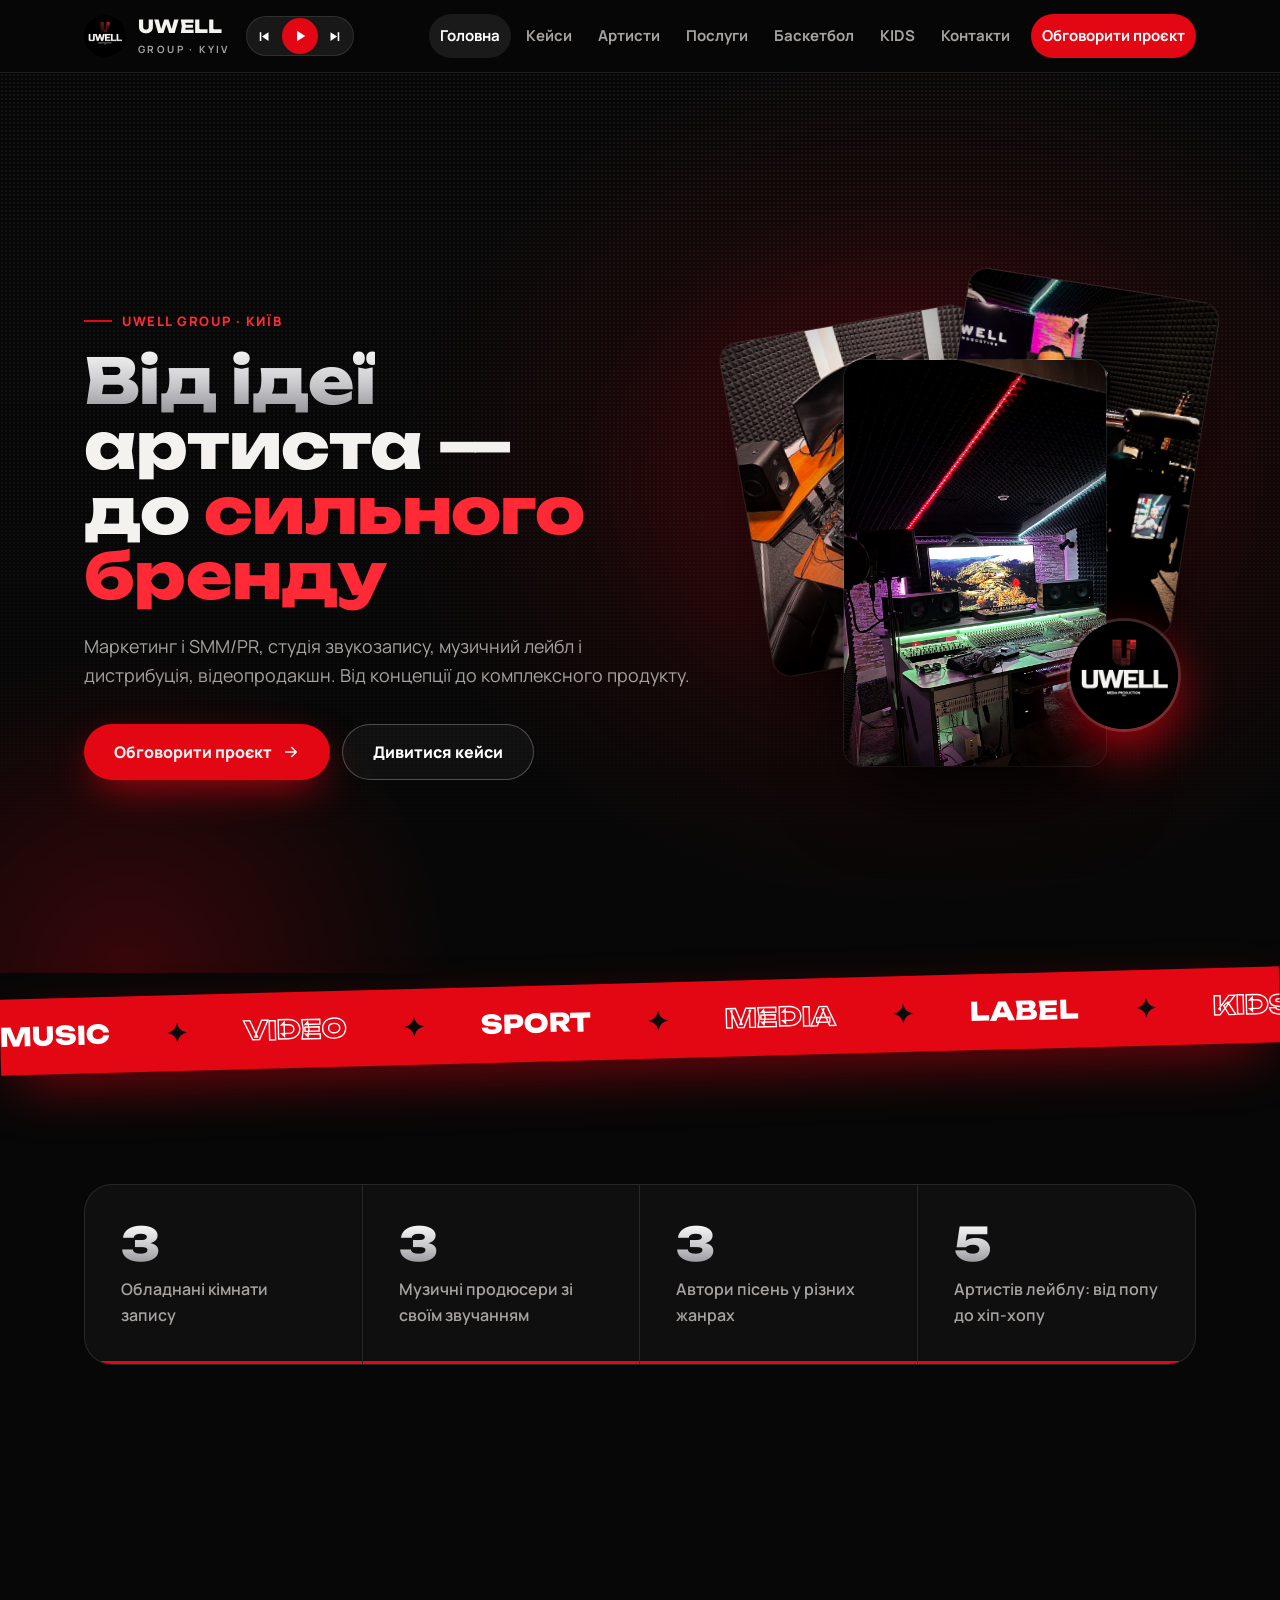
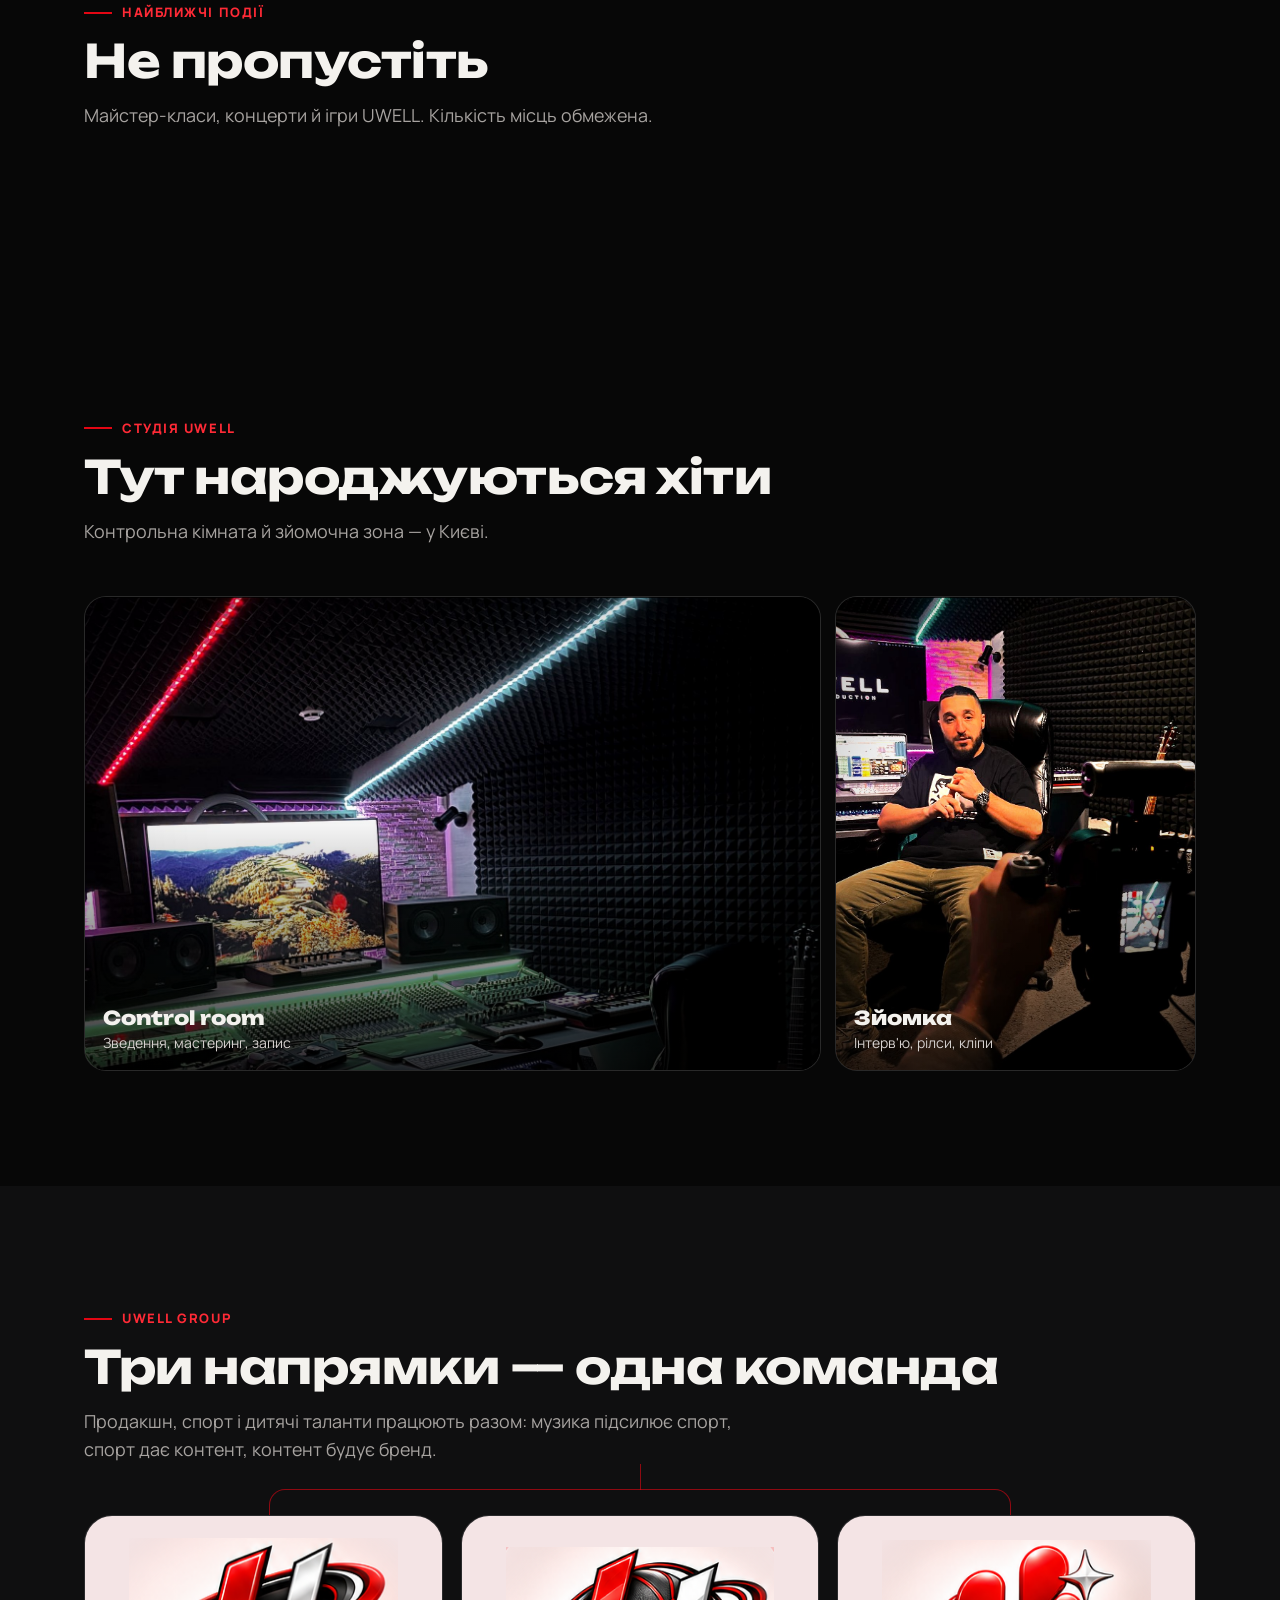
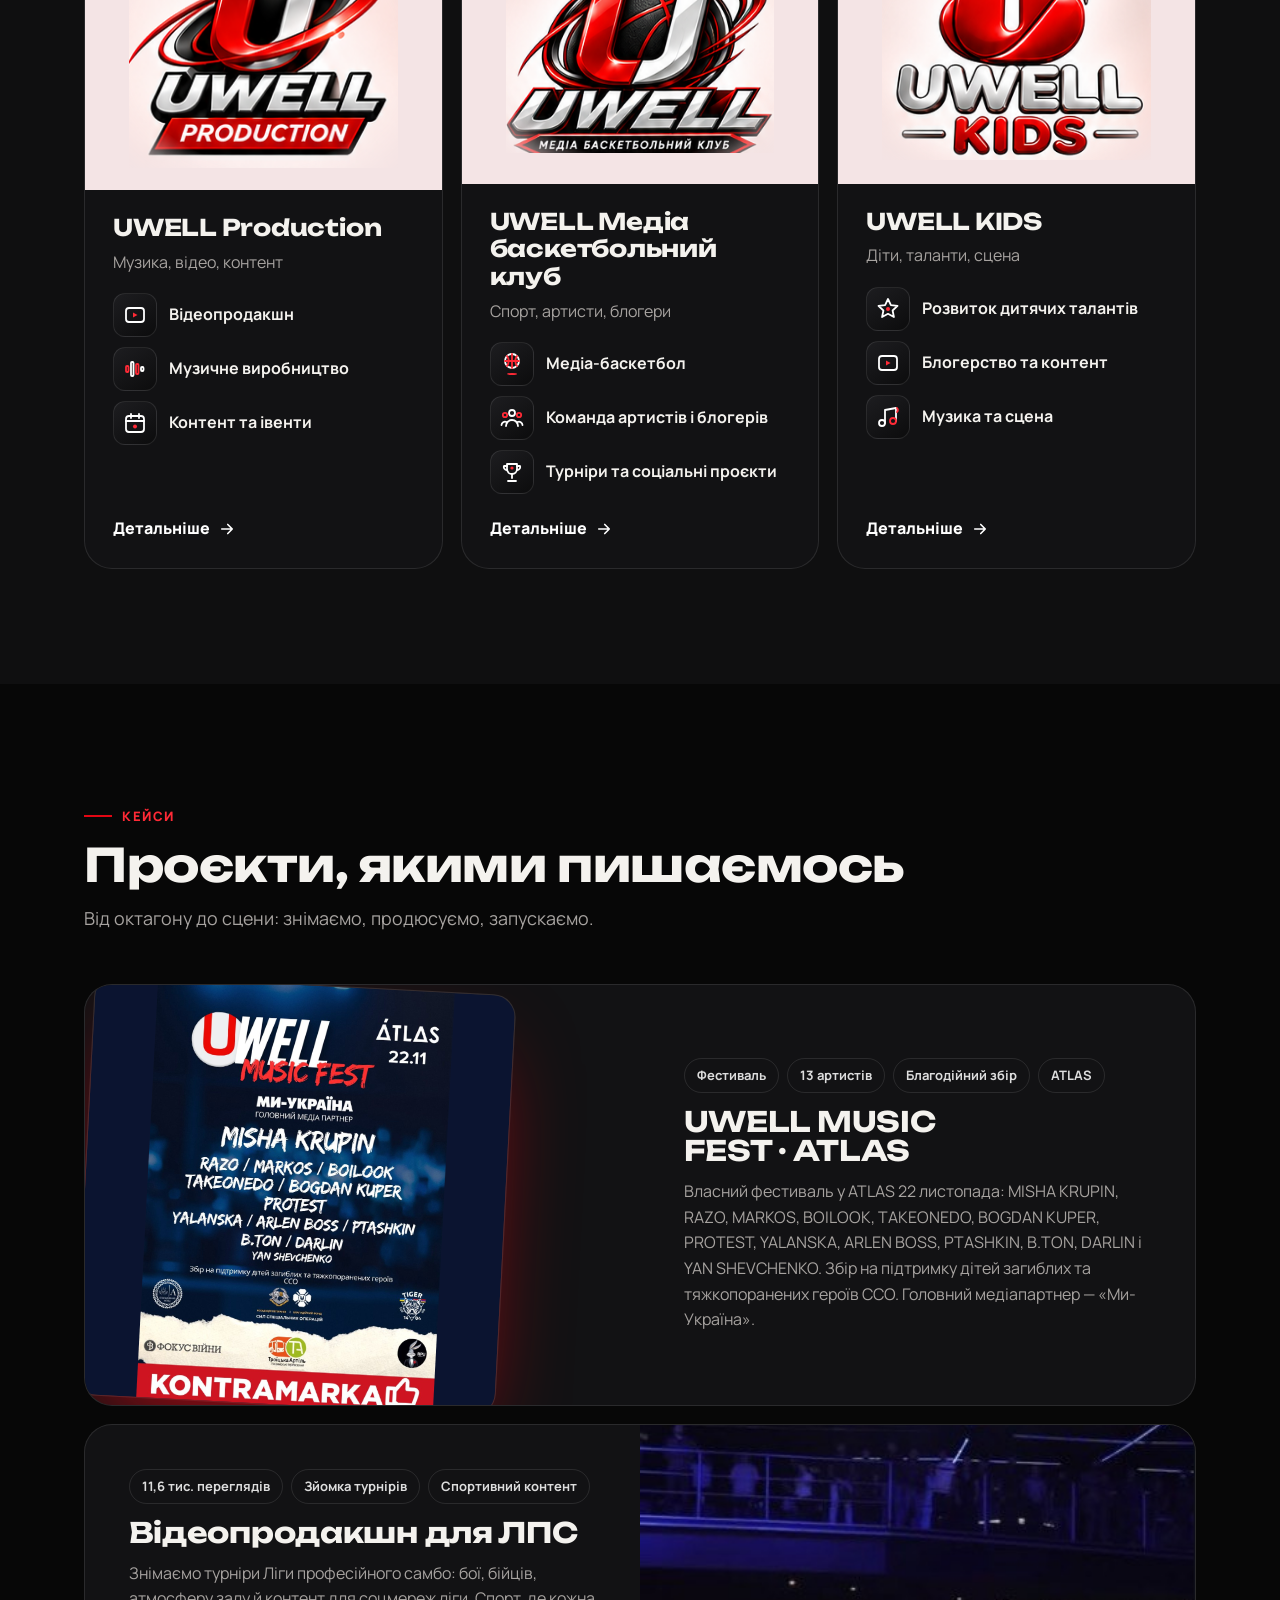
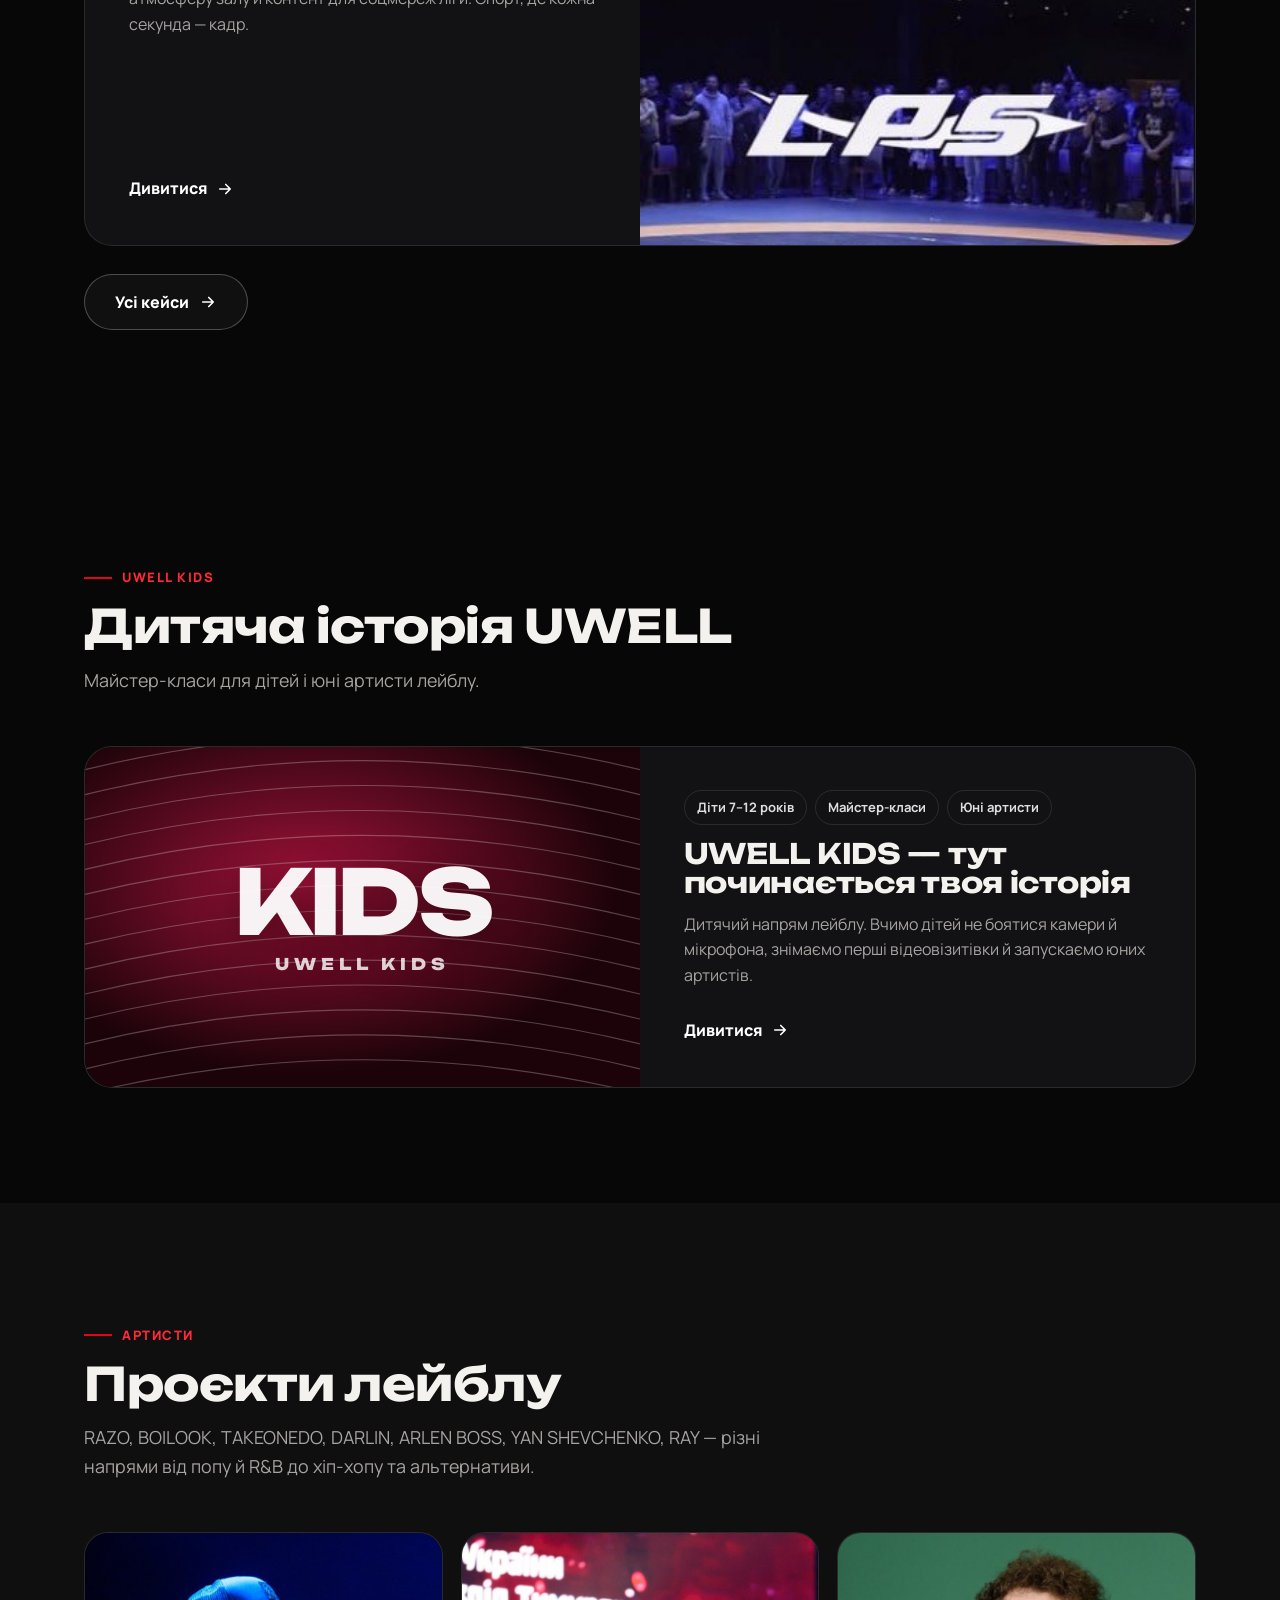
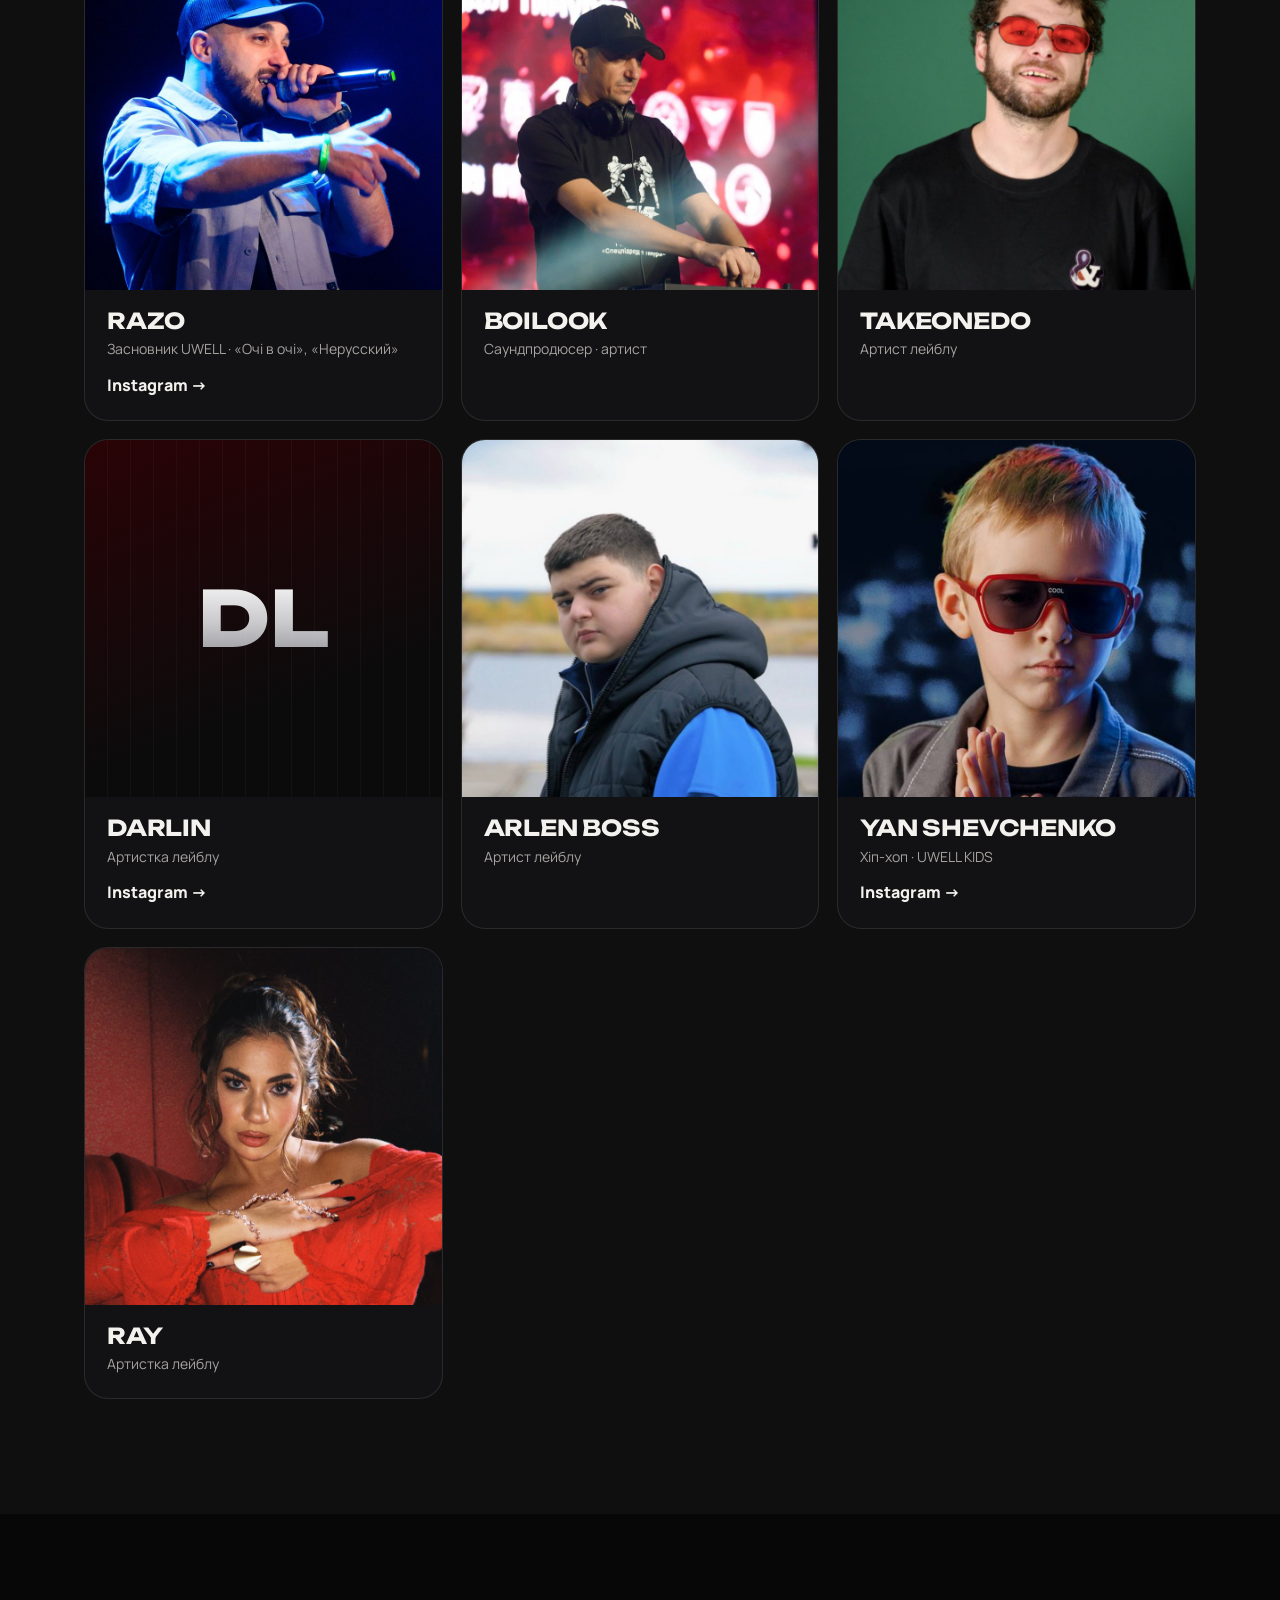
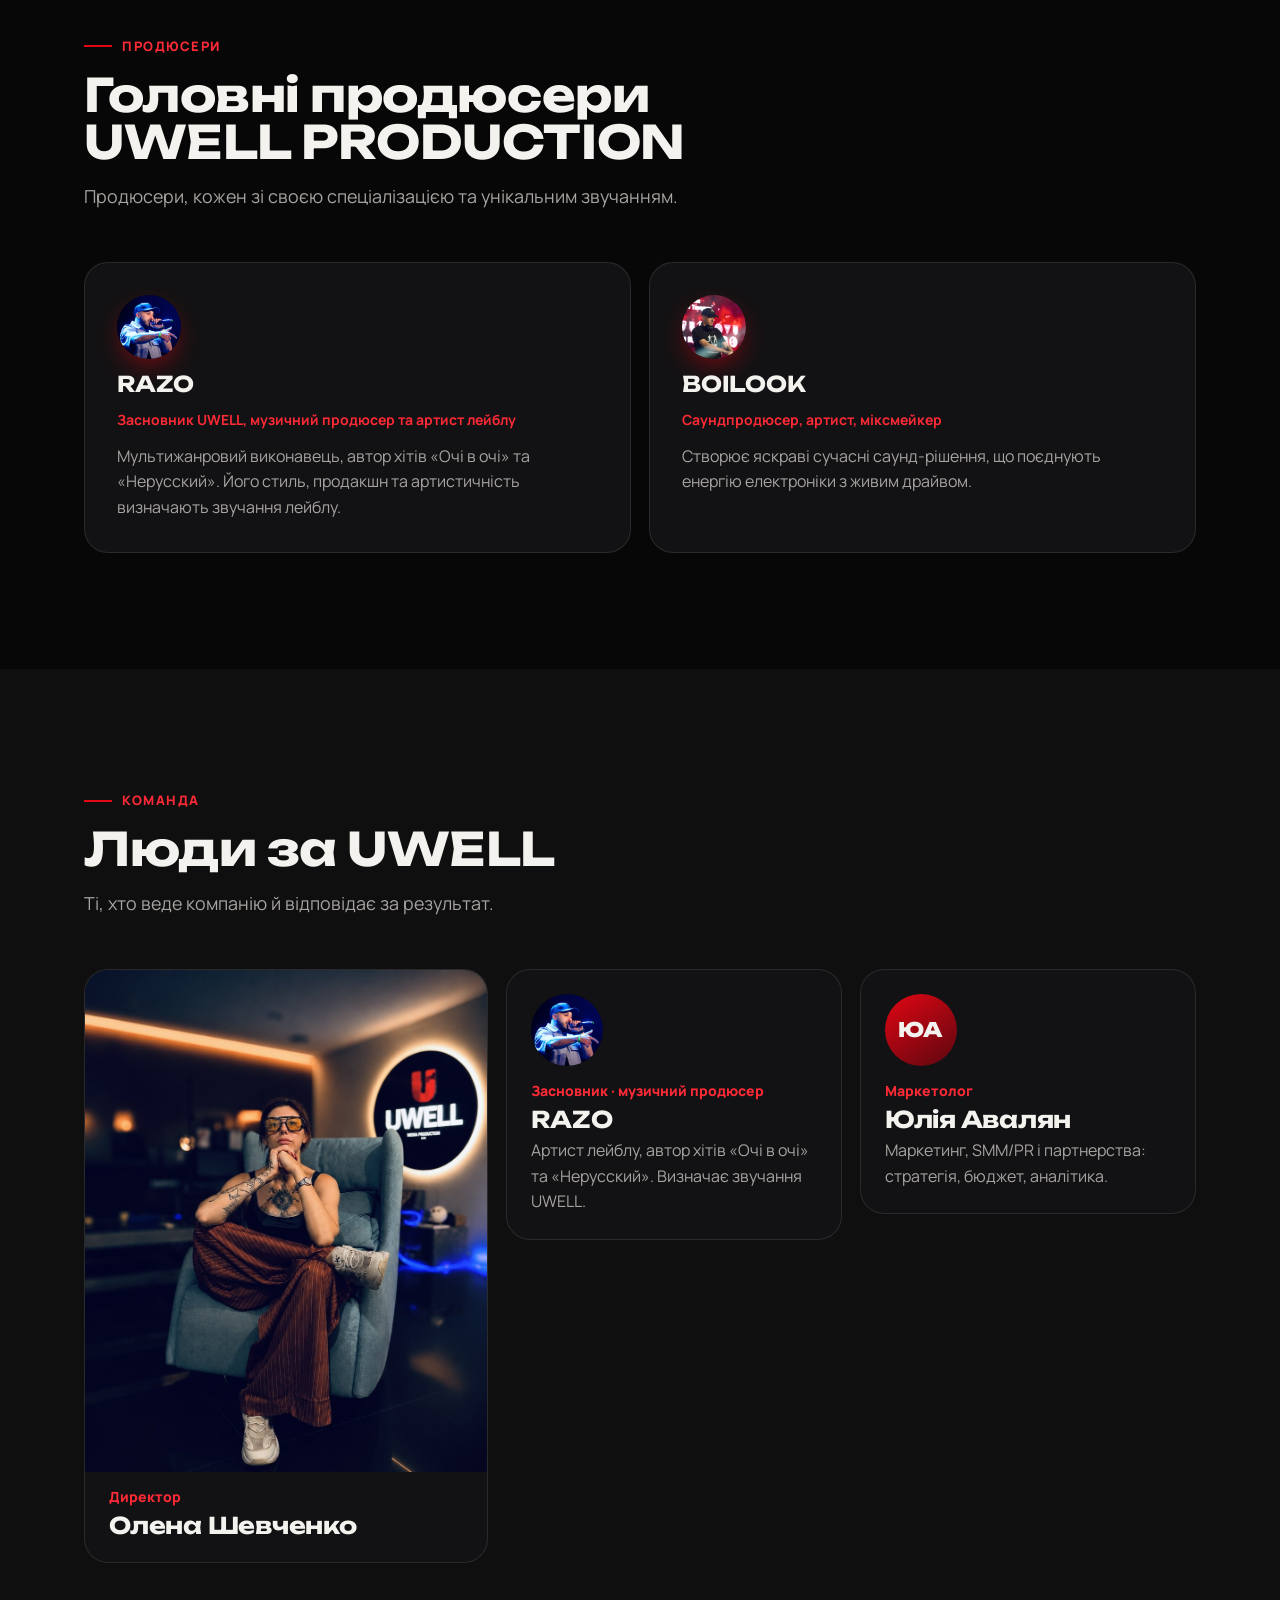
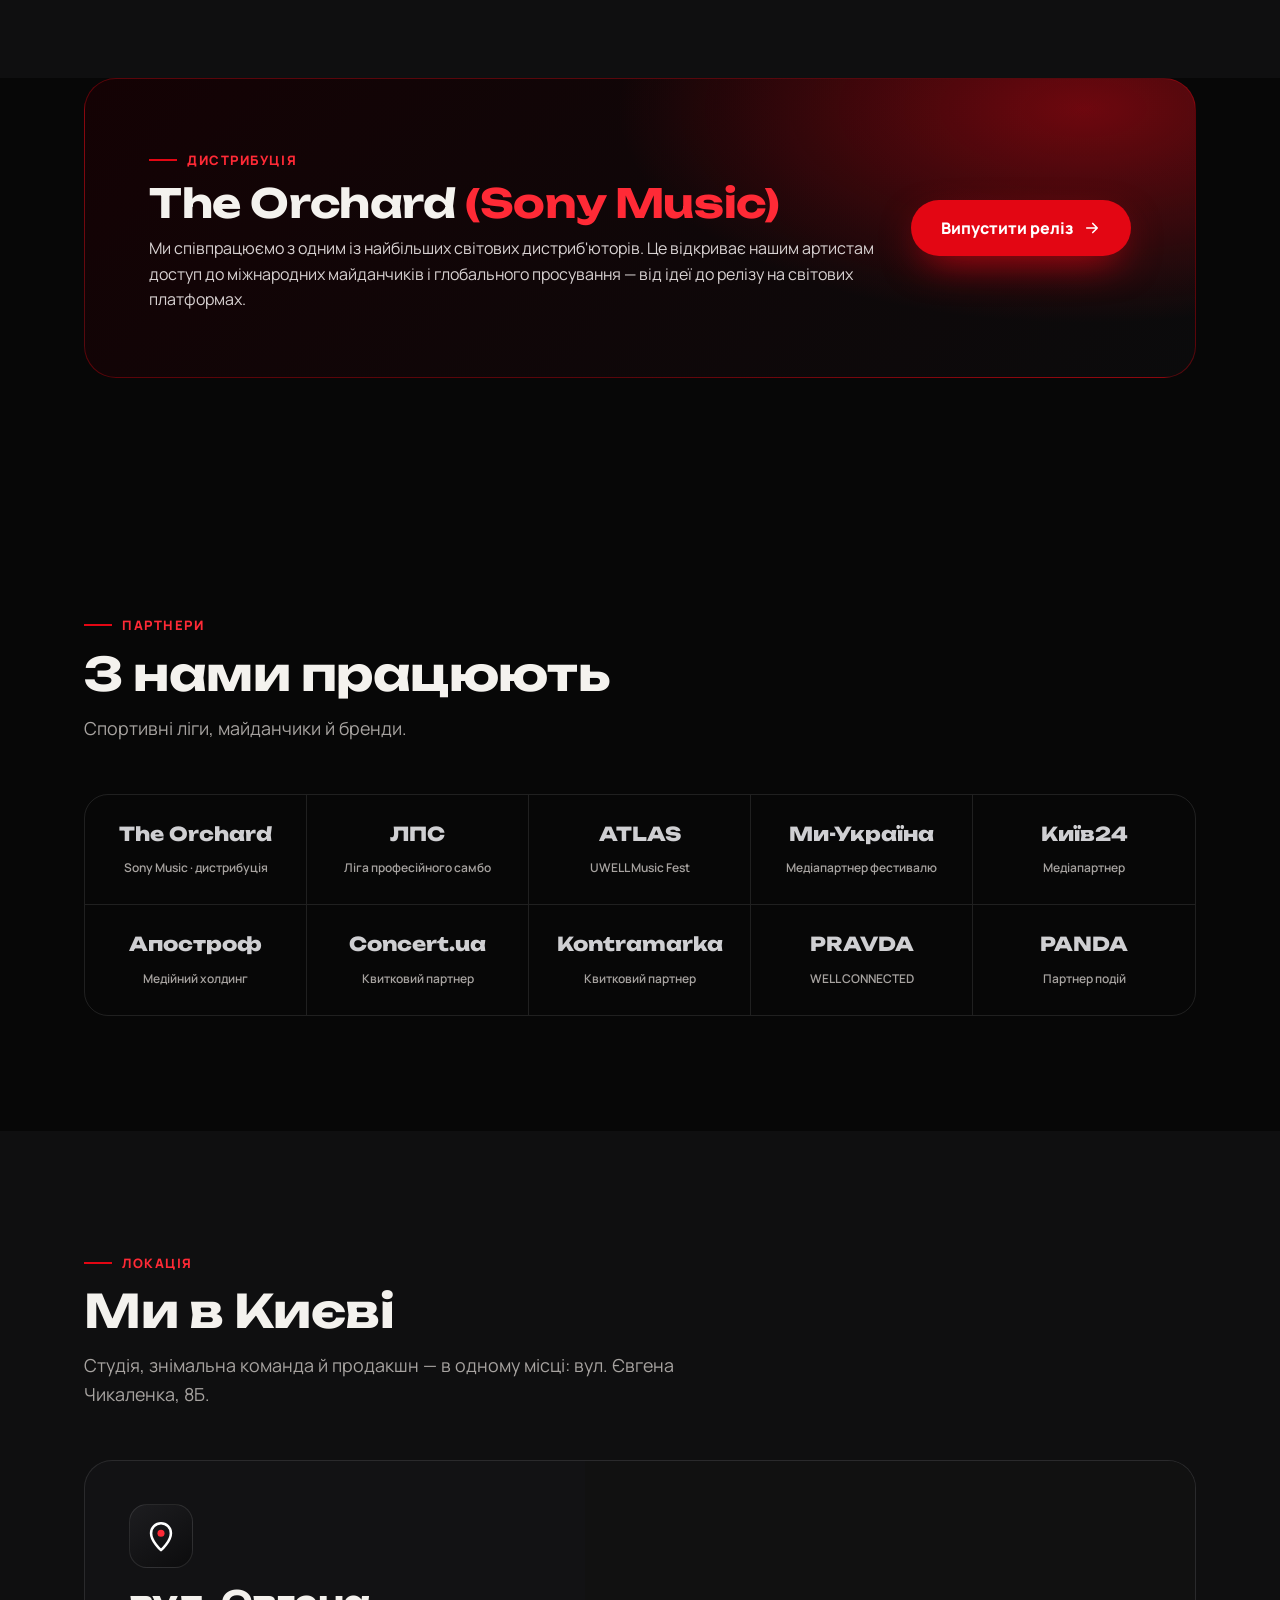
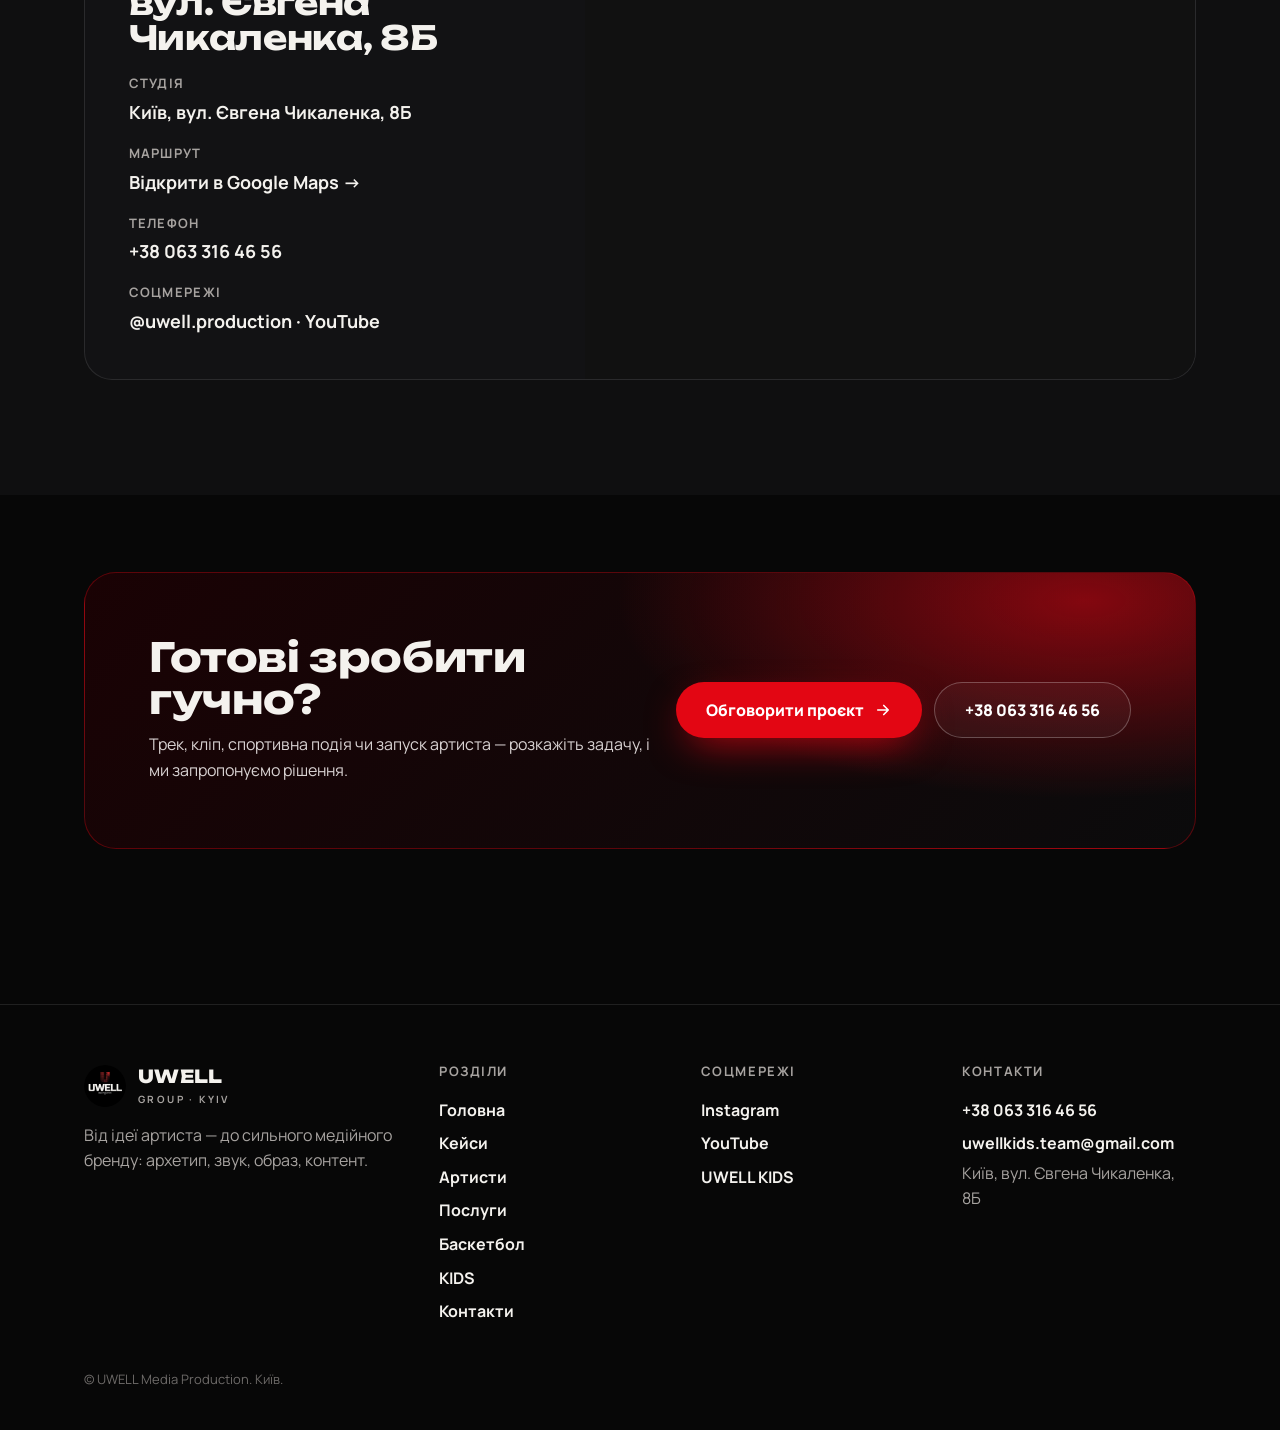
<file: index.html>
<!DOCTYPE html>
<html lang="uk">
<head>
<meta charset="utf-8">
<meta name="viewport" content="width=device-width,initial-scale=1,viewport-fit=cover">
<title>UWELL GROUP — продакшн, спорт, KIDS · Київ</title>
<meta name="description" content="UWELL GROUP, Київ: музичний лейбл, студія звукозапису, відео- та спортивний продакшн, медійна баскетбольна команда.">
<meta property="og:title" content="UWELL GROUP — продакшн, спорт, KIDS · Київ">
<meta property="og:description" content="UWELL GROUP, Київ: музичний лейбл, студія звукозапису, відео- та спортивний продакшн, медійна баскетбольна команда.">
<meta property="og:image" content="https://uwell.kyiv.ua/uwell-prod-logo.png">
<meta name="theme-color" content="#070707">
<link rel="icon" href="favicon.png">
<link rel="preconnect" href="https://fonts.googleapis.com">
<link href="https://fonts.googleapis.com/css2?family=Unbounded:wght@600;800&family=Manrope:wght@400;600;700;800&display=swap" rel="stylesheet">
<link rel="stylesheet" href="style.css?v=ff171145">
</head>
<body class="annc-on">
<div class="progress" id="prog"></div>
<div class="topwrap">
<div class="annc" id="annc" data-end="2026-11-28T16:00:00+02:00"><div class="wrap"><span class="live"></span><b><span class="lng">28 листопада</span><span class="sht">28.11</span></b><span class="t"><span class="tn">Зніми себе як профі!</span><span class="tx"> — UWELL KIDS, безкоштовно</span></span><a href="masterclasses"><span class="lng">Записатися</span><span class="sht">Запис</span> <svg viewBox="0 0 24 24" fill="none" stroke="currentColor" stroke-width="2.2" stroke-linecap="round" stroke-linejoin="round"><path d="M5 12h14M13 6l6 6-6 6"/></svg></a></div></div>
<header class="top" id="top"><div class="wrap">
  <a class="brand" href="./"><img src="uwell-prod-logo.png" alt="" width="42" height="42"><span><b>UWELL</b><small>GROUP · KYIV</small></span></a>
  <nav class="nav" aria-label="Меню"><a href="./" aria-current=page>Головна</a><a href="cases">Кейси</a><a href="artists">Артисти</a><a href="studio">Послуги</a><a href="basketball">Баскетбол</a><a href="kids">KIDS</a><a href="contacts">Контакти</a><a class="go" href="contacts#form">Обговорити проєкт</a></nav>
  <button class="burger" id="burger" aria-label="Меню" aria-expanded="false"><svg viewBox="0 0 24 24"><path d="M4 7h16M4 12h16M4 17h16"/></svg></button>
</div></header>
<nav class="mnav" id="mnav" aria-label="Мобільне меню"><a href="./" aria-current=page>Головна</a><a href="cases">Кейси</a><a href="artists">Артисти</a><a href="studio">Послуги</a><a href="basketball">Баскетбол</a><a href="kids">KIDS</a><a href="contacts">Контакти</a></nav>
</div>
<main>
<section class="hero"><div class="grain"></div><div class="wrap hgrid">
 <div class="rv">
  <div class="eq" aria-hidden="true"><i></i><i></i><i></i><i></i><i></i><i></i><i></i></div>
  <span class="eyebrow">UWELL GROUP · Київ</span>
  <h1 style="margin-top:16px"><span class="steel">Від ідеї</span> артиста — до <span class="r">сильного бренду</span></h1>
  <p class="lead">Маркетинг і SMM/PR, студія звукозапису, музичний лейбл і дистрибуція, відеопродакшн. Від концепції до комплексного продукту.</p>
  <div class="btns"><a class="btn" href="contacts#form">Обговорити проєкт <svg viewBox="0 0 24 24" fill="none" stroke="currentColor" stroke-width="2.2" stroke-linecap="round" stroke-linejoin="round"><path d="M5 12h14M13 6l6 6-6 6"/></svg></a><a class="btn ghost" href="cases">Дивитися кейси</a></div>
 </div>
 <div class="stack rv" aria-hidden="true"><div class="glow"></div><img class="p p1" src="hero-production.jpg" alt=""><img class="p p3" src="hero-shoot-side.jpg" alt=""><img class="p p2" src="hero-control-main.jpg" alt=""><img class="badge" src="uwell-prod-logo.png" alt=""></div>
</div></section>
<div class="marquee" aria-hidden="true"><div class="track"><span class="f">MUSIC</span><b>✦</b><span>VIDEO</span><b>✦</b><span class="f">SPORT</span><b>✦</b><span>MEDIA</span><b>✦</b><span class="f">LABEL</span><b>✦</b><span>KIDS</span><b>✦</b><span class="f">MUSIC</span><b>✦</b><span>VIDEO</span><b>✦</b><span class="f">SPORT</span><b>✦</b><span>MEDIA</span><b>✦</b><span class="f">LABEL</span><b>✦</b><span>KIDS</span><b>✦</b></div></div>
<section class="pad"><div class="wrap"><div class="facts rv">
 <div class="fact"><b data-to="3">0</b><span>Обладнані кімнати запису</span></div>
 <div class="fact"><b data-to="3">0</b><span>Музичні продюсери зі своїм звучанням</span></div>
 <div class="fact"><b data-to="3">0</b><span>Автори пісень у різних жанрах</span></div>
 <div class="fact"><b data-to="5">0</b><span>Артистів лейблу: від попу до хіп-хопу</span></div>
</div></div></section>
<section class="pad"><div class="wrap"><div class="rv" style="margin-bottom:clamp(28px,4vw,52px)"><span class="eyebrow">Найближчі події</span><h2 class="h2">Не пропустіть</h2><p class="lead">Майстер-класи, концерти й ігри UWELL. Кількість місць обмежена.</p></div><div class="grid"><div class="event rv" data-end="2026-11-28T16:00:00+02:00"><div class="date"><b>28</b><span>листопада</span></div>
<div><div class="tags" style="margin-bottom:10px"><span>UWELL KIDS</span><span>Субота, 14:00</span><span>Безкоштовно</span></div><h3>Зніми себе як профі!</h3><p>Безкоштовний майстер-клас із відеозйомки для дітей 7–12 років · Київ, вул. Чикаленка, 8</p></div>
<a class="btn" href="masterclasses">Записатися <svg viewBox="0 0 24 24" fill="none" stroke="currentColor" stroke-width="2.2" stroke-linecap="round" stroke-linejoin="round"><path d="M5 12h14M13 6l6 6-6 6"/></svg></a></div></div></div></section>
<section class="pad"><div class="wrap"><div class="rv" style="margin-bottom:clamp(28px,4vw,52px)"><span class="eyebrow">Студія UWELL</span><h2 class="h2">Тут народжуються хіти</h2><p class="lead">Контрольна кімната й зйомочна зона — у Києві.</p></div><div class="gal">
 <figure class="gl1 rv"><img src="studio-control.jpg" alt="Контрольна кімната студії UWELL" loading="lazy"><figcaption><b>Control room</b><span>Зведення, мастеринг, запис</span></figcaption></figure>
 <figure class="gl2 rv"><img src="studio-shoot.jpg" alt="Зйомка контенту на студії UWELL" loading="lazy"><figcaption><b>Зйомка</b><span>Інтерв'ю, рілси, кліпи</span></figcaption></figure>
</div></div></section>
<section class="pad" style="background:var(--bg2)"><div class="wrap"><div class="rv" style="margin-bottom:clamp(28px,4vw,52px)"><span class="eyebrow">UWELL GROUP</span><h2 class="h2">Три напрямки — одна команда</h2><p class="lead">Продакшн, спорт і дитячі таланти працюють разом: музика підсилює спорт, спорт дає контент, контент будує бренд.</p></div><div class="group"><div class="gline" aria-hidden="true"></div><div class="grid g3"><a class="div rv" href="studio"><div class="dl"><img src="div-production.png" alt="UWELL Production"></div><div class="db"><h3>UWELL Production</h3><p>Музика, відео, контент</p><ul><li><div class="ai a-rec"><svg viewBox="0 0 24 24"><rect x="3" y="5" width="18" height="14" rx="3"/><path class="fl" d="M10 9.5v5l4.5-2.5z"/></svg></div><span>Відеопродакшн</span></li><li><div class="ai a-bars"><svg viewBox="0 0 24 24"><rect x="3" y="9" width="2.5" height="6" rx="1" class="rd"/><rect x="8" y="5" width="2.5" height="14" rx="1"/><rect x="13" y="7" width="2.5" height="10" rx="1" class="rd"/><rect x="18" y="10" width="2.5" height="4" rx="1"/></svg></div><span>Музичне виробництво</span></li><li><div class="ai a-star"><svg viewBox="0 0 24 24"><rect x="3" y="5" width="18" height="16" rx="3"/><path d="M3 10h18M8 3v4M16 3v4"/><circle class="fl" cx="12" cy="15.5" r="2"/></svg></div><span>Контент та івенти</span></li></ul><span class="more">Детальніше <svg viewBox="0 0 24 24" fill="none" stroke="currentColor" stroke-width="2.2" stroke-linecap="round" stroke-linejoin="round"><path d="M5 12h14M13 6l6 6-6 6"/></svg></span></div></a><a class="div rv" href="basketball"><div class="dl"><img src="div-basketball.png" alt="UWELL Медіа баскетбольний клуб"></div><div class="db"><h3>UWELL Медіа баскетбольний клуб</h3><p>Спорт, артисти, блогери</p><ul><li><div class="ai a-ball"><svg viewBox="0 0 24 24"><g class="b"><circle cx="12" cy="9" r="7"/><path d="M5 9h14M12 2v14M7 4c2 3 2 7 0 10M17 4c-2 3-2 7 0 10" class="rd"/></g><ellipse class="sh fl" cx="12" cy="22" rx="5" ry="1"/></svg></div><span>Медіа-баскетбол</span></li><li><div class="ai a-pin"><svg viewBox="0 0 24 24"><g class="pn"><circle cx="12" cy="7" r="3"/><circle class="rd" cx="5" cy="9" r="2.2"/><circle class="rd" cx="19" cy="9" r="2.2"/></g><path d="M6 20a6 6 0 0 1 12 0M1.5 19a3.5 3.5 0 0 1 5-3M22.5 19a3.5 3.5 0 0 0-5-3"/></svg></div><span>Команда артистів і блогерів</span></li><li><div class="ai a-star"><svg viewBox="0 0 24 24"><path d="M7 4h10v5a5 5 0 0 1-10 0z"/><path d="M7 6H4a3 3 0 0 0 3 4M17 6h3a3 3 0 0 1-3 4M12 14v4M8 21h8"/><circle class="fl" cx="12" cy="8" r="1.6"/></svg></div><span>Турніри та соціальні проєкти</span></li></ul><span class="more">Детальніше <svg viewBox="0 0 24 24" fill="none" stroke="currentColor" stroke-width="2.2" stroke-linecap="round" stroke-linejoin="round"><path d="M5 12h14M13 6l6 6-6 6"/></svg></span></div></a><a class="div rv" href="kids"><div class="dl"><img src="div-kids.png" alt="UWELL KIDS"></div><div class="db"><h3>UWELL KIDS</h3><p>Діти, таланти, сцена</p><ul><li><div class="ai a-star"><svg viewBox="0 0 24 24"><path d="m12 2 2.9 6.1 6.6.8-4.9 4.6 1.3 6.5L12 16.8 6.1 20l1.3-6.5L2.5 8.9l6.6-.8z"/><circle class="fl" cx="12" cy="12" r="2"/></svg></div><span>Розвиток дитячих талантів</span></li><li><div class="ai a-rec"><svg viewBox="0 0 24 24"><rect x="3" y="5" width="18" height="14" rx="3"/><path class="fl" d="M10 9.5v5l4.5-2.5z"/></svg></div><span>Блогерство та контент</span></li><li><div class="ai a-mic"><svg viewBox="0 0 24 24"><path d="M9 18V5l11-2v13"/><circle cx="6" cy="18" r="3"/><circle class="rd" cx="17" cy="16" r="3"/><path class="w1 rd" d="M21 3a3 3 0 0 1 0 4"/></svg></div><span>Музика та сцена</span></li></ul><span class="more">Детальніше <svg viewBox="0 0 24 24" fill="none" stroke="currentColor" stroke-width="2.2" stroke-linecap="round" stroke-linejoin="round"><path d="M5 12h14M13 6l6 6-6 6"/></svg></span></div></a></div></div></div></section>
<section class="pad"><div class="wrap"><div class="rv" style="margin-bottom:clamp(28px,4vw,52px)"><span class="eyebrow">Кейси</span><h2 class="h2">Проєкти, якими пишаємось</h2><p class="lead">Від октагону до сцени: знімаємо, продюсуємо, запускаємо.</p></div><article class="case rv"><div class="vis photo clean poster" style="background-image:url(case-musicfest.jpg)"></div>
<div class="txt"><div class="tags"><span>Фестиваль</span><span>13 артистів</span><span>Благодійний збір</span><span>ATLAS</span></div><h3>UWELL MUSIC FEST · ATLAS</h3><p>Власний фестиваль у ATLAS 22 листопада: MISHA KRUPIN, RAZO, MARKOS, BOILOOK, TAKEONEDO, BOGDAN KUPER, PROTEST, YALANSKA, ARLEN BOSS, PTASHKIN, B.TON, DARLIN і YAN SHEVCHENKO. Збір на підтримку дітей загиблих та тяжкопоранених героїв ССО. Головний медіапартнер — «Ми-Україна».</p></div></article><article class="case rv"><div class="vis photo clean" style="background-image:url(case-lps.jpg)"></div>
<div class="txt"><div class="tags"><span>11,6 тис. переглядів</span><span>Зйомка турнірів</span><span>Спортивний контент</span></div><h3>Відеопродакшн для ЛПС</h3><p>Знімаємо турніри Ліги професійного самбо: бої, бійців, атмосферу залу й контент для соцмереж ліги. Спорт, де кожна секунда — кадр.</p><a class="more" href="https://www.instagram.com/liga_lps_ua/">Дивитися <svg viewBox="0 0 24 24" fill="none" stroke="currentColor" stroke-width="2.2" stroke-linecap="round" stroke-linejoin="round"><path d="M5 12h14M13 6l6 6-6 6"/></svg></a></div></article><div class="rv" style="margin-top:28px"><a class="btn ghost" href="cases">Усі кейси <svg viewBox="0 0 24 24" fill="none" stroke="currentColor" stroke-width="2.2" stroke-linecap="round" stroke-linejoin="round"><path d="M5 12h14M13 6l6 6-6 6"/></svg></a></div></div></section>
<section class="pad"><div class="wrap"><div class="rv" style="margin-bottom:clamp(28px,4vw,52px)"><span class="eyebrow">UWELL KIDS</span><h2 class="h2">Дитяча історія UWELL</h2><p class="lead">Майстер-класи для дітей і юні артисти лейблу.</p></div><article class="case rv"><div class="vis kidtxt"><svg class="bg" viewBox="0 0 400 300" preserveAspectRatio="none"><g stroke="#fff" stroke-width="1" fill="none"><path d="M0 20 Q200 -40 400 20"/><path d="M0 42 Q200 -18 400 42"/><path d="M0 64 Q200 4 400 64"/><path d="M0 86 Q200 26 400 86"/><path d="M0 108 Q200 48 400 108"/><path d="M0 130 Q200 70 400 130"/><path d="M0 152 Q200 92 400 152"/><path d="M0 174 Q200 114 400 174"/><path d="M0 196 Q200 136 400 196"/><path d="M0 218 Q200 158 400 218"/><path d="M0 240 Q200 180 400 240"/><path d="M0 262 Q200 202 400 262"/><path d="M0 284 Q200 224 400 284"/><path d="M0 306 Q200 246 400 306"/></g></svg><div class="big">KIDS<small>UWELL KIDS</small></div></div>
<div class="txt"><div class="tags"><span>Діти 7–12 років</span><span>Майстер-класи</span><span>Юні артисти</span></div><h3>UWELL KIDS — тут починається твоя історія</h3><p>Дитячий напрям лейблу. Вчимо дітей не боятися камери й мікрофона, знімаємо перші відеовізитівки й запускаємо юних артистів.</p><a class="more" href="kids">Дивитися <svg viewBox="0 0 24 24" fill="none" stroke="currentColor" stroke-width="2.2" stroke-linecap="round" stroke-linejoin="round"><path d="M5 12h14M13 6l6 6-6 6"/></svg></a></div></article></div></section>
<section class="pad" style="background:var(--bg2)"><div class="wrap"><div class="rv" style="margin-bottom:clamp(28px,4vw,52px)"><span class="eyebrow">Артисти</span><h2 class="h2">Проєкти лейблу</h2><p class="lead">RAZO, BOILOOK, TAKEONEDO, DARLIN, ARLEN BOSS, YAN SHEVCHENKO, RAY — різні напрями від попу й R&B до хіп-хопу та альтернативи.</p></div><div class="grid g3"><div class="artist rv"><div class="ph has"><img src="artist-razo.jpg" alt="RAZO" loading=lazy></div><div class="bd"><h3>RAZO</h3><p>Засновник UWELL · «Очі в очі», «Нерусский»</p><a href="https://www.instagram.com/razo.avalian/">Instagram →</a></div></div><div class="artist rv"><div class="ph has"><img src="artist-boilook.jpg" alt="BOILOOK" loading=lazy></div><div class="bd"><h3>BOILOOK</h3><p>Саундпродюсер · артист</p></div></div><div class="artist rv"><div class="ph has"><img src="artist-takeonedo.jpg" alt="TAKEONEDO" loading=lazy></div><div class="bd"><h3>TAKEONEDO</h3><p>Артист лейблу</p></div></div><div class="artist rv"><div class="ph"><b>DL</b></div><div class="bd"><h3>DARLIN</h3><p>Артистка лейблу</p><a href="https://www.instagram.com/darlin.music88/">Instagram →</a></div></div><div class="artist rv"><div class="ph has"><img src="artist-arlen.jpg" alt="ARLEN BOSS" loading=lazy></div><div class="bd"><h3>ARLEN BOSS</h3><p>Артист лейблу</p></div></div><div class="artist rv"><div class="ph has"><img src="artist-yan.jpg" alt="YAN SHEVCHENKO" loading=lazy></div><div class="bd"><h3>YAN SHEVCHENKO</h3><p>Хіп-хоп · UWELL KIDS</p><a href="https://www.instagram.com/yan.shevchenko/">Instagram →</a></div></div><div class="artist rv"><div class="ph has"><img src="artist-ray.jpg" alt="RAY" loading=lazy></div><div class="bd"><h3>RAY</h3><p>Артистка лейблу</p></div></div></div></div></section>
<section class="pad"><div class="wrap"><div class="rv" style="margin-bottom:clamp(28px,4vw,52px)"><span class="eyebrow">Продюсери</span><h2 class="h2">Головні продюсери UWELL PRODUCTION</h2><p class="lead">Продюсери, кожен зі своєю спеціалізацією та унікальним звучанням.</p></div><div class="grid g2"><div class="card prod rv"><img class=pav src=artist-razo.jpg alt=''><h3>RAZO</h3><span class="role">Засновник UWELL, музичний продюсер та артист лейблу</span><p>Мультижанровий виконавець, автор хітів «Очі в очі» та «Нерусский». Його стиль, продакшн та артистичність визначають звучання лейблу.</p></div><div class="card prod rv"><img class=pav src=artist-boilook.jpg alt=''><h3>BOILOOK</h3><span class="role">Саундпродюсер, артист, міксмейкер</span><p>Створює яскраві сучасні саунд-рішення, що поєднують енергію електроніки з живим драйвом.</p></div></div></div></section>
<section class="pad" style="background:var(--bg2)"><div class="wrap"><div class="rv" style="margin-bottom:clamp(28px,4vw,52px)"><span class="eyebrow">Команда</span><h2 class="h2">Люди за UWELL</h2><p class="lead">Ті, хто веде компанію й відповідає за результат.</p></div><div class="team">
 <div class="tm tmain rv"><div class="tph"><img src="team-olena.jpg" alt="Олена Шевченко, директор UWELL" loading="lazy"></div><div class="tb"><span class="role">Директор</span><h3>Олена Шевченко</h3></div></div>
 <div class="tm rv"><img class="pav" src="artist-razo.jpg" alt="RAZO"><div class="tb"><span class="role">Засновник · музичний продюсер</span><h3>RAZO</h3><p>Артист лейблу, автор хітів «Очі в очі» та «Нерусский». Визначає звучання UWELL.</p></div></div>
 <div class="tm rv"><div class="pav">ЮА</div><div class="tb"><span class="role">Маркетолог</span><h3>Юлія Авалян</h3><p>Маркетинг, SMM/PR і партнерства: стратегія, бюджет, аналітика.</p></div></div>
</div></div></section>
<section class="pad" style="padding-top:0"><div class="wrap"><div class="cta-band orch rv"><div><span class="eyebrow">Дистрибуція</span><h2 style="margin-top:12px">The Orchard <span style="color:var(--red2)">(Sony Music)</span></h2><p>Ми співпрацюємо з одним із найбільших світових дистриб'юторів. Це відкриває нашим артистам доступ до міжнародних майданчиків і глобального просування — від ідеї до релізу на світових платформах.</p></div><div class="btns"><a class="btn" href="contacts#form">Випустити реліз <svg viewBox="0 0 24 24" fill="none" stroke="currentColor" stroke-width="2.2" stroke-linecap="round" stroke-linejoin="round"><path d="M5 12h14M13 6l6 6-6 6"/></svg></a></div></div></div></section>
<section class="pad"><div class="wrap"><div class="rv" style="margin-bottom:clamp(28px,4vw,52px)"><span class="eyebrow">Партнери</span><h2 class="h2">З нами працюють</h2><p class="lead">Спортивні ліги, майданчики й бренди.</p></div><div class="partners rv"><div>The Orchard<small>Sony Music · дистрибуція</small></div><div>ЛПС<small>Ліга професійного самбо</small></div><div>ATLAS<small>UWELL Music Fest</small></div><div>Ми-Україна<small>Медіапартнер фестивалю</small></div><div>Київ24<small>Медіапартнер</small></div><div>Апостроф<small>Медійний холдинг</small></div><div>Concert.ua<small>Квитковий партнер</small></div><div>Kontramarka<small>Квитковий партнер</small></div><div>PRAVDA<small>WELL CONNECTED</small></div><div>PANDA<small>Партнер подій</small></div></div></div></section>
<section class="pad" style="background:var(--bg2)"><div class="wrap"><div class="rv" style="margin-bottom:clamp(28px,4vw,52px)"><span class="eyebrow">Локація</span><h2 class="h2">Ми в Києві</h2><p class="lead">Студія, знімальна команда й продакшн — в одному місці: вул. Євгена Чикаленка, 8Б.</p></div><div class="loc rv"><div class="info"><div class="ai a-pin"><svg viewBox="0 0 24 24"><g class="pn"><path d="M12 22s7-6.2 7-12a7 7 0 0 0-14 0c0 5.8 7 12 7 12z"/><circle class="fl" cx="12" cy="10" r="2.5"/></g></svg></div><h3 style="font-size:clamp(24px,2.6vw,34px)">вул. Євгена Чикаленка, 8Б</h3>
<dl><div><dt>Студія</dt><dd>Київ, вул. Євгена Чикаленка, 8Б</dd></div>
<div><dt>Маршрут</dt><dd><a href="https://www.google.com/maps/search/?api=1&query=%D0%B2%D1%83%D0%BB%D0%B8%D1%86%D1%8F%20%D0%84%D0%B2%D0%B3%D0%B5%D0%BD%D0%B0%20%D0%A7%D0%B8%D0%BA%D0%B0%D0%BB%D0%B5%D0%BD%D0%BA%D0%B0%2C%208%D0%91%2C%20%D0%9A%D0%B8%D1%97%D0%B2">Відкрити в Google Maps →</a></dd></div>
<div><dt>Телефон</dt><dd><a href="tel:+380633164656">+38 063 316 46 56</a></dd></div>
<div><dt>Соцмережі</dt><dd><a href="https://www.instagram.com/uwell.production/">@uwell.production</a> · <a href="https://www.youtube.com/@uwellprod">YouTube</a></dd></div></dl></div>
<div class="map"><iframe title="Мапа: вул. Євгена Чикаленка, 8Б, Київ" loading="lazy" src="https://www.google.com/maps?q=%D0%B2%D1%83%D0%BB%D0%B8%D1%86%D1%8F%20%D0%84%D0%B2%D0%B3%D0%B5%D0%BD%D0%B0%20%D0%A7%D0%B8%D0%BA%D0%B0%D0%BB%D0%B5%D0%BD%D0%BA%D0%B0%2C%208%D0%91%2C%20%D0%9A%D0%B8%D1%97%D0%B2&z=17&output=embed"></iframe></div></div></div></section>
<div style="height:clamp(40px,6vw,80px)"></div>
<section class="pad" style="padding-top:0"><div class="wrap"><div class="cta-band rv">
 <div><h2>Готові зробити гучно?</h2><p>Трек, кліп, спортивна подія чи запуск артиста — розкажіть задачу, і ми запропонуємо рішення.</p></div>
 <div class="btns"><a class="btn" href="contacts#form">Обговорити проєкт <svg viewBox="0 0 24 24" fill="none" stroke="currentColor" stroke-width="2.2" stroke-linecap="round" stroke-linejoin="round"><path d="M5 12h14M13 6l6 6-6 6"/></svg></a><a class="btn ghost" href="tel:+380633164656">+38 063 316 46 56</a></div>
</div></div></section>
</main>
<footer><div class="wrap">
  <div class="fgrid4">
    <div><a class="brand" href="./"><img src="uwell-prod-logo.png" alt="" width="42" height="42"><span><b>UWELL</b><small>GROUP · KYIV</small></span></a>
      <p>Від ідеї артиста — до сильного медійного бренду: архетип, звук, образ, контент.</p></div>
    <div><h4>Розділи</h4><a href="./">Головна</a><a href="cases">Кейси</a><a href="artists">Артисти</a><a href="studio">Послуги</a><a href="basketball">Баскетбол</a><a href="kids">KIDS</a><a href="contacts">Контакти</a></div>
    <div><h4>Соцмережі</h4><a href="https://www.instagram.com/uwell.production/">Instagram</a><a href="https://www.youtube.com/@uwellprod">YouTube</a><a href="https://www.instagram.com/uwell.kids/">UWELL KIDS</a></div>
    <div><h4>Контакти</h4><a href="tel:+380633164656">+38 063 316 46 56</a><a href="mailto:uwellkids.team@gmail.com">uwellkids.team@gmail.com</a><span style="color:var(--mute)">Київ, вул. Євгена Чикаленка, 8Б</span></div>
  </div>
  <div class="copy">© UWELL Media Production. Київ.</div>
</div></footer>
<script>
{
const top=document.getElementById('top');
const onS=()=>top.classList.toggle('solid',scrollY>20);onS();addEventListener('scroll',onS,{passive:true});
const b=document.getElementById('burger'),m=document.getElementById('mnav');
b.addEventListener('click',()=>{const o=m.classList.toggle('open');b.setAttribute('aria-expanded',o)});
const io=new IntersectionObserver(es=>es.forEach(e=>{if(e.isIntersecting){e.target.classList.add('in');io.unobserve(e.target)}}),{threshold:.12});
document.querySelectorAll('.rv').forEach(el=>io.observe(el));
const co=new IntersectionObserver(es=>es.forEach(e=>{if(!e.isIntersecting)return;const el=e.target,to=+el.dataset.to,suf=el.dataset.suf||'';let t0=null;
  const step=t=>{t0??=t;const k=Math.min(1,(t-t0)/1200);el.textContent=Math.round(to*(1-(1-k)**3))+suf;if(k<1)requestAnimationFrame(step)};
  if(matchMedia('(prefers-reduced-motion: reduce)').matches)el.textContent=to+suf;else requestAnimationFrame(step);co.unobserve(el)}),{threshold:.5});
document.querySelectorAll('[data-to]').forEach(el=>co.observe(el));
document.querySelectorAll('[data-end]').forEach(el=>{if(Date.now()>Date.parse(el.dataset.end)){el.remove()}});if(!document.getElementById('annc'))document.body.classList.remove('annc-on');
const pr=document.getElementById('prog');addEventListener('scroll',()=>{const h=document.documentElement;pr.style.transform='scaleX('+(h.scrollTop/(h.scrollHeight-h.clientHeight||1))+')'},{passive:true});
document.querySelectorAll('.card,.div,.artist,.case').forEach(c=>c.addEventListener('pointermove',e=>{const r=c.getBoundingClientRect();c.style.setProperty('--mx',(e.clientX-r.left)+'px');c.style.setProperty('--my',(e.clientY-r.top)+'px')}));
const st=document.querySelector('.stack');if(st&&matchMedia('(pointer:fine)').matches)addEventListener('pointermove',e=>{const x=e.clientX/innerWidth-.5,y=e.clientY/innerHeight-.5;st.style.setProperty('--rx',(-y*8)+'deg');st.style.setProperty('--ry',(x*10)+'deg')});
}
</script>

<script src="music/player.js?v=6"></script>
</body>
</html>
</file>
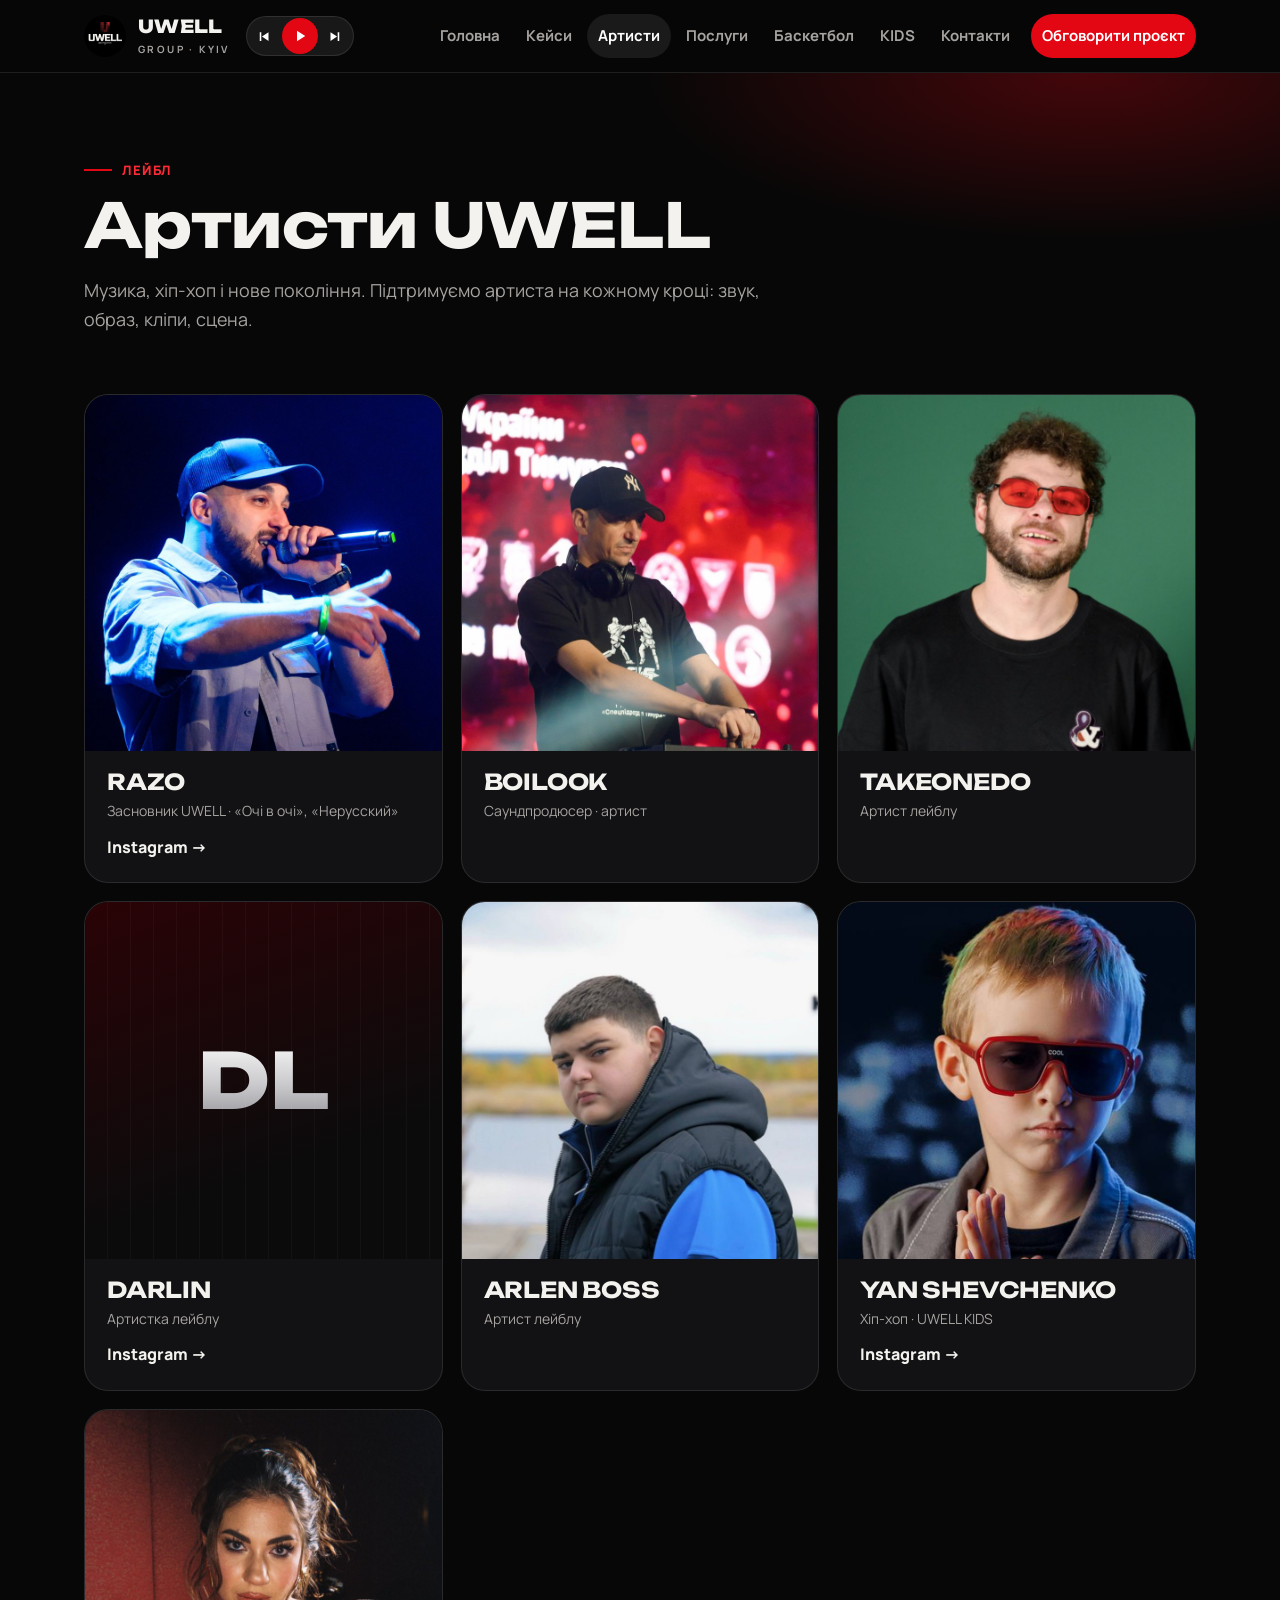
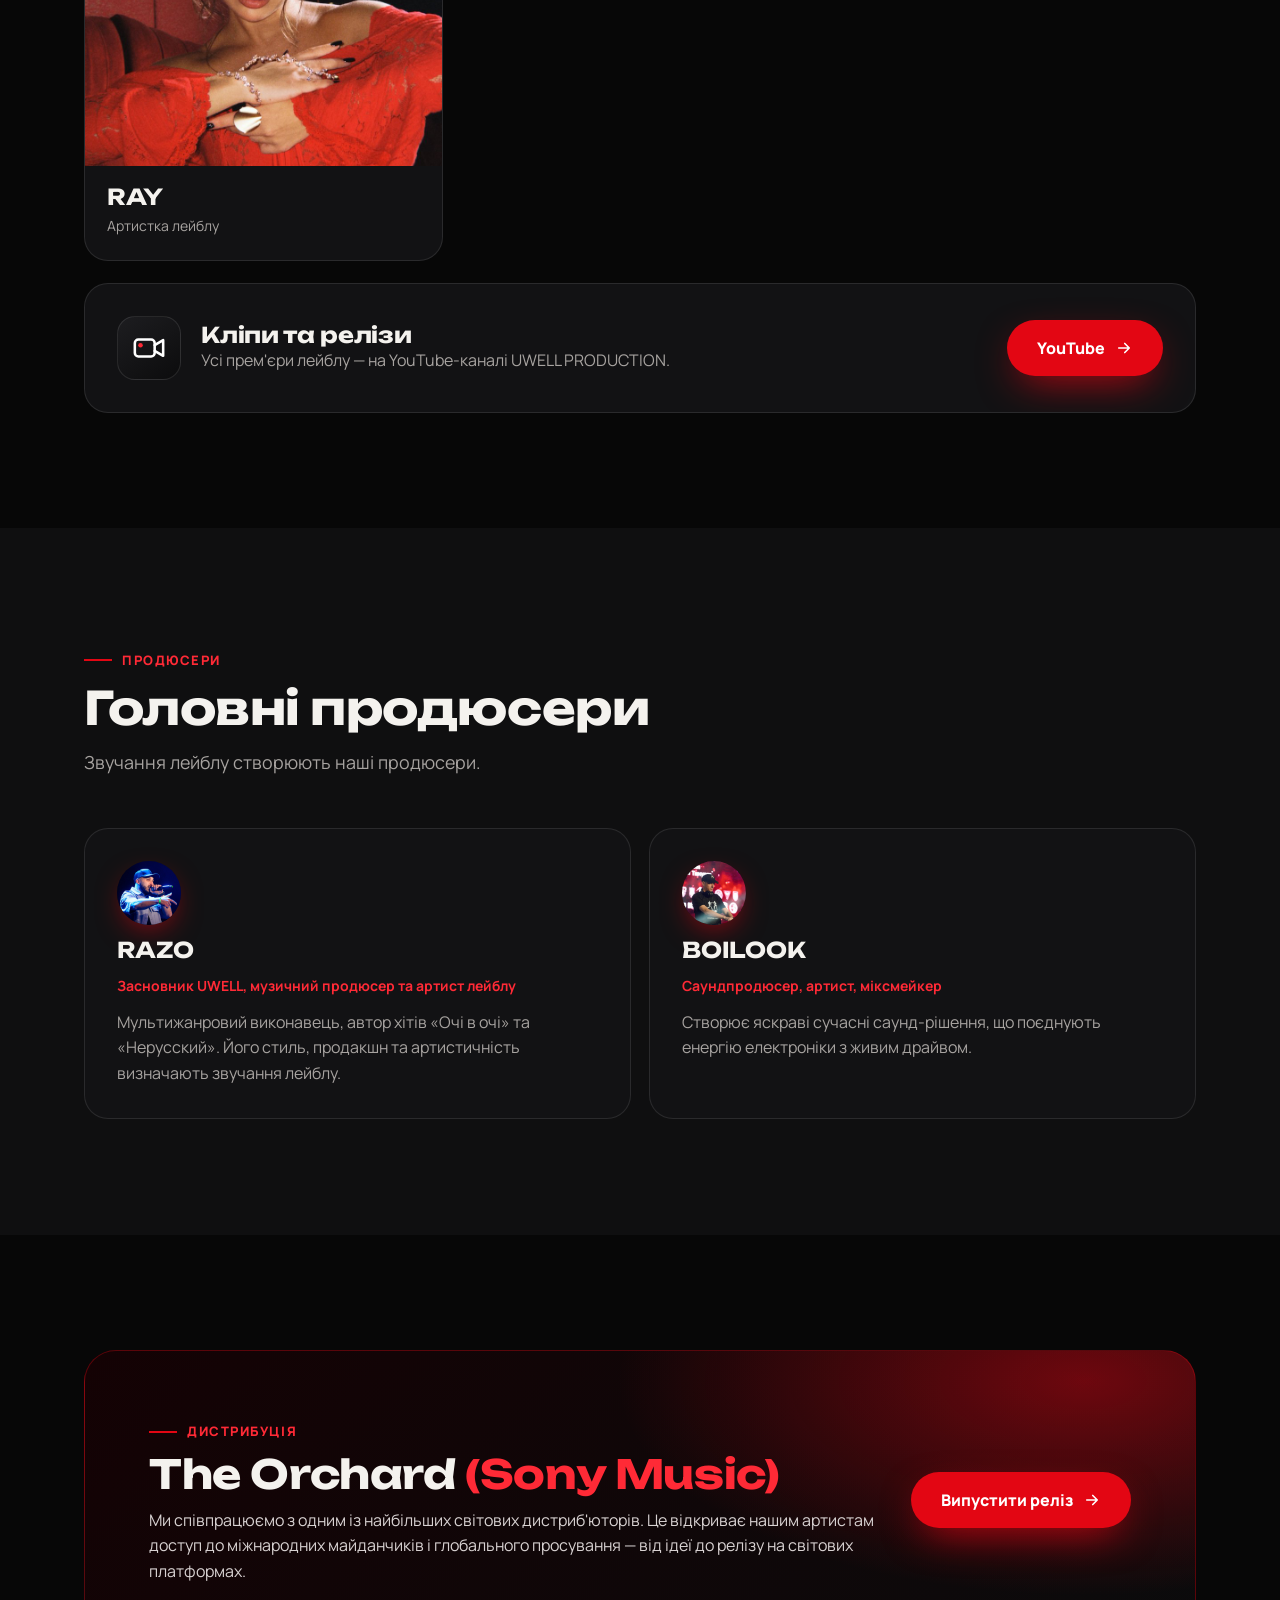
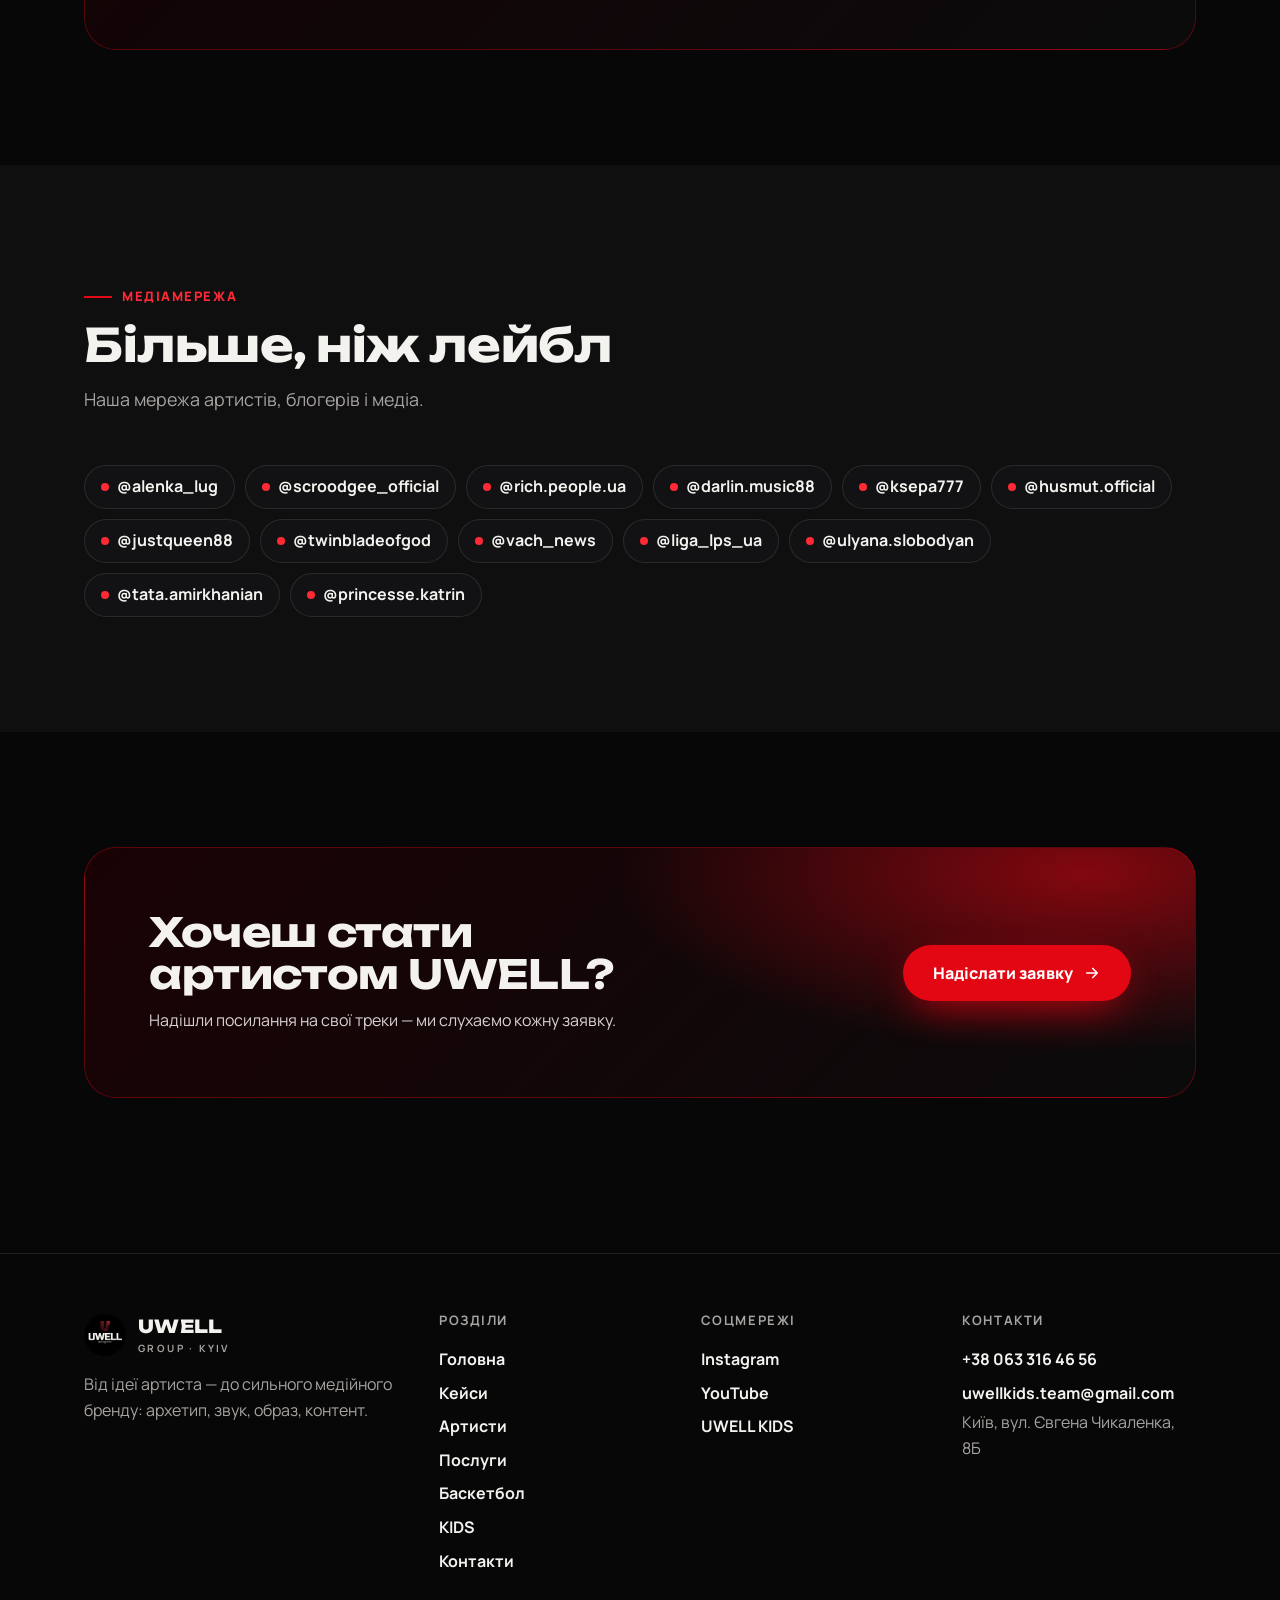
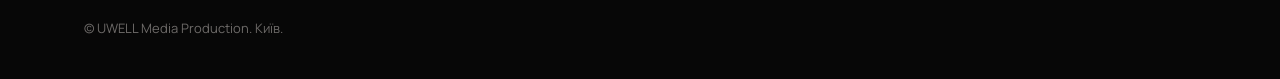
<file: artists.html>
<!DOCTYPE html>
<html lang="uk">
<head>
<meta charset="utf-8">
<meta name="viewport" content="width=device-width,initial-scale=1,viewport-fit=cover">
<title>Артисти — UWELL</title>
<meta name="description" content="UWELL GROUP, Київ: музичний лейбл, студія звукозапису, відео- та спортивний продакшн, медійна баскетбольна команда.">
<meta property="og:title" content="Артисти — UWELL">
<meta property="og:description" content="UWELL GROUP, Київ: музичний лейбл, студія звукозапису, відео- та спортивний продакшн, медійна баскетбольна команда.">
<meta property="og:image" content="https://uwell.kyiv.ua/uwell-prod-logo.png">
<meta name="theme-color" content="#070707">
<link rel="icon" href="favicon.png">
<link rel="preconnect" href="https://fonts.googleapis.com">
<link href="https://fonts.googleapis.com/css2?family=Unbounded:wght@600;800&family=Manrope:wght@400;600;700;800&display=swap" rel="stylesheet">
<link rel="stylesheet" href="style.css?v=ff171145">
</head>
<body>
<div class="progress" id="prog"></div>
<div class="topwrap">

<header class="top" id="top"><div class="wrap">
  <a class="brand" href="./"><img src="uwell-prod-logo.png" alt="" width="42" height="42"><span><b>UWELL</b><small>GROUP · KYIV</small></span></a>
  <nav class="nav" aria-label="Меню"><a href="./">Головна</a><a href="cases">Кейси</a><a href="artists" aria-current=page>Артисти</a><a href="studio">Послуги</a><a href="basketball">Баскетбол</a><a href="kids">KIDS</a><a href="contacts">Контакти</a><a class="go" href="contacts#form">Обговорити проєкт</a></nav>
  <button class="burger" id="burger" aria-label="Меню" aria-expanded="false"><svg viewBox="0 0 24 24"><path d="M4 7h16M4 12h16M4 17h16"/></svg></button>
</div></header>
<nav class="mnav" id="mnav" aria-label="Мобільне меню"><a href="./">Головна</a><a href="cases">Кейси</a><a href="artists" aria-current=page>Артисти</a><a href="studio">Послуги</a><a href="basketball">Баскетбол</a><a href="kids">KIDS</a><a href="contacts">Контакти</a></nav>
</div>
<main>
<section class="phead"><div class="wrap rv"><span class="eyebrow">Лейбл</span><h1>Артисти UWELL</h1><p class="lead">Музика, хіп-хоп і нове покоління. Підтримуємо артиста на кожному кроці: звук, образ, кліпи, сцена.</p></div></section><section class="pad" style="padding-top:20px"><div class="wrap"><div class="grid g3"><div class="artist rv"><div class="ph has"><img src="artist-razo.jpg" alt="RAZO" loading=lazy></div><div class="bd"><h3>RAZO</h3><p>Засновник UWELL · «Очі в очі», «Нерусский»</p><a href="https://www.instagram.com/razo.avalian/">Instagram →</a></div></div><div class="artist rv"><div class="ph has"><img src="artist-boilook.jpg" alt="BOILOOK" loading=lazy></div><div class="bd"><h3>BOILOOK</h3><p>Саундпродюсер · артист</p></div></div><div class="artist rv"><div class="ph has"><img src="artist-takeonedo.jpg" alt="TAKEONEDO" loading=lazy></div><div class="bd"><h3>TAKEONEDO</h3><p>Артист лейблу</p></div></div><div class="artist rv"><div class="ph"><b>DL</b></div><div class="bd"><h3>DARLIN</h3><p>Артистка лейблу</p><a href="https://www.instagram.com/darlin.music88/">Instagram →</a></div></div><div class="artist rv"><div class="ph has"><img src="artist-arlen.jpg" alt="ARLEN BOSS" loading=lazy></div><div class="bd"><h3>ARLEN BOSS</h3><p>Артист лейблу</p></div></div><div class="artist rv"><div class="ph has"><img src="artist-yan.jpg" alt="YAN SHEVCHENKO" loading=lazy></div><div class="bd"><h3>YAN SHEVCHENKO</h3><p>Хіп-хоп · UWELL KIDS</p><a href="https://www.instagram.com/yan.shevchenko/">Instagram →</a></div></div><div class="artist rv"><div class="ph has"><img src="artist-ray.jpg" alt="RAY" loading=lazy></div><div class="bd"><h3>RAY</h3><p>Артистка лейблу</p></div></div></div><div class="card rv" style="margin-top:22px;flex-direction:row;flex-wrap:wrap;align-items:center;gap:20px"><div class="ai a-rec"><svg viewBox="0 0 24 24"><rect x="2" y="6" width="14" height="12" rx="2.5"/><path d="m16 10 6-3.5v11L16 14"/><circle class="fl" cx="6" cy="10" r="1.6"/></svg></div><div style="flex:1;min-width:220px"><h3>Кліпи та релізи</h3><p>Усі прем'єри лейблу — на YouTube-каналі UWELL PRODUCTION.</p></div><a class="btn" href="https://www.youtube.com/@uwellprod">YouTube <svg viewBox="0 0 24 24" fill="none" stroke="currentColor" stroke-width="2.2" stroke-linecap="round" stroke-linejoin="round"><path d="M5 12h14M13 6l6 6-6 6"/></svg></a></div></div></section><section class="pad" style="background:var(--bg2)"><div class="wrap"><div class="rv" style="margin-bottom:clamp(28px,4vw,52px)"><span class="eyebrow">Продюсери</span><h2 class="h2">Головні продюсери</h2><p class="lead">Звучання лейблу створюють наші продюсери.</p></div><div class="grid g2"><div class="card prod rv"><img class=pav src=artist-razo.jpg alt=''><h3>RAZO</h3><span class="role">Засновник UWELL, музичний продюсер та артист лейблу</span><p>Мультижанровий виконавець, автор хітів «Очі в очі» та «Нерусский». Його стиль, продакшн та артистичність визначають звучання лейблу.</p></div><div class="card prod rv"><img class=pav src=artist-boilook.jpg alt=''><h3>BOILOOK</h3><span class="role">Саундпродюсер, артист, міксмейкер</span><p>Створює яскраві сучасні саунд-рішення, що поєднують енергію електроніки з живим драйвом.</p></div></div></div></section><section class="pad"><div class="wrap"><div class="cta-band orch rv"><div><span class="eyebrow">Дистрибуція</span><h2 style="margin-top:12px">The Orchard <span style="color:var(--red2)">(Sony Music)</span></h2><p>Ми співпрацюємо з одним із найбільших світових дистриб'юторів. Це відкриває нашим артистам доступ до міжнародних майданчиків і глобального просування — від ідеї до релізу на світових платформах.</p></div><div class="btns"><a class="btn" href="contacts#form">Випустити реліз <svg viewBox="0 0 24 24" fill="none" stroke="currentColor" stroke-width="2.2" stroke-linecap="round" stroke-linejoin="round"><path d="M5 12h14M13 6l6 6-6 6"/></svg></a></div></div></div></section><section class="pad" style="background:var(--bg2)"><div class="wrap"><div class="rv" style="margin-bottom:clamp(28px,4vw,52px)"><span class="eyebrow">Медіамережа</span><h2 class="h2">Більше, ніж лейбл</h2><p class="lead">Наша мережа артистів, блогерів і медіа.</p></div><div class="chips rv"><a href="https://www.instagram.com/alenka_lug/" target="_blank" rel="noopener"><i></i>@alenka_lug</a><a href="https://www.instagram.com/scroodgee_official/" target="_blank" rel="noopener"><i></i>@scroodgee_official</a><a href="https://www.instagram.com/rich.people.ua/" target="_blank" rel="noopener"><i></i>@rich.people.ua</a><a href="https://www.instagram.com/darlin.music88/" target="_blank" rel="noopener"><i></i>@darlin.music88</a><a href="https://www.instagram.com/ksepa777/" target="_blank" rel="noopener"><i></i>@ksepa777</a><a href="https://www.instagram.com/husmut.official/" target="_blank" rel="noopener"><i></i>@husmut.official</a><a href="https://www.instagram.com/justqueen88/" target="_blank" rel="noopener"><i></i>@justqueen88</a><a href="https://www.instagram.com/twinbladeofgod/" target="_blank" rel="noopener"><i></i>@twinbladeofgod</a><a href="https://www.instagram.com/vach_news/" target="_blank" rel="noopener"><i></i>@vach_news</a><a href="https://www.instagram.com/liga_lps_ua/" target="_blank" rel="noopener"><i></i>@liga_lps_ua</a><a href="https://www.instagram.com/ulyana.slobodyan/" target="_blank" rel="noopener"><i></i>@ulyana.slobodyan</a><a href="https://www.instagram.com/tata.amirkhanian/" target="_blank" rel="noopener"><i></i>@tata.amirkhanian</a><a href="https://www.instagram.com/princesse.katrin/" target="_blank" rel="noopener"><i></i>@princesse.katrin</a></div></div></section><section class="pad"><div class="wrap"><div class="cta-band rv"><div><h2>Хочеш стати артистом UWELL?</h2><p>Надішли посилання на свої треки — ми слухаємо кожну заявку.</p></div><div class="btns"><a class="btn" href="contacts#form">Надіслати заявку <svg viewBox="0 0 24 24" fill="none" stroke="currentColor" stroke-width="2.2" stroke-linecap="round" stroke-linejoin="round"><path d="M5 12h14M13 6l6 6-6 6"/></svg></a></div></div></div></section>
</main>
<footer><div class="wrap">
  <div class="fgrid4">
    <div><a class="brand" href="./"><img src="uwell-prod-logo.png" alt="" width="42" height="42"><span><b>UWELL</b><small>GROUP · KYIV</small></span></a>
      <p>Від ідеї артиста — до сильного медійного бренду: архетип, звук, образ, контент.</p></div>
    <div><h4>Розділи</h4><a href="./">Головна</a><a href="cases">Кейси</a><a href="artists">Артисти</a><a href="studio">Послуги</a><a href="basketball">Баскетбол</a><a href="kids">KIDS</a><a href="contacts">Контакти</a></div>
    <div><h4>Соцмережі</h4><a href="https://www.instagram.com/uwell.production/">Instagram</a><a href="https://www.youtube.com/@uwellprod">YouTube</a><a href="https://www.instagram.com/uwell.kids/">UWELL KIDS</a></div>
    <div><h4>Контакти</h4><a href="tel:+380633164656">+38 063 316 46 56</a><a href="mailto:uwellkids.team@gmail.com">uwellkids.team@gmail.com</a><span style="color:var(--mute)">Київ, вул. Євгена Чикаленка, 8Б</span></div>
  </div>
  <div class="copy">© UWELL Media Production. Київ.</div>
</div></footer>
<script>
{
const top=document.getElementById('top');
const onS=()=>top.classList.toggle('solid',scrollY>20);onS();addEventListener('scroll',onS,{passive:true});
const b=document.getElementById('burger'),m=document.getElementById('mnav');
b.addEventListener('click',()=>{const o=m.classList.toggle('open');b.setAttribute('aria-expanded',o)});
const io=new IntersectionObserver(es=>es.forEach(e=>{if(e.isIntersecting){e.target.classList.add('in');io.unobserve(e.target)}}),{threshold:.12});
document.querySelectorAll('.rv').forEach(el=>io.observe(el));
const co=new IntersectionObserver(es=>es.forEach(e=>{if(!e.isIntersecting)return;const el=e.target,to=+el.dataset.to,suf=el.dataset.suf||'';let t0=null;
  const step=t=>{t0??=t;const k=Math.min(1,(t-t0)/1200);el.textContent=Math.round(to*(1-(1-k)**3))+suf;if(k<1)requestAnimationFrame(step)};
  if(matchMedia('(prefers-reduced-motion: reduce)').matches)el.textContent=to+suf;else requestAnimationFrame(step);co.unobserve(el)}),{threshold:.5});
document.querySelectorAll('[data-to]').forEach(el=>co.observe(el));
document.querySelectorAll('[data-end]').forEach(el=>{if(Date.now()>Date.parse(el.dataset.end)){el.remove()}});if(!document.getElementById('annc'))document.body.classList.remove('annc-on');
const pr=document.getElementById('prog');addEventListener('scroll',()=>{const h=document.documentElement;pr.style.transform='scaleX('+(h.scrollTop/(h.scrollHeight-h.clientHeight||1))+')'},{passive:true});
document.querySelectorAll('.card,.div,.artist,.case').forEach(c=>c.addEventListener('pointermove',e=>{const r=c.getBoundingClientRect();c.style.setProperty('--mx',(e.clientX-r.left)+'px');c.style.setProperty('--my',(e.clientY-r.top)+'px')}));
const st=document.querySelector('.stack');if(st&&matchMedia('(pointer:fine)').matches)addEventListener('pointermove',e=>{const x=e.clientX/innerWidth-.5,y=e.clientY/innerHeight-.5;st.style.setProperty('--rx',(-y*8)+'deg');st.style.setProperty('--ry',(x*10)+'deg')});
}
</script>

<script src="music/player.js?v=6"></script>
</body>
</html>
</file>
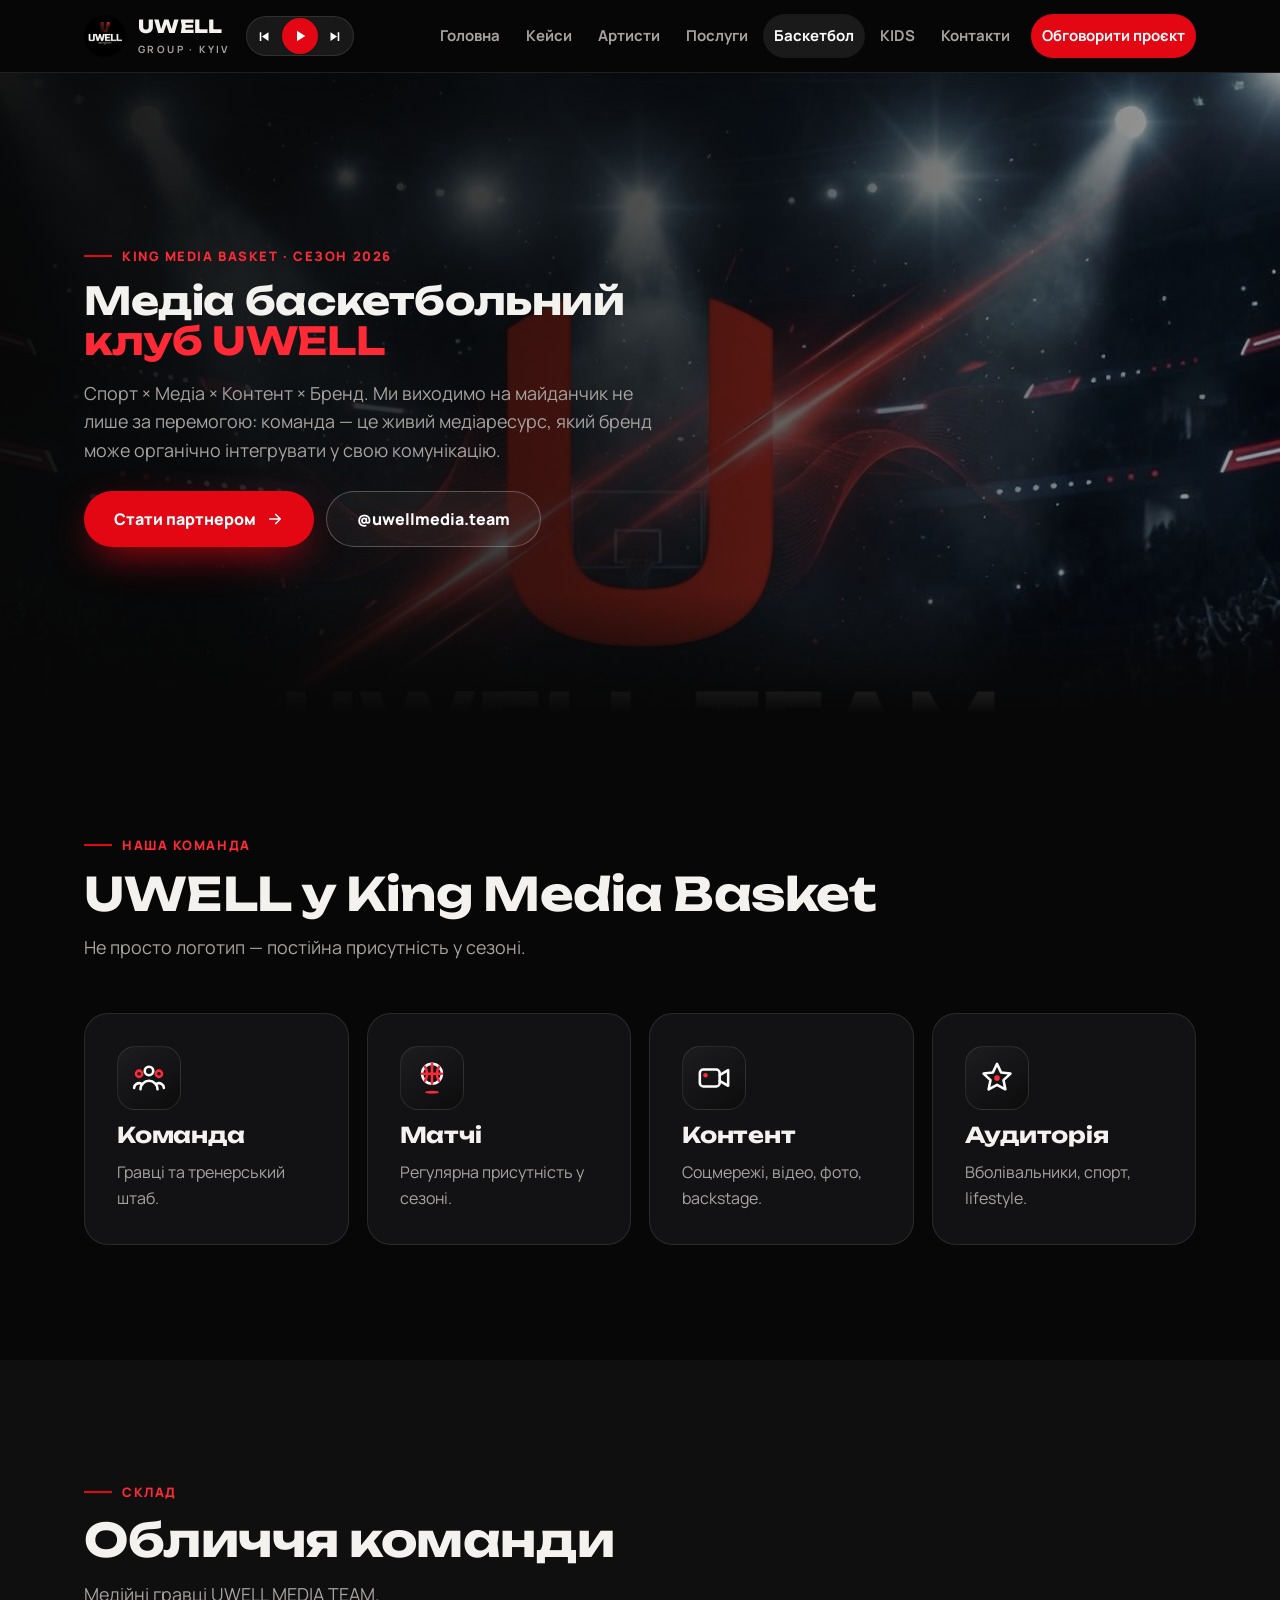
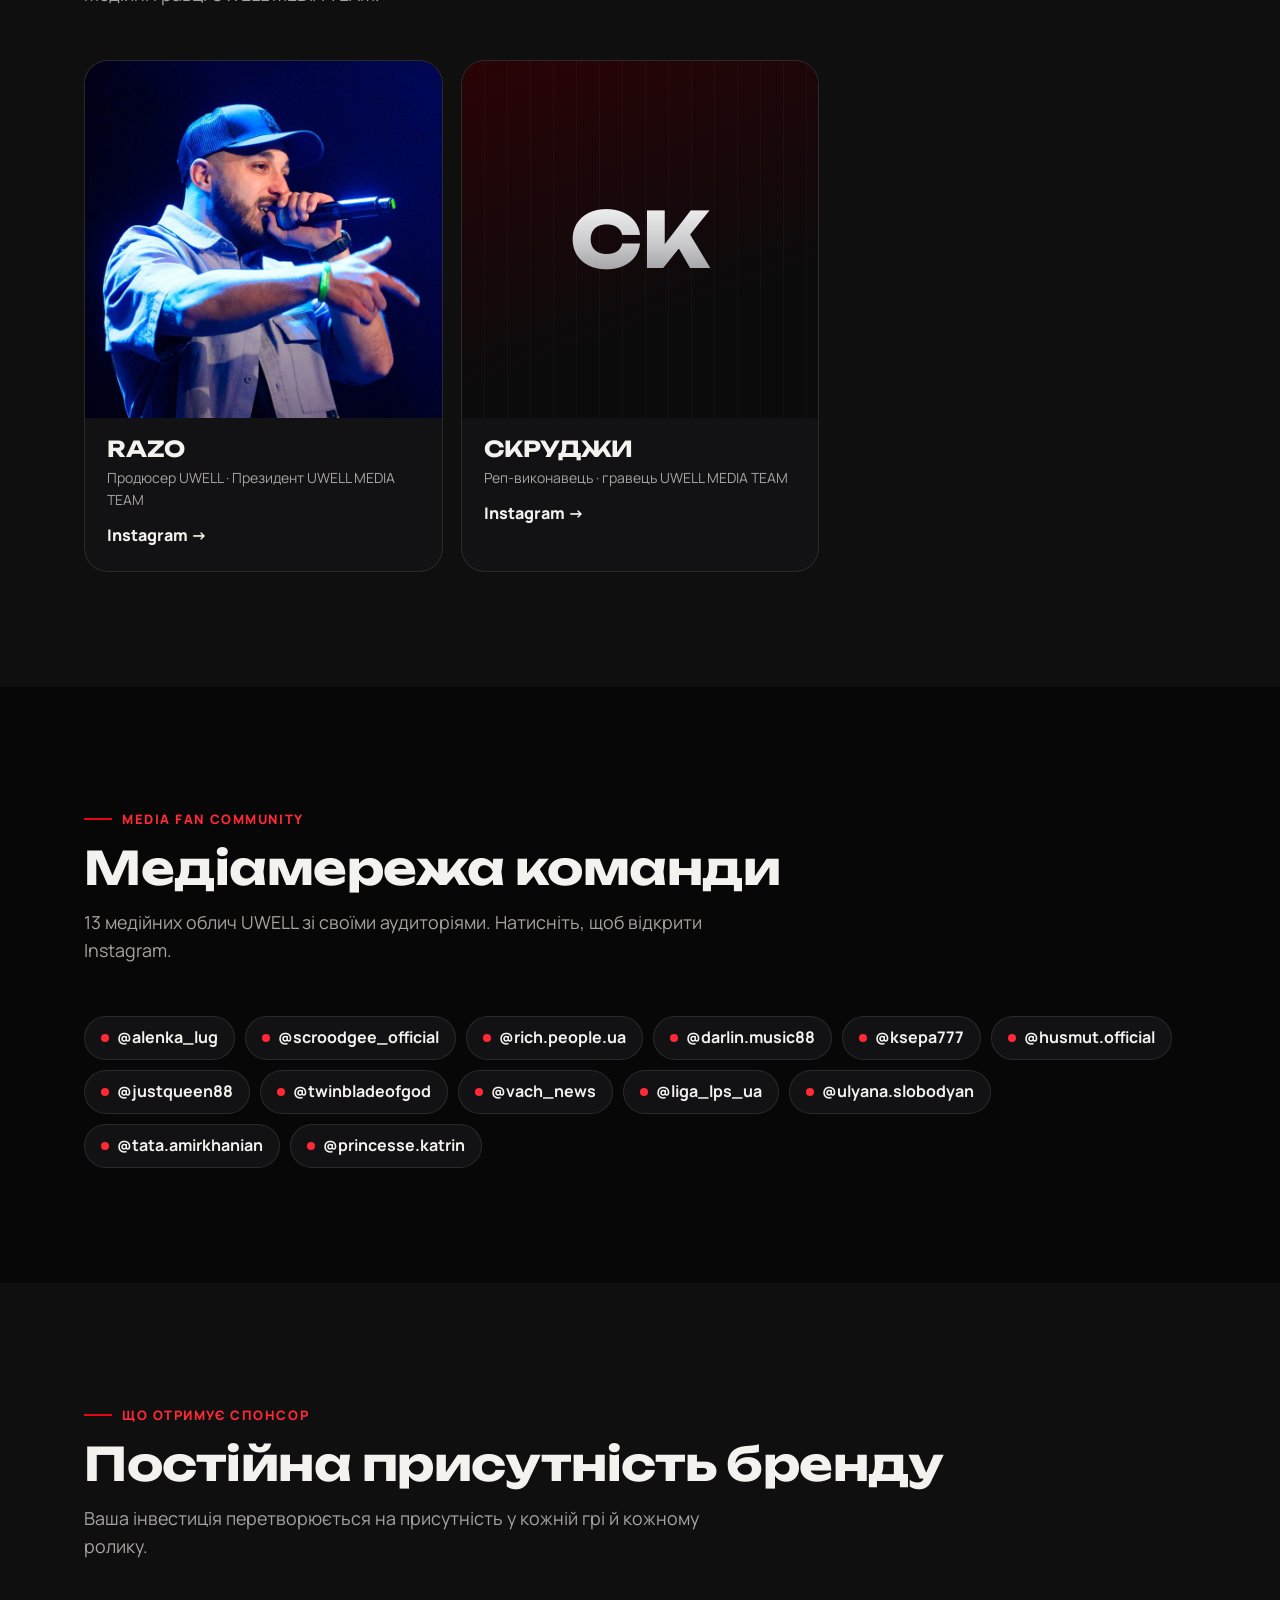
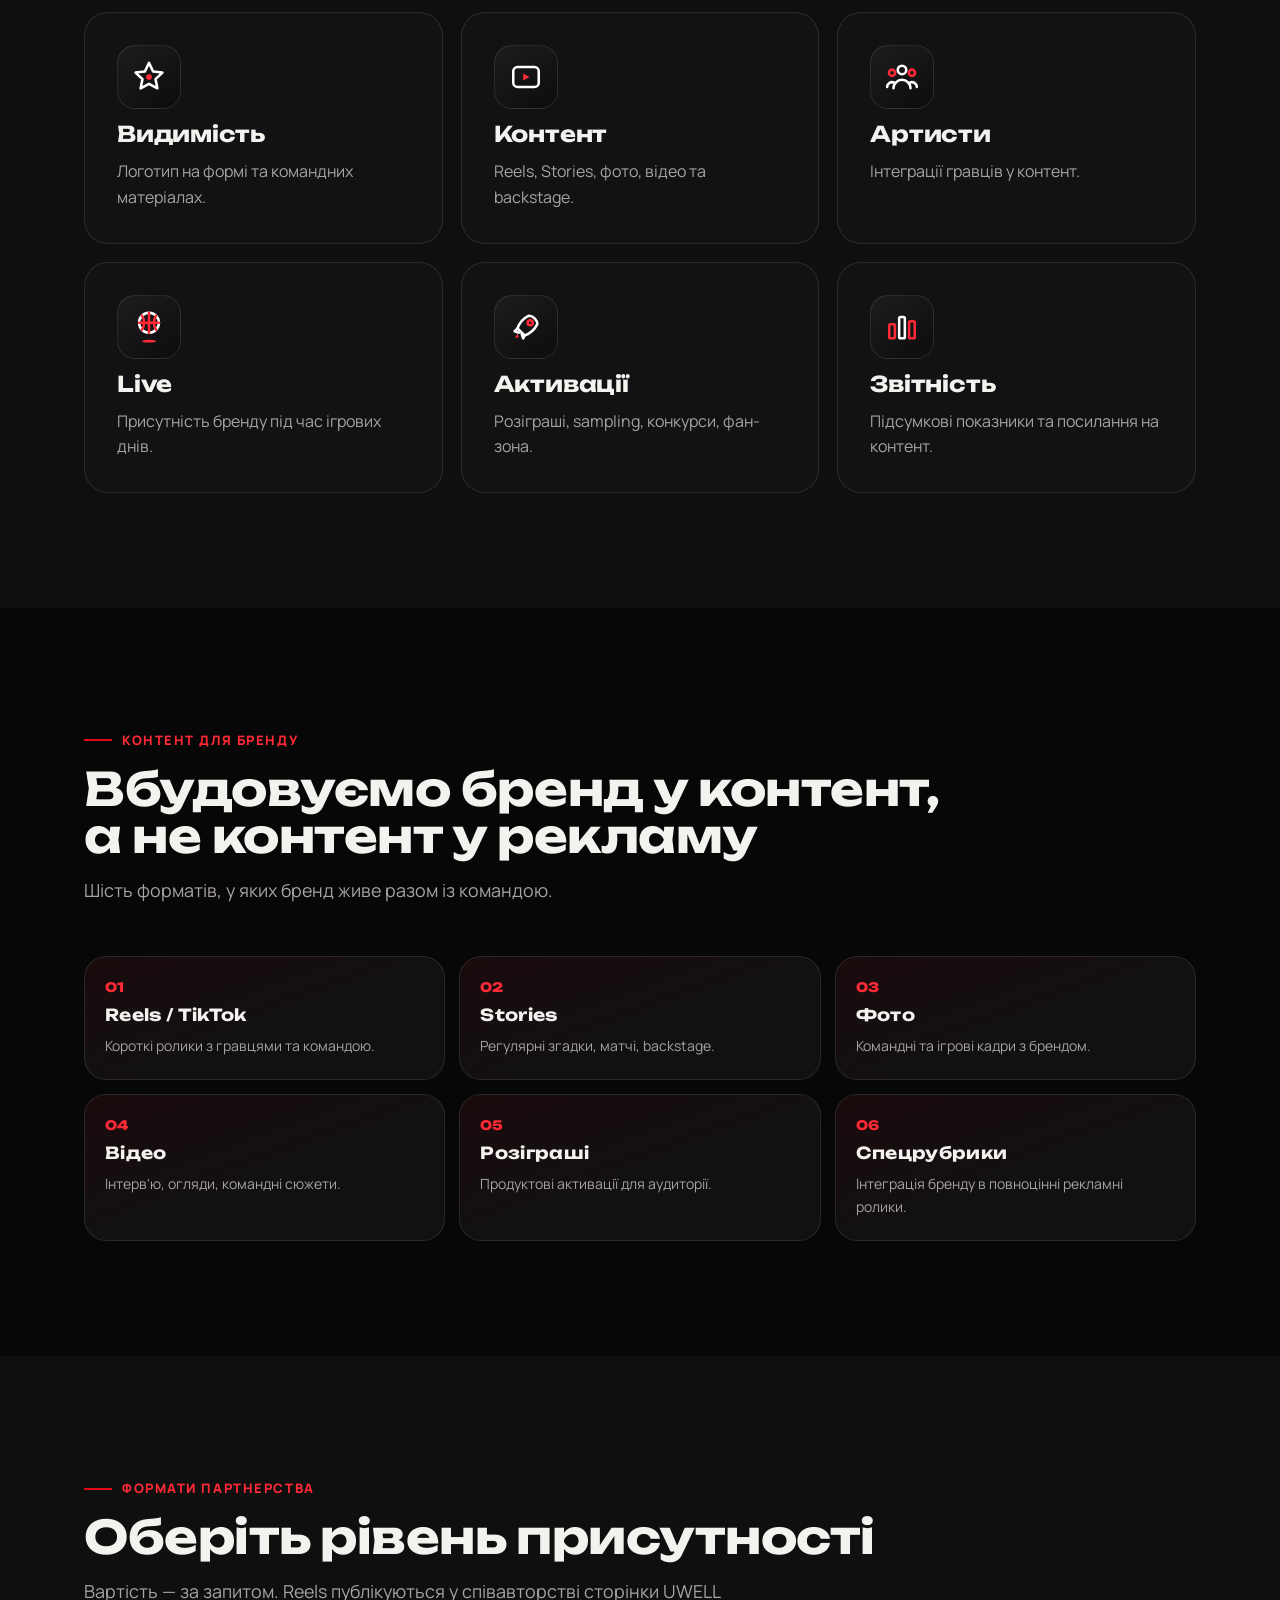
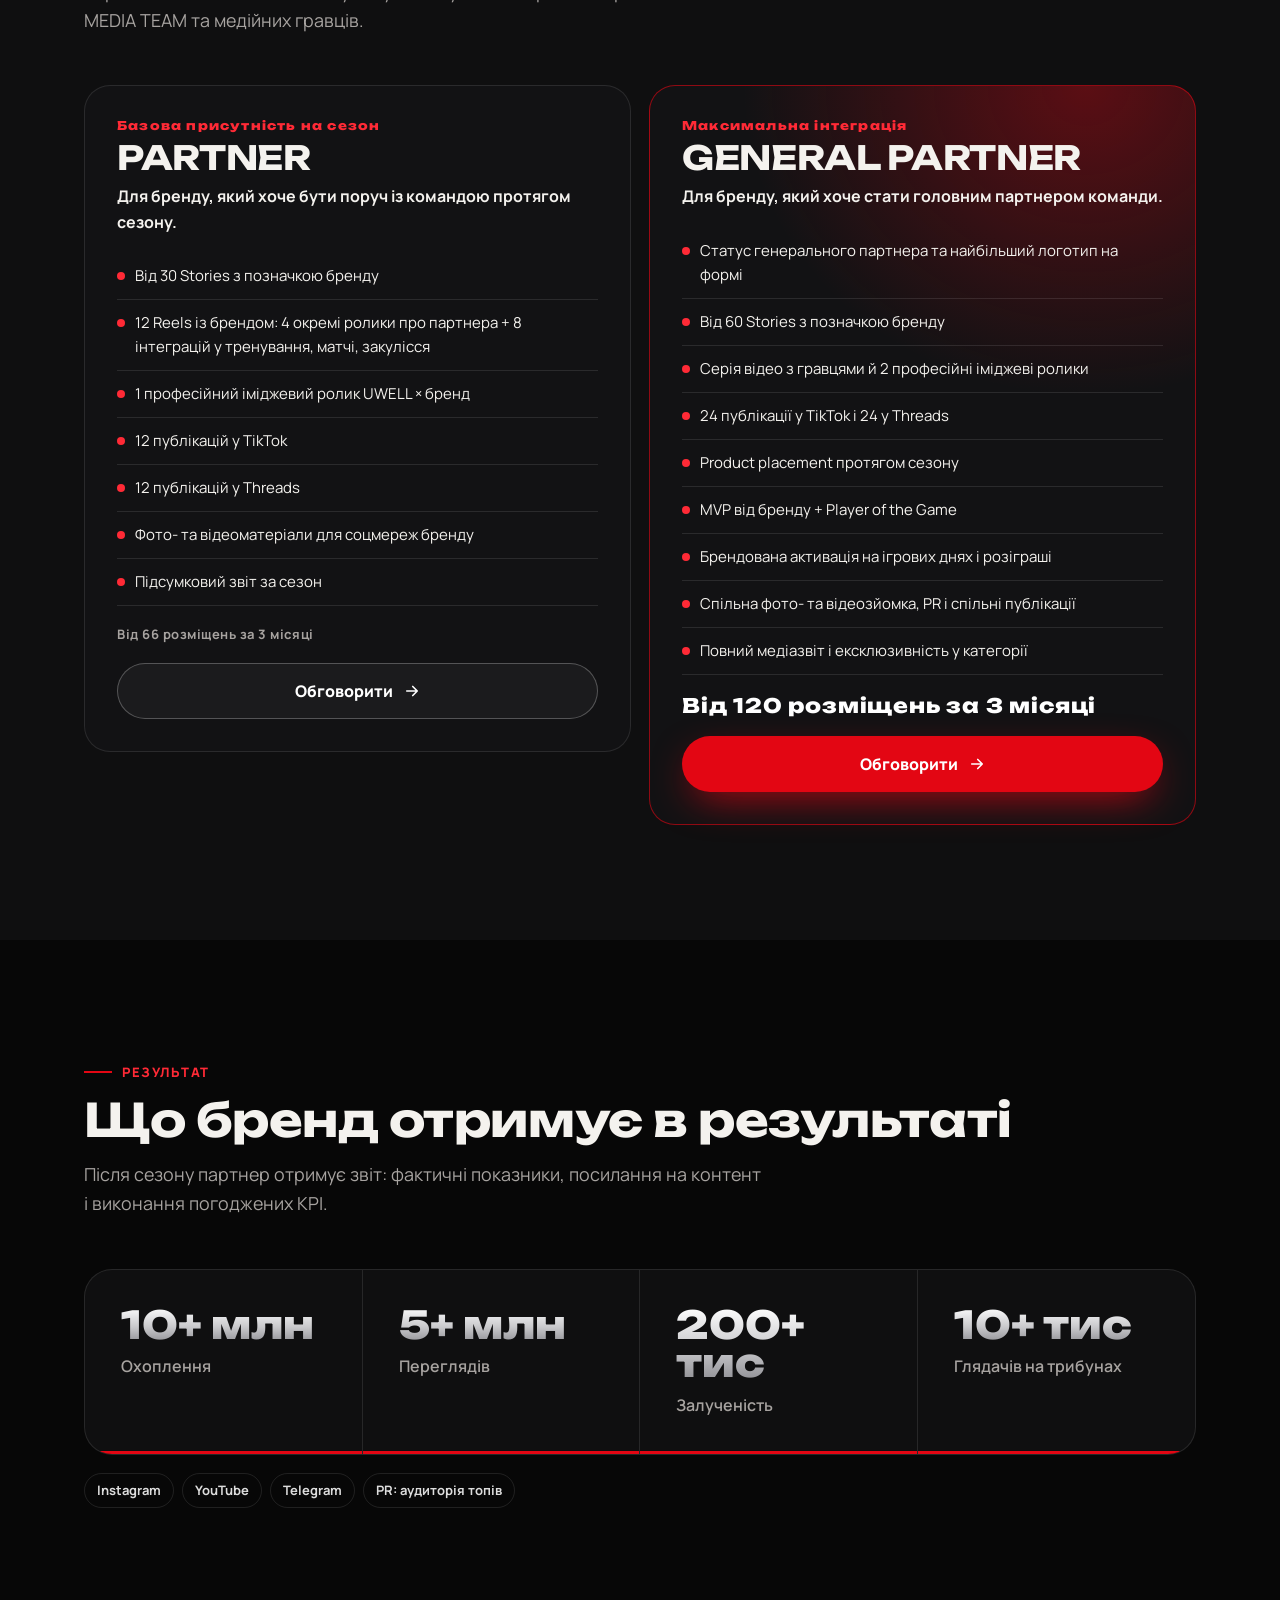
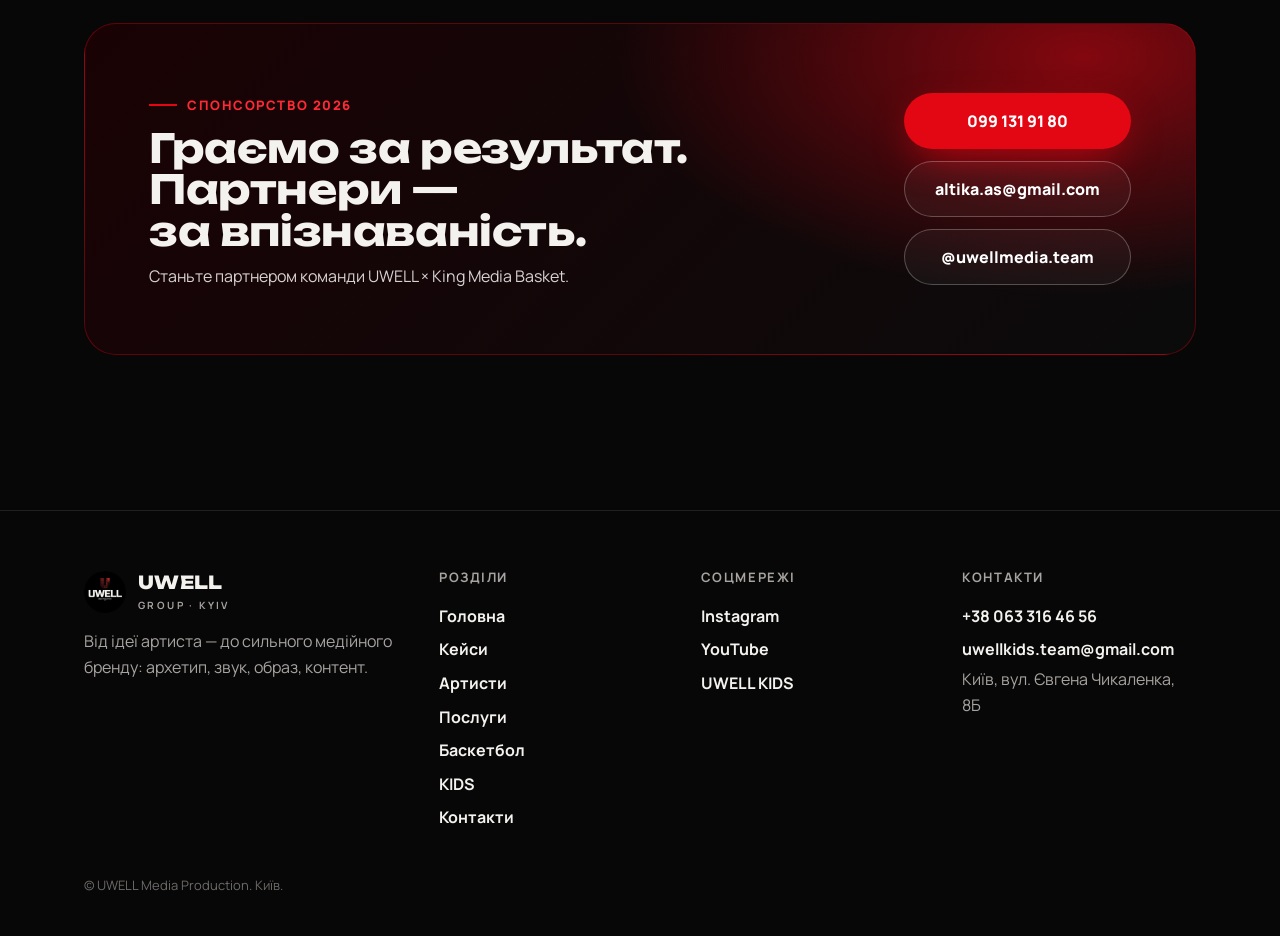
<file: basketball.html>
<!DOCTYPE html>
<html lang="uk">
<head>
<meta charset="utf-8">
<meta name="viewport" content="width=device-width,initial-scale=1,viewport-fit=cover">
<title>UWELL Медіа баскетбольний клуб</title>
<meta name="description" content="UWELL GROUP, Київ: музичний лейбл, студія звукозапису, відео- та спортивний продакшн, медійна баскетбольна команда.">
<meta property="og:title" content="UWELL Медіа баскетбольний клуб">
<meta property="og:description" content="UWELL GROUP, Київ: музичний лейбл, студія звукозапису, відео- та спортивний продакшн, медійна баскетбольна команда.">
<meta property="og:image" content="https://uwell.kyiv.ua/uwell-prod-logo.png">
<meta name="theme-color" content="#070707">
<link rel="icon" href="favicon.png">
<link rel="preconnect" href="https://fonts.googleapis.com">
<link href="https://fonts.googleapis.com/css2?family=Unbounded:wght@600;800&family=Manrope:wght@400;600;700;800&display=swap" rel="stylesheet">
<link rel="stylesheet" href="style.css?v=ff171145">
</head>
<body>
<div class="progress" id="prog"></div>
<div class="topwrap">

<header class="top" id="top"><div class="wrap">
  <a class="brand" href="./"><img src="uwell-prod-logo.png" alt="" width="42" height="42"><span><b>UWELL</b><small>GROUP · KYIV</small></span></a>
  <nav class="nav" aria-label="Меню"><a href="./">Головна</a><a href="cases">Кейси</a><a href="artists">Артисти</a><a href="studio">Послуги</a><a href="basketball" aria-current=page>Баскетбол</a><a href="kids">KIDS</a><a href="contacts">Контакти</a><a class="go" href="contacts#form">Обговорити проєкт</a></nav>
  <button class="burger" id="burger" aria-label="Меню" aria-expanded="false"><svg viewBox="0 0 24 24"><path d="M4 7h16M4 12h16M4 17h16"/></svg></button>
</div></header>
<nav class="mnav" id="mnav" aria-label="Мобільне меню"><a href="./">Головна</a><a href="cases">Кейси</a><a href="artists">Артисти</a><a href="studio">Послуги</a><a href="basketball" aria-current=page>Баскетбол</a><a href="kids">KIDS</a><a href="contacts">Контакти</a></nav>
</div>
<main>
<section class="phead arena"><div class="wrap khead"><div class="rv"><span class="eyebrow">King Media Basket · сезон 2026</span><h1>Медіа баскетбольний <span style="color:var(--red2)">клуб UWELL</span></h1><p class="lead">Спорт × Медіа × Контент × Бренд. Ми виходимо на майданчик не лише за перемогою: команда — це живий медіаресурс, який бренд може органічно інтегрувати у свою комунікацію.</p><div class="btns" style="margin-top:26px"><a class="btn" href="#sponsor">Стати партнером <svg viewBox="0 0 24 24" fill="none" stroke="currentColor" stroke-width="2.2" stroke-linecap="round" stroke-linejoin="round"><path d="M5 12h14M13 6l6 6-6 6"/></svg></a><a class="btn ghost" href="https://www.instagram.com/uwellmedia.team/">@uwellmedia.team</a></div></div><div aria-hidden="true"></div></div></section><section class="pad"><div class="wrap"><div class="rv" style="margin-bottom:clamp(28px,4vw,52px)"><span class="eyebrow">Наша команда</span><h2 class="h2">UWELL у King Media Basket</h2><p class="lead">Не просто логотип — постійна присутність у сезоні.</p></div><div class="grid g4"><div class="card rv"><div class="ai a-pin"><svg viewBox="0 0 24 24"><g class="pn"><circle cx="12" cy="7" r="3"/><circle class="rd" cx="5" cy="9" r="2.2"/><circle class="rd" cx="19" cy="9" r="2.2"/></g><path d="M6 20a6 6 0 0 1 12 0M1.5 19a3.5 3.5 0 0 1 5-3M22.5 19a3.5 3.5 0 0 0-5-3"/></svg></div><h3>Команда</h3><p>Гравці та тренерський штаб.</p></div><div class="card rv"><div class="ai a-ball"><svg viewBox="0 0 24 24"><g class="b"><circle cx="12" cy="9" r="7"/><path d="M5 9h14M12 2v14M7 4c2 3 2 7 0 10M17 4c-2 3-2 7 0 10" class="rd"/></g><ellipse class="sh fl" cx="12" cy="22" rx="5" ry="1"/></svg></div><h3>Матчі</h3><p>Регулярна присутність у сезоні.</p></div><div class="card rv"><div class="ai a-rec"><svg viewBox="0 0 24 24"><rect x="2" y="6" width="14" height="12" rx="2.5"/><path d="m16 10 6-3.5v11L16 14"/><circle class="fl" cx="6" cy="10" r="1.6"/></svg></div><h3>Контент</h3><p>Соцмережі, відео, фото, backstage.</p></div><div class="card rv"><div class="ai a-star"><svg viewBox="0 0 24 24"><path d="m12 2 2.9 6.1 6.6.8-4.9 4.6 1.3 6.5L12 16.8 6.1 20l1.3-6.5L2.5 8.9l6.6-.8z"/><circle class="fl" cx="12" cy="12" r="2"/></svg></div><h3>Аудиторія</h3><p>Вболівальники, спорт, lifestyle.</p></div></div></div></section><section class="pad" style="background:var(--bg2)"><div class="wrap"><div class="rv" style="margin-bottom:clamp(28px,4vw,52px)"><span class="eyebrow">Склад</span><h2 class="h2">Обличчя команди</h2><p class="lead">Медійні гравці UWELL MEDIA TEAM.</p></div><div class="grid g3"><div class="artist rv"><div class="ph has"><img src="artist-razo.jpg" alt="RAZO" loading=lazy></div><div class="bd"><h3>RAZO</h3><p>Продюсер UWELL · Президент UWELL MEDIA TEAM</p><a href="https://www.instagram.com/razo.avalian/">Instagram →</a></div></div><div class="artist rv"><div class="ph"><b>СК</b></div><div class="bd"><h3>СКРУДЖИ</h3><p>Реп-виконавець · гравець UWELL MEDIA TEAM</p><a href="https://www.instagram.com/scroodgee_official/">Instagram →</a></div></div></div></div></section><section class="pad"><div class="wrap"><div class="rv" style="margin-bottom:clamp(28px,4vw,52px)"><span class="eyebrow">Media Fan Community</span><h2 class="h2">Медіамережа команди</h2><p class="lead">13 медійних облич UWELL зі своїми аудиторіями. Натисніть, щоб відкрити Instagram.</p></div><div class="chips rv"><a href="https://www.instagram.com/alenka_lug/" target="_blank" rel="noopener"><i></i>@alenka_lug</a><a href="https://www.instagram.com/scroodgee_official/" target="_blank" rel="noopener"><i></i>@scroodgee_official</a><a href="https://www.instagram.com/rich.people.ua/" target="_blank" rel="noopener"><i></i>@rich.people.ua</a><a href="https://www.instagram.com/darlin.music88/" target="_blank" rel="noopener"><i></i>@darlin.music88</a><a href="https://www.instagram.com/ksepa777/" target="_blank" rel="noopener"><i></i>@ksepa777</a><a href="https://www.instagram.com/husmut.official/" target="_blank" rel="noopener"><i></i>@husmut.official</a><a href="https://www.instagram.com/justqueen88/" target="_blank" rel="noopener"><i></i>@justqueen88</a><a href="https://www.instagram.com/twinbladeofgod/" target="_blank" rel="noopener"><i></i>@twinbladeofgod</a><a href="https://www.instagram.com/vach_news/" target="_blank" rel="noopener"><i></i>@vach_news</a><a href="https://www.instagram.com/liga_lps_ua/" target="_blank" rel="noopener"><i></i>@liga_lps_ua</a><a href="https://www.instagram.com/ulyana.slobodyan/" target="_blank" rel="noopener"><i></i>@ulyana.slobodyan</a><a href="https://www.instagram.com/tata.amirkhanian/" target="_blank" rel="noopener"><i></i>@tata.amirkhanian</a><a href="https://www.instagram.com/princesse.katrin/" target="_blank" rel="noopener"><i></i>@princesse.katrin</a></div></div></section><section class="pad" id="sponsor" style="background:var(--bg2)"><div class="wrap"><div class="rv" style="margin-bottom:clamp(28px,4vw,52px)"><span class="eyebrow">Що отримує спонсор</span><h2 class="h2">Постійна присутність бренду</h2><p class="lead">Ваша інвестиція перетворюється на присутність у кожній грі й кожному ролику.</p></div><div class="grid g3"><div class="card rv"><div class="ai a-star"><svg viewBox="0 0 24 24"><path d="m12 2 2.9 6.1 6.6.8-4.9 4.6 1.3 6.5L12 16.8 6.1 20l1.3-6.5L2.5 8.9l6.6-.8z"/><circle class="fl" cx="12" cy="12" r="2"/></svg></div><h3>Видимість</h3><p>Логотип на формі та командних матеріалах.</p></div><div class="card rv"><div class="ai a-rec"><svg viewBox="0 0 24 24"><rect x="3" y="5" width="18" height="14" rx="3"/><path class="fl" d="M10 9.5v5l4.5-2.5z"/></svg></div><h3>Контент</h3><p>Reels, Stories, фото, відео та backstage.</p></div><div class="card rv"><div class="ai a-pin"><svg viewBox="0 0 24 24"><g class="pn"><circle cx="12" cy="7" r="3"/><circle class="rd" cx="5" cy="9" r="2.2"/><circle class="rd" cx="19" cy="9" r="2.2"/></g><path d="M6 20a6 6 0 0 1 12 0M1.5 19a3.5 3.5 0 0 1 5-3M22.5 19a3.5 3.5 0 0 0-5-3"/></svg></div><h3>Артисти</h3><p>Інтеграції гравців у контент.</p></div><div class="card rv"><div class="ai a-ball"><svg viewBox="0 0 24 24"><g class="b"><circle cx="12" cy="9" r="7"/><path d="M5 9h14M12 2v14M7 4c2 3 2 7 0 10M17 4c-2 3-2 7 0 10" class="rd"/></g><ellipse class="sh fl" cx="12" cy="22" rx="5" ry="1"/></svg></div><h3>Live</h3><p>Присутність бренду під час ігрових днів.</p></div><div class="card rv"><div class="ai a-rocket"><svg viewBox="0 0 24 24"><g class="rk"><path d="M14 4c3 0 6 3 6 6-2 4-6 7-9 8l-5-5c1-3 4-7 8-9z"/><circle class="rd" cx="15" cy="9" r="1.8"/><path d="M6 13l-2 2 3 1M11 18l-1 2-1-3"/></g><path class="fl" d="M4 20l2-3 1 2z"/></svg></div><h3>Активації</h3><p>Розіграші, sampling, конкурси, фан-зона.</p></div><div class="card rv"><div class="ai a-bars"><svg viewBox="0 0 24 24"><rect x="3" y="10" width="4" height="10" rx="1" class="rd"/><rect x="10" y="5" width="4" height="15" rx="1"/><rect x="17" y="8" width="4" height="12" rx="1" class="rd"/></svg></div><h3>Звітність</h3><p>Підсумкові показники та посилання на контент.</p></div></div></div></section><section class="pad"><div class="wrap"><div class="rv" style="margin-bottom:clamp(28px,4vw,52px)"><span class="eyebrow">Контент для бренду</span><h2 class="h2">Вбудовуємо бренд у контент, а не контент у рекламу</h2><p class="lead">Шість форматів, у яких бренд живе разом із командою.</p></div><div class="progs p6"><div class="prog rv"><span class="pn">01</span><h3>Reels / TikTok</h3><p>Короткі ролики з гравцями та командою.</p></div><div class="prog rv"><span class="pn">02</span><h3>Stories</h3><p>Регулярні згадки, матчі, backstage.</p></div><div class="prog rv"><span class="pn">03</span><h3>Фото</h3><p>Командні та ігрові кадри з брендом.</p></div><div class="prog rv"><span class="pn">04</span><h3>Відео</h3><p>Інтерв'ю, огляди, командні сюжети.</p></div><div class="prog rv"><span class="pn">05</span><h3>Розіграші</h3><p>Продуктові активації для аудиторії.</p></div><div class="prog rv"><span class="pn">06</span><h3>Спецрубрики</h3><p>Інтеграція бренду в повноцінні рекламні ролики.</p></div></div></div></section><section class="pad" style="background:var(--bg2)"><div class="wrap"><div class="rv" style="margin-bottom:clamp(28px,4vw,52px)"><span class="eyebrow">Формати партнерства</span><h2 class="h2">Оберіть рівень присутності</h2><p class="lead">Вартість — за запитом. Reels публікуються у співавторстві сторінки UWELL MEDIA TEAM та медійних гравців.</p></div><div class="packs bbp"><div class="pack rv"><span class="pnum">Базова присутність на сезон</span><h3>PARTNER</h3><p class="pt">Для бренду, який хоче бути поруч із командою протягом сезону.</p><ul class="feat"><li>Від 30 Stories з позначкою бренду</li><li>12 Reels із брендом: 4 окремі ролики про партнера + 8 інтеграцій у тренування, матчі, закулісся</li><li>1 професійний іміджевий ролик UWELL × бренд</li><li>12 публікацій у TikTok</li><li>12 публікацій у Threads</li><li>Фото- та відеоматеріали для соцмереж бренду</li><li>Підсумковий звіт за сезон</li></ul><div class="pf">Від 66 розміщень за 3 місяці</div><a class="btn ghost" href="#bbcontact">Обговорити <svg viewBox="0 0 24 24" fill="none" stroke="currentColor" stroke-width="2.2" stroke-linecap="round" stroke-linejoin="round"><path d="M5 12h14M13 6l6 6-6 6"/></svg></a></div><div class="pack rv hot"><span class="pnum">Максимальна інтеграція</span><h3>GENERAL PARTNER</h3><p class="pt">Для бренду, який хоче стати головним партнером команди.</p><ul class="feat"><li>Статус генерального партнера та найбільший логотип на формі</li><li>Від 60 Stories з позначкою бренду</li><li>Серія відео з гравцями й 2 професійні іміджеві ролики</li><li>24 публікації у TikTok і 24 у Threads</li><li>Product placement протягом сезону</li><li>MVP від бренду + Player of the Game</li><li>Брендована активація на ігрових днях і розіграші</li><li>Спільна фото- та відеозйомка, PR і спільні публікації</li><li>Повний медіазвіт і ексклюзивність у категорії</li></ul><div class="pf">Від 120 розміщень за 3 місяці</div><a class="btn" href="#bbcontact">Обговорити <svg viewBox="0 0 24 24" fill="none" stroke="currentColor" stroke-width="2.2" stroke-linecap="round" stroke-linejoin="round"><path d="M5 12h14M13 6l6 6-6 6"/></svg></a></div></div></div></section><section class="pad"><div class="wrap"><div class="rv" style="margin-bottom:clamp(28px,4vw,52px)"><span class="eyebrow">Результат</span><h2 class="h2">Що бренд отримує в результаті</h2><p class="lead">Після сезону партнер отримує звіт: фактичні показники, посилання на контент і виконання погоджених KPI.</p></div><div class="facts rv"><div class="fact"><b>10+ млн</b><span>Охоплення</span></div><div class="fact"><b>5+ млн</b><span>Переглядів</span></div><div class="fact"><b>200+ тис</b><span>Залученість</span></div><div class="fact"><b>10+ тис</b><span>Глядачів на трибунах</span></div></div><div class="tags rv" style="margin-top:18px"><span>Instagram</span><span>YouTube</span><span>Telegram</span><span>PR: аудиторія топів</span></div></div></section><section class="pad" id="bbcontact" style="padding-top:0"><div class="wrap"><div class="cta-band rv"><div><span class="eyebrow">Спонсорство 2026</span><h2 style="margin-top:12px">Граємо за результат. Партнери — за впізнаваність.</h2><p>Станьте партнером команди UWELL × King Media Basket.</p></div><div class="btns" style="flex-direction:column;align-items:stretch"><a class="btn" href="tel:+380991319180">099 131 91 80</a><a class="btn ghost" href="mailto:altika.as@gmail.com">altika.as@gmail.com</a><a class="btn ghost" href="https://www.instagram.com/uwellmedia.team/">@uwellmedia.team</a></div></div></div></section>
</main>
<footer><div class="wrap">
  <div class="fgrid4">
    <div><a class="brand" href="./"><img src="uwell-prod-logo.png" alt="" width="42" height="42"><span><b>UWELL</b><small>GROUP · KYIV</small></span></a>
      <p>Від ідеї артиста — до сильного медійного бренду: архетип, звук, образ, контент.</p></div>
    <div><h4>Розділи</h4><a href="./">Головна</a><a href="cases">Кейси</a><a href="artists">Артисти</a><a href="studio">Послуги</a><a href="basketball">Баскетбол</a><a href="kids">KIDS</a><a href="contacts">Контакти</a></div>
    <div><h4>Соцмережі</h4><a href="https://www.instagram.com/uwell.production/">Instagram</a><a href="https://www.youtube.com/@uwellprod">YouTube</a><a href="https://www.instagram.com/uwell.kids/">UWELL KIDS</a></div>
    <div><h4>Контакти</h4><a href="tel:+380633164656">+38 063 316 46 56</a><a href="mailto:uwellkids.team@gmail.com">uwellkids.team@gmail.com</a><span style="color:var(--mute)">Київ, вул. Євгена Чикаленка, 8Б</span></div>
  </div>
  <div class="copy">© UWELL Media Production. Київ.</div>
</div></footer>
<script>
{
const top=document.getElementById('top');
const onS=()=>top.classList.toggle('solid',scrollY>20);onS();addEventListener('scroll',onS,{passive:true});
const b=document.getElementById('burger'),m=document.getElementById('mnav');
b.addEventListener('click',()=>{const o=m.classList.toggle('open');b.setAttribute('aria-expanded',o)});
const io=new IntersectionObserver(es=>es.forEach(e=>{if(e.isIntersecting){e.target.classList.add('in');io.unobserve(e.target)}}),{threshold:.12});
document.querySelectorAll('.rv').forEach(el=>io.observe(el));
const co=new IntersectionObserver(es=>es.forEach(e=>{if(!e.isIntersecting)return;const el=e.target,to=+el.dataset.to,suf=el.dataset.suf||'';let t0=null;
  const step=t=>{t0??=t;const k=Math.min(1,(t-t0)/1200);el.textContent=Math.round(to*(1-(1-k)**3))+suf;if(k<1)requestAnimationFrame(step)};
  if(matchMedia('(prefers-reduced-motion: reduce)').matches)el.textContent=to+suf;else requestAnimationFrame(step);co.unobserve(el)}),{threshold:.5});
document.querySelectorAll('[data-to]').forEach(el=>co.observe(el));
document.querySelectorAll('[data-end]').forEach(el=>{if(Date.now()>Date.parse(el.dataset.end)){el.remove()}});if(!document.getElementById('annc'))document.body.classList.remove('annc-on');
const pr=document.getElementById('prog');addEventListener('scroll',()=>{const h=document.documentElement;pr.style.transform='scaleX('+(h.scrollTop/(h.scrollHeight-h.clientHeight||1))+')'},{passive:true});
document.querySelectorAll('.card,.div,.artist,.case').forEach(c=>c.addEventListener('pointermove',e=>{const r=c.getBoundingClientRect();c.style.setProperty('--mx',(e.clientX-r.left)+'px');c.style.setProperty('--my',(e.clientY-r.top)+'px')}));
const st=document.querySelector('.stack');if(st&&matchMedia('(pointer:fine)').matches)addEventListener('pointermove',e=>{const x=e.clientX/innerWidth-.5,y=e.clientY/innerHeight-.5;st.style.setProperty('--rx',(-y*8)+'deg');st.style.setProperty('--ry',(x*10)+'deg')});
}
</script>

<script src="music/player.js?v=6"></script>
</body>
</html>
</file>
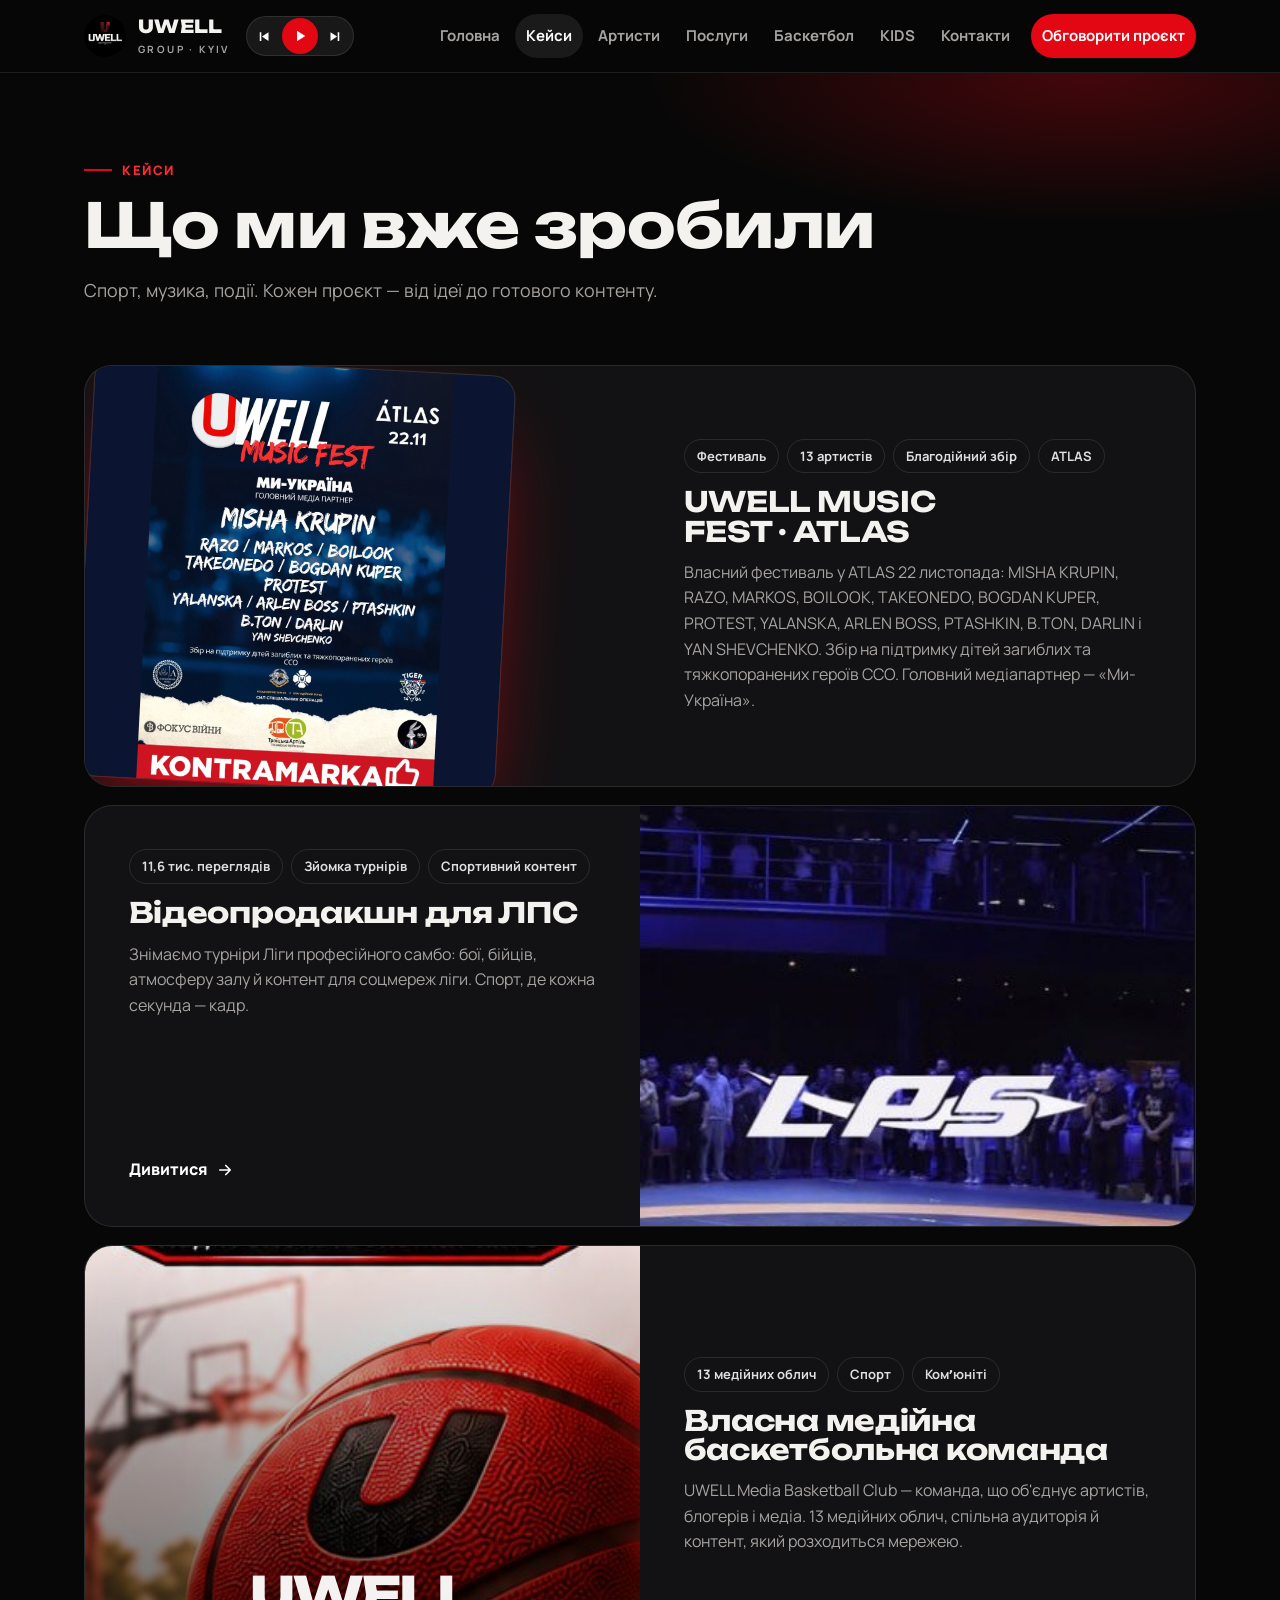
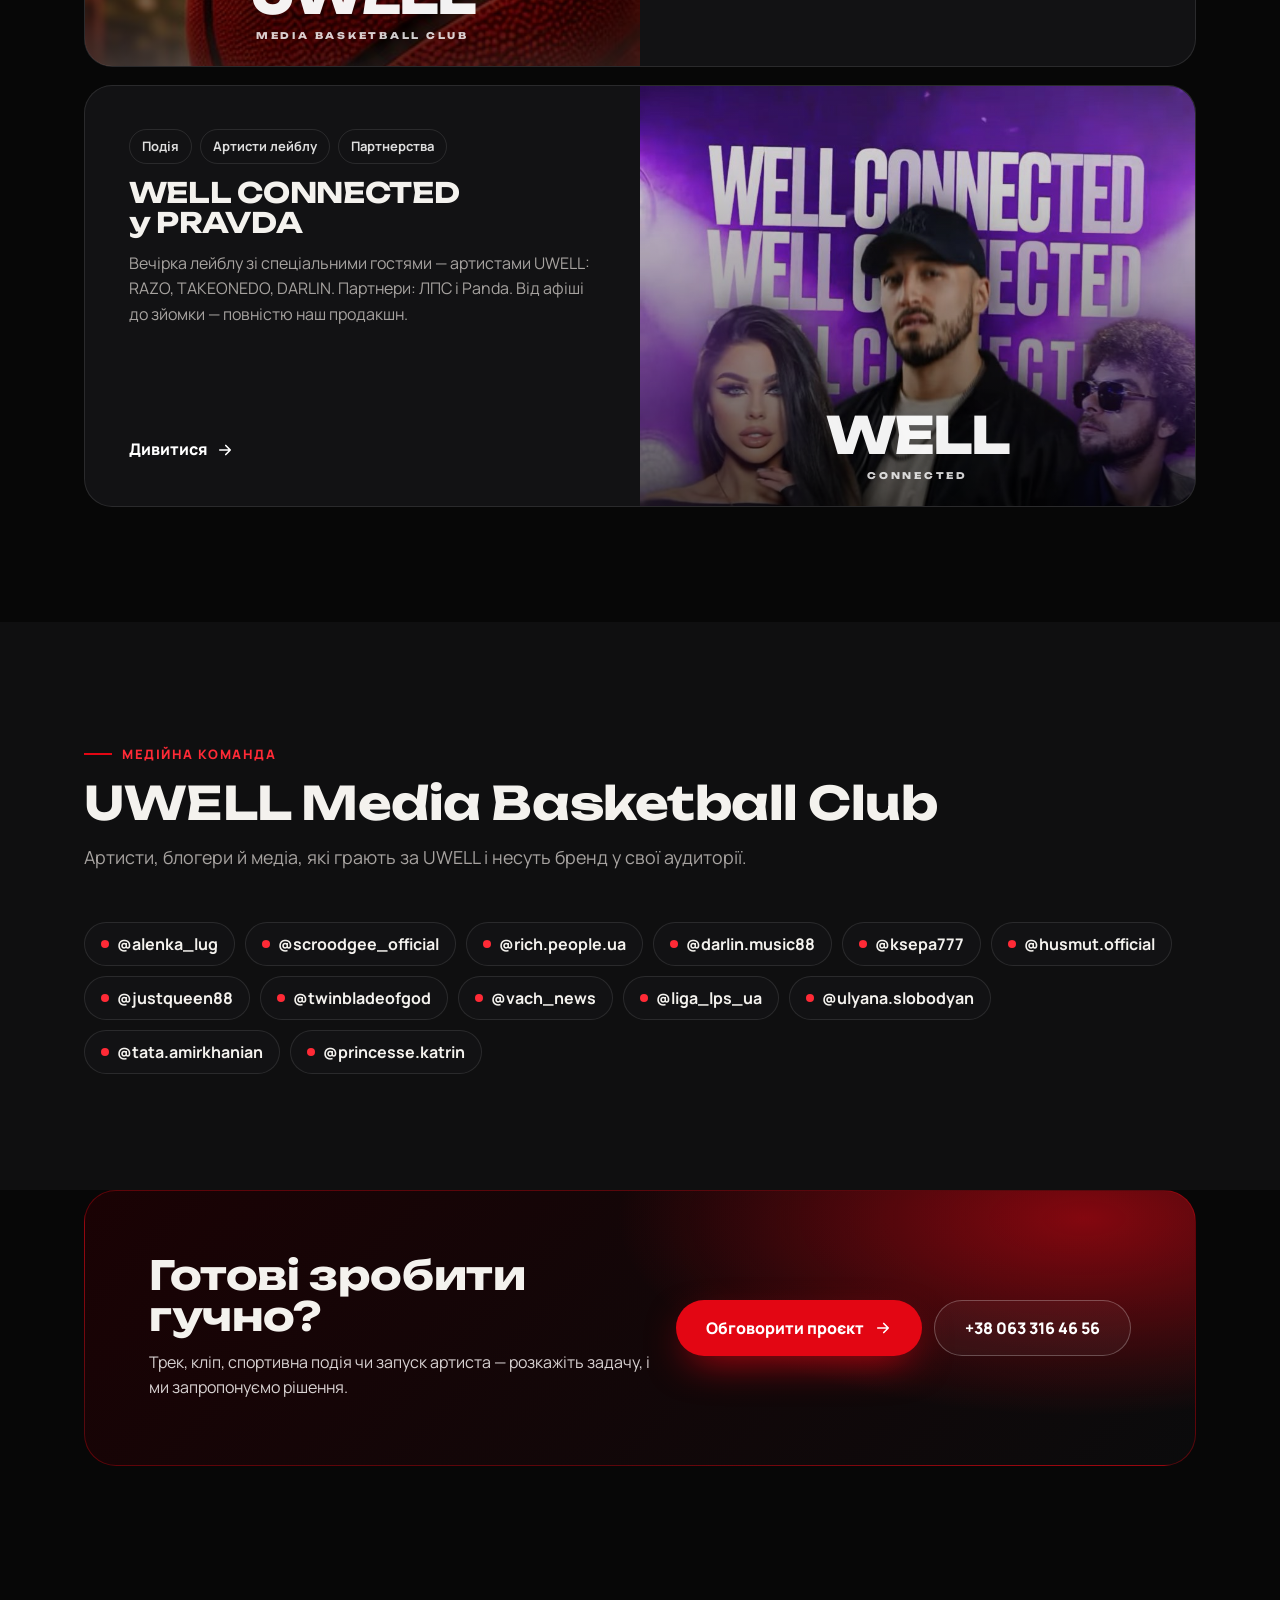
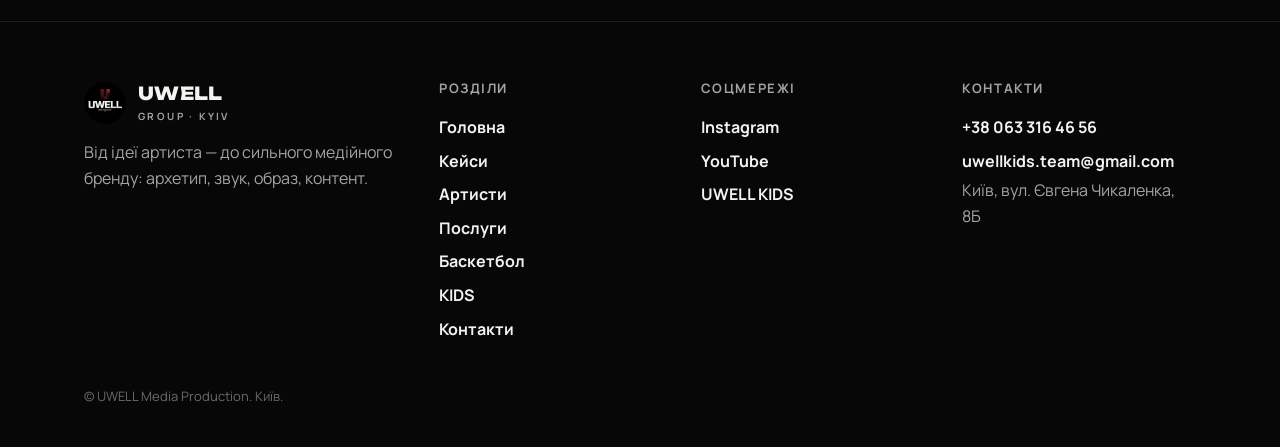
<file: cases.html>
<!DOCTYPE html>
<html lang="uk">
<head>
<meta charset="utf-8">
<meta name="viewport" content="width=device-width,initial-scale=1,viewport-fit=cover">
<title>Кейси — UWELL</title>
<meta name="description" content="UWELL GROUP, Київ: музичний лейбл, студія звукозапису, відео- та спортивний продакшн, медійна баскетбольна команда.">
<meta property="og:title" content="Кейси — UWELL">
<meta property="og:description" content="UWELL GROUP, Київ: музичний лейбл, студія звукозапису, відео- та спортивний продакшн, медійна баскетбольна команда.">
<meta property="og:image" content="https://uwell.kyiv.ua/uwell-prod-logo.png">
<meta name="theme-color" content="#070707">
<link rel="icon" href="favicon.png">
<link rel="preconnect" href="https://fonts.googleapis.com">
<link href="https://fonts.googleapis.com/css2?family=Unbounded:wght@600;800&family=Manrope:wght@400;600;700;800&display=swap" rel="stylesheet">
<link rel="stylesheet" href="style.css?v=ff171145">
</head>
<body>
<div class="progress" id="prog"></div>
<div class="topwrap">

<header class="top" id="top"><div class="wrap">
  <a class="brand" href="./"><img src="uwell-prod-logo.png" alt="" width="42" height="42"><span><b>UWELL</b><small>GROUP · KYIV</small></span></a>
  <nav class="nav" aria-label="Меню"><a href="./">Головна</a><a href="cases" aria-current=page>Кейси</a><a href="artists">Артисти</a><a href="studio">Послуги</a><a href="basketball">Баскетбол</a><a href="kids">KIDS</a><a href="contacts">Контакти</a><a class="go" href="contacts#form">Обговорити проєкт</a></nav>
  <button class="burger" id="burger" aria-label="Меню" aria-expanded="false"><svg viewBox="0 0 24 24"><path d="M4 7h16M4 12h16M4 17h16"/></svg></button>
</div></header>
<nav class="mnav" id="mnav" aria-label="Мобільне меню"><a href="./">Головна</a><a href="cases" aria-current=page>Кейси</a><a href="artists">Артисти</a><a href="studio">Послуги</a><a href="basketball">Баскетбол</a><a href="kids">KIDS</a><a href="contacts">Контакти</a></nav>
</div>
<main>
<section class="phead"><div class="wrap rv"><span class="eyebrow">Кейси</span><h1>Що ми вже зробили</h1><p class="lead">Спорт, музика, події. Кожен проєкт — від ідеї до готового контенту.</p></div></section><section class="pad" style="padding-top:20px"><div class="wrap"><article class="case rv"><div class="vis photo clean poster" style="background-image:url(case-musicfest.jpg)"></div>
<div class="txt"><div class="tags"><span>Фестиваль</span><span>13 артистів</span><span>Благодійний збір</span><span>ATLAS</span></div><h3>UWELL MUSIC FEST · ATLAS</h3><p>Власний фестиваль у ATLAS 22 листопада: MISHA KRUPIN, RAZO, MARKOS, BOILOOK, TAKEONEDO, BOGDAN KUPER, PROTEST, YALANSKA, ARLEN BOSS, PTASHKIN, B.TON, DARLIN і YAN SHEVCHENKO. Збір на підтримку дітей загиблих та тяжкопоранених героїв ССО. Головний медіапартнер — «Ми-Україна».</p></div></article><article class="case rv"><div class="vis photo clean" style="background-image:url(case-lps.jpg)"></div>
<div class="txt"><div class="tags"><span>11,6 тис. переглядів</span><span>Зйомка турнірів</span><span>Спортивний контент</span></div><h3>Відеопродакшн для ЛПС</h3><p>Знімаємо турніри Ліги професійного самбо: бої, бійців, атмосферу залу й контент для соцмереж ліги. Спорт, де кожна секунда — кадр.</p><a class="more" href="https://www.instagram.com/liga_lps_ua/">Дивитися <svg viewBox="0 0 24 24" fill="none" stroke="currentColor" stroke-width="2.2" stroke-linecap="round" stroke-linejoin="round"><path d="M5 12h14M13 6l6 6-6 6"/></svg></a></div></article><article class="case rv"><div class="vis photo" style="background-image:url(img-ball.jpg)"><div class=shade></div><div class="big sm">UWELL<small>MEDIA BASKETBALL CLUB</small></div></div>
<div class="txt"><div class="tags"><span>13 медійних облич</span><span>Спорт</span><span>Комʼюніті</span></div><h3>Власна медійна баскетбольна команда</h3><p>UWELL Media Basketball Club — команда, що об'єднує артистів, блогерів і медіа. 13 медійних облич, спільна аудиторія й контент, який розходиться мережею.</p></div></article><article class="case rv"><div class="vis photo" style="background-image:url(case-wellconnected.jpg)"><div class=shade></div><div class="big sm">WELL<small>CONNECTED</small></div></div>
<div class="txt"><div class="tags"><span>Подія</span><span>Артисти лейблу</span><span>Партнерства</span></div><h3>WELL CONNECTED у PRAVDA</h3><p>Вечірка лейблу зі спеціальними гостями — артистами UWELL: RAZO, TAKEONEDO, DARLIN. Партнери: ЛПС і Panda. Від афіші до зйомки — повністю наш продакшн.</p><a class="more" href="https://www.instagram.com/uwell.production/">Дивитися <svg viewBox="0 0 24 24" fill="none" stroke="currentColor" stroke-width="2.2" stroke-linecap="round" stroke-linejoin="round"><path d="M5 12h14M13 6l6 6-6 6"/></svg></a></div></article></div></section><section class="pad" style="background:var(--bg2)"><div class="wrap"><div class="rv" style="margin-bottom:clamp(28px,4vw,52px)"><span class="eyebrow">Медійна команда</span><h2 class="h2">UWELL Media Basketball Club</h2><p class="lead">Артисти, блогери й медіа, які грають за UWELL і несуть бренд у свої аудиторії.</p></div><div class="chips rv"><a href="https://www.instagram.com/alenka_lug/" target="_blank" rel="noopener"><i></i>@alenka_lug</a><a href="https://www.instagram.com/scroodgee_official/" target="_blank" rel="noopener"><i></i>@scroodgee_official</a><a href="https://www.instagram.com/rich.people.ua/" target="_blank" rel="noopener"><i></i>@rich.people.ua</a><a href="https://www.instagram.com/darlin.music88/" target="_blank" rel="noopener"><i></i>@darlin.music88</a><a href="https://www.instagram.com/ksepa777/" target="_blank" rel="noopener"><i></i>@ksepa777</a><a href="https://www.instagram.com/husmut.official/" target="_blank" rel="noopener"><i></i>@husmut.official</a><a href="https://www.instagram.com/justqueen88/" target="_blank" rel="noopener"><i></i>@justqueen88</a><a href="https://www.instagram.com/twinbladeofgod/" target="_blank" rel="noopener"><i></i>@twinbladeofgod</a><a href="https://www.instagram.com/vach_news/" target="_blank" rel="noopener"><i></i>@vach_news</a><a href="https://www.instagram.com/liga_lps_ua/" target="_blank" rel="noopener"><i></i>@liga_lps_ua</a><a href="https://www.instagram.com/ulyana.slobodyan/" target="_blank" rel="noopener"><i></i>@ulyana.slobodyan</a><a href="https://www.instagram.com/tata.amirkhanian/" target="_blank" rel="noopener"><i></i>@tata.amirkhanian</a><a href="https://www.instagram.com/princesse.katrin/" target="_blank" rel="noopener"><i></i>@princesse.katrin</a></div></div></section><section class="pad" style="padding-top:0"><div class="wrap"><div class="cta-band rv">
 <div><h2>Готові зробити гучно?</h2><p>Трек, кліп, спортивна подія чи запуск артиста — розкажіть задачу, і ми запропонуємо рішення.</p></div>
 <div class="btns"><a class="btn" href="contacts#form">Обговорити проєкт <svg viewBox="0 0 24 24" fill="none" stroke="currentColor" stroke-width="2.2" stroke-linecap="round" stroke-linejoin="round"><path d="M5 12h14M13 6l6 6-6 6"/></svg></a><a class="btn ghost" href="tel:+380633164656">+38 063 316 46 56</a></div>
</div></div></section>
</main>
<footer><div class="wrap">
  <div class="fgrid4">
    <div><a class="brand" href="./"><img src="uwell-prod-logo.png" alt="" width="42" height="42"><span><b>UWELL</b><small>GROUP · KYIV</small></span></a>
      <p>Від ідеї артиста — до сильного медійного бренду: архетип, звук, образ, контент.</p></div>
    <div><h4>Розділи</h4><a href="./">Головна</a><a href="cases">Кейси</a><a href="artists">Артисти</a><a href="studio">Послуги</a><a href="basketball">Баскетбол</a><a href="kids">KIDS</a><a href="contacts">Контакти</a></div>
    <div><h4>Соцмережі</h4><a href="https://www.instagram.com/uwell.production/">Instagram</a><a href="https://www.youtube.com/@uwellprod">YouTube</a><a href="https://www.instagram.com/uwell.kids/">UWELL KIDS</a></div>
    <div><h4>Контакти</h4><a href="tel:+380633164656">+38 063 316 46 56</a><a href="mailto:uwellkids.team@gmail.com">uwellkids.team@gmail.com</a><span style="color:var(--mute)">Київ, вул. Євгена Чикаленка, 8Б</span></div>
  </div>
  <div class="copy">© UWELL Media Production. Київ.</div>
</div></footer>
<script>
{
const top=document.getElementById('top');
const onS=()=>top.classList.toggle('solid',scrollY>20);onS();addEventListener('scroll',onS,{passive:true});
const b=document.getElementById('burger'),m=document.getElementById('mnav');
b.addEventListener('click',()=>{const o=m.classList.toggle('open');b.setAttribute('aria-expanded',o)});
const io=new IntersectionObserver(es=>es.forEach(e=>{if(e.isIntersecting){e.target.classList.add('in');io.unobserve(e.target)}}),{threshold:.12});
document.querySelectorAll('.rv').forEach(el=>io.observe(el));
const co=new IntersectionObserver(es=>es.forEach(e=>{if(!e.isIntersecting)return;const el=e.target,to=+el.dataset.to,suf=el.dataset.suf||'';let t0=null;
  const step=t=>{t0??=t;const k=Math.min(1,(t-t0)/1200);el.textContent=Math.round(to*(1-(1-k)**3))+suf;if(k<1)requestAnimationFrame(step)};
  if(matchMedia('(prefers-reduced-motion: reduce)').matches)el.textContent=to+suf;else requestAnimationFrame(step);co.unobserve(el)}),{threshold:.5});
document.querySelectorAll('[data-to]').forEach(el=>co.observe(el));
document.querySelectorAll('[data-end]').forEach(el=>{if(Date.now()>Date.parse(el.dataset.end)){el.remove()}});if(!document.getElementById('annc'))document.body.classList.remove('annc-on');
const pr=document.getElementById('prog');addEventListener('scroll',()=>{const h=document.documentElement;pr.style.transform='scaleX('+(h.scrollTop/(h.scrollHeight-h.clientHeight||1))+')'},{passive:true});
document.querySelectorAll('.card,.div,.artist,.case').forEach(c=>c.addEventListener('pointermove',e=>{const r=c.getBoundingClientRect();c.style.setProperty('--mx',(e.clientX-r.left)+'px');c.style.setProperty('--my',(e.clientY-r.top)+'px')}));
const st=document.querySelector('.stack');if(st&&matchMedia('(pointer:fine)').matches)addEventListener('pointermove',e=>{const x=e.clientX/innerWidth-.5,y=e.clientY/innerHeight-.5;st.style.setProperty('--rx',(-y*8)+'deg');st.style.setProperty('--ry',(x*10)+'deg')});
}
</script>

<script src="music/player.js?v=6"></script>
</body>
</html>
</file>
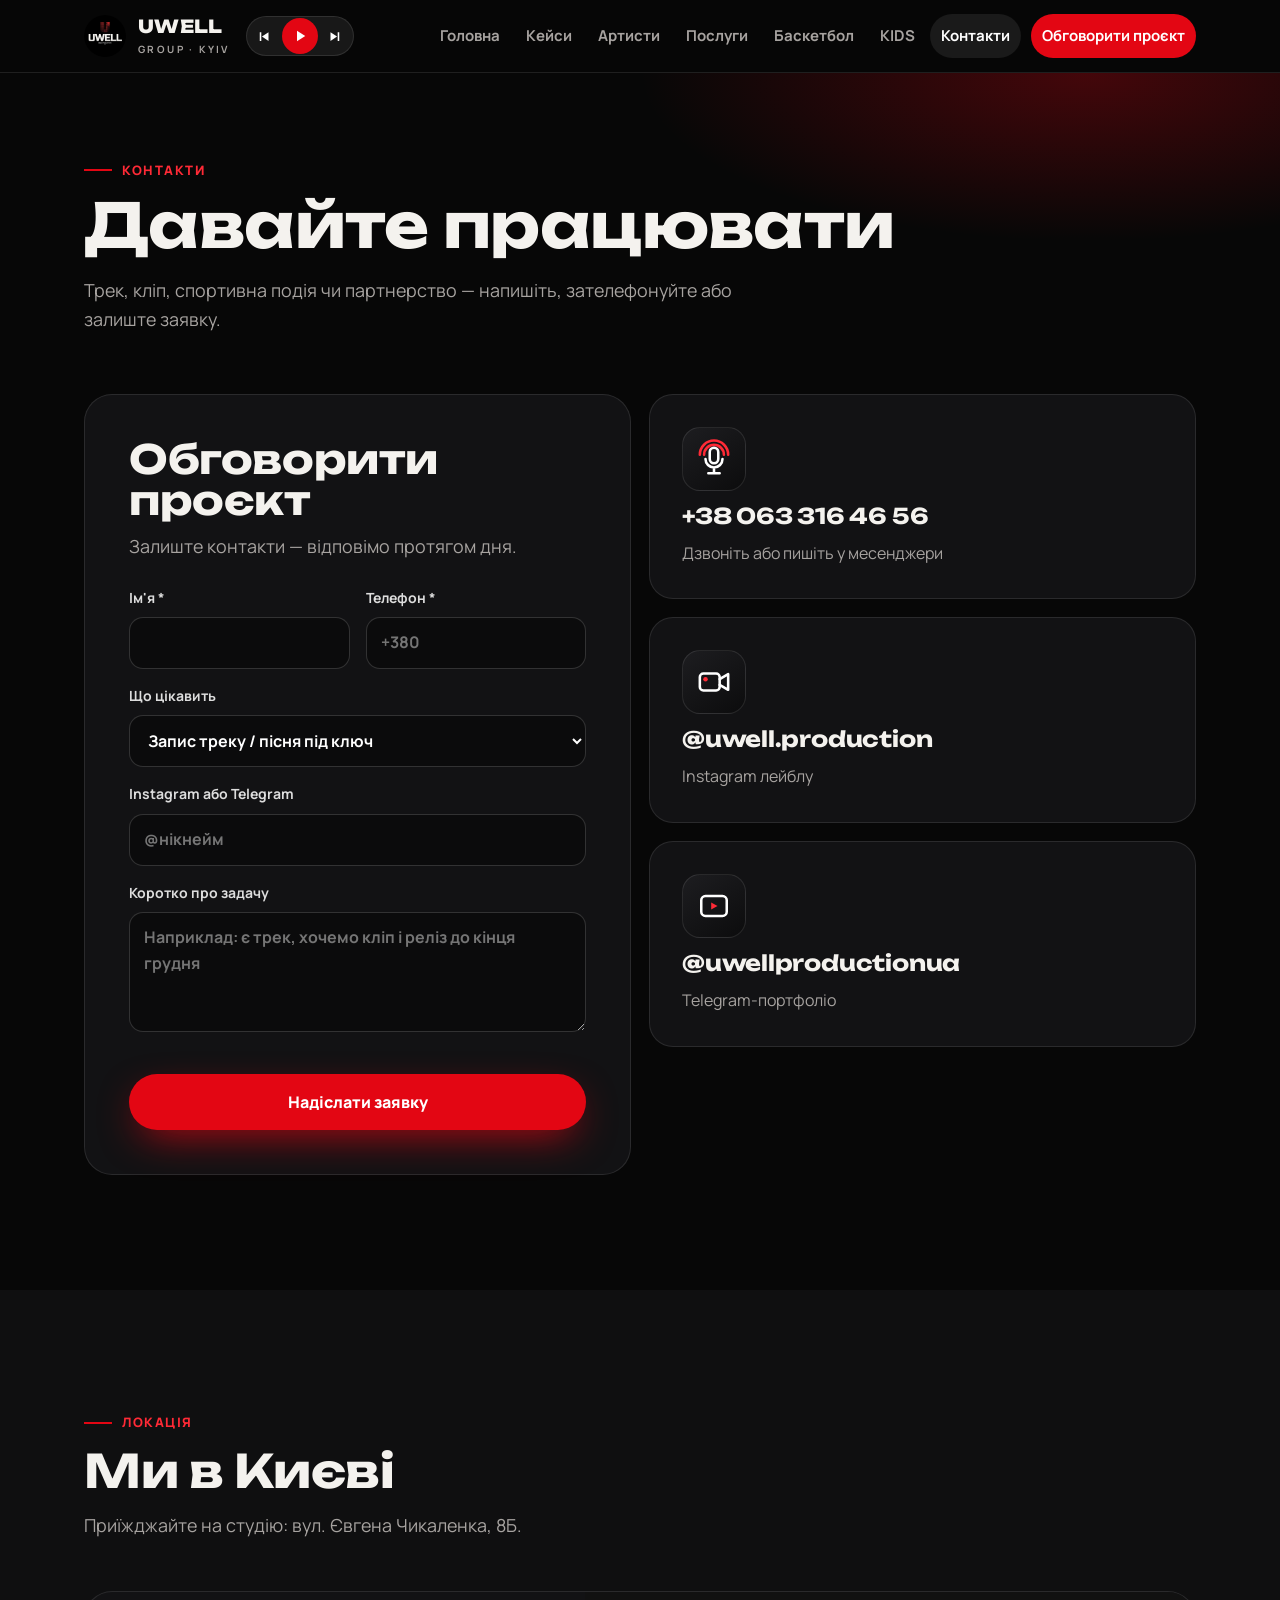
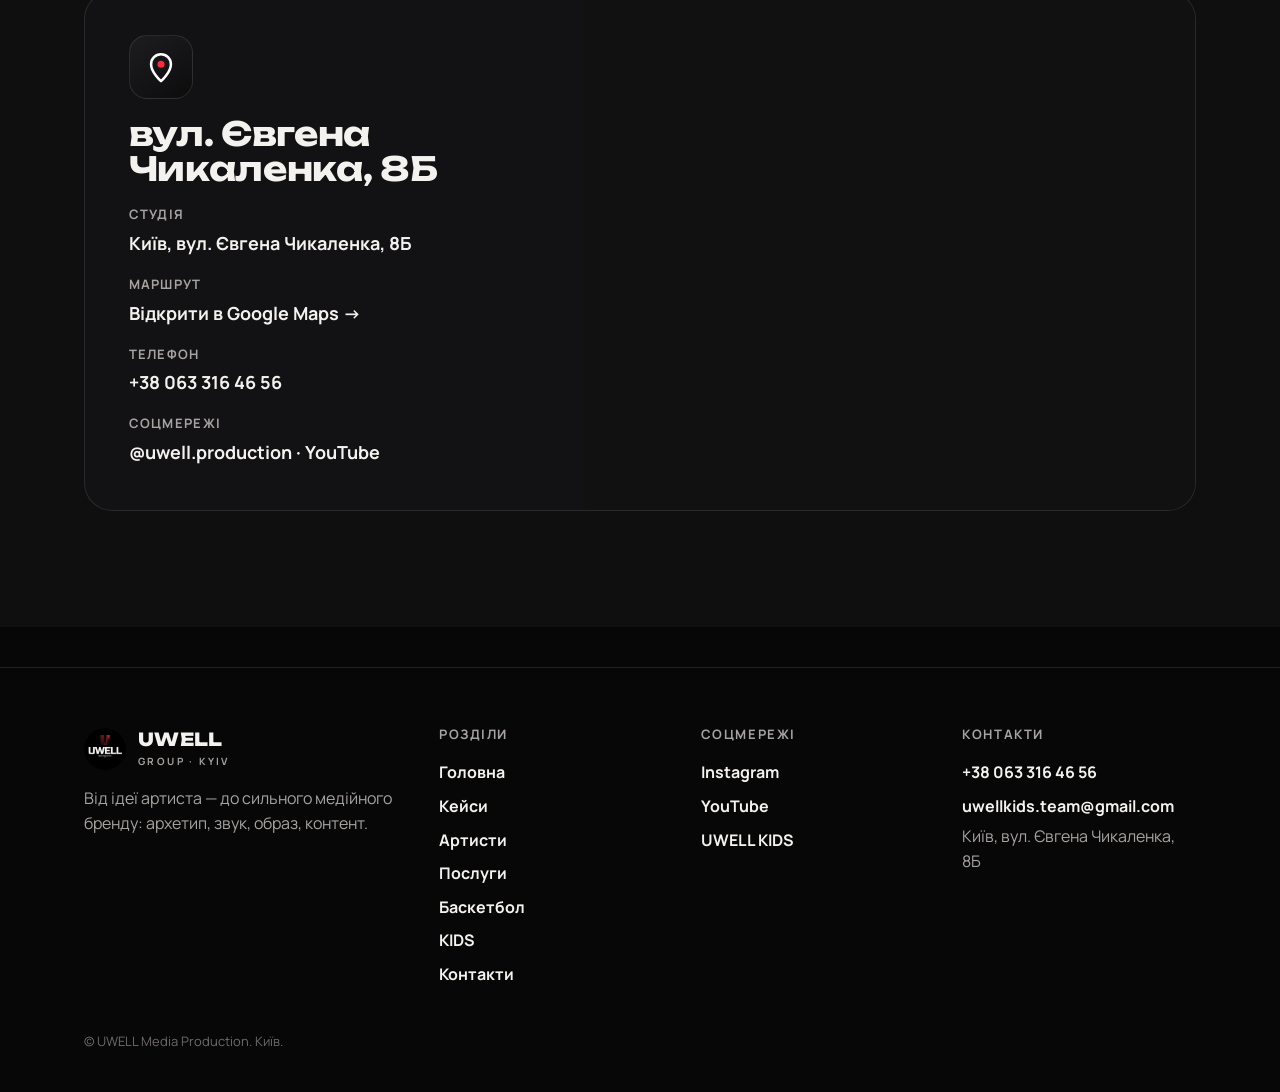
<file: contacts.html>
<!DOCTYPE html>
<html lang="uk">
<head>
<meta charset="utf-8">
<meta name="viewport" content="width=device-width,initial-scale=1,viewport-fit=cover">
<title>Контакти — UWELL</title>
<meta name="description" content="UWELL GROUP, Київ: музичний лейбл, студія звукозапису, відео- та спортивний продакшн, медійна баскетбольна команда.">
<meta property="og:title" content="Контакти — UWELL">
<meta property="og:description" content="UWELL GROUP, Київ: музичний лейбл, студія звукозапису, відео- та спортивний продакшн, медійна баскетбольна команда.">
<meta property="og:image" content="https://uwell.kyiv.ua/uwell-prod-logo.png">
<meta name="theme-color" content="#070707">
<link rel="icon" href="favicon.png">
<link rel="preconnect" href="https://fonts.googleapis.com">
<link href="https://fonts.googleapis.com/css2?family=Unbounded:wght@600;800&family=Manrope:wght@400;600;700;800&display=swap" rel="stylesheet">
<link rel="stylesheet" href="style.css?v=ff171145">
</head>
<body>
<div class="progress" id="prog"></div>
<div class="topwrap">

<header class="top" id="top"><div class="wrap">
  <a class="brand" href="./"><img src="uwell-prod-logo.png" alt="" width="42" height="42"><span><b>UWELL</b><small>GROUP · KYIV</small></span></a>
  <nav class="nav" aria-label="Меню"><a href="./">Головна</a><a href="cases">Кейси</a><a href="artists">Артисти</a><a href="studio">Послуги</a><a href="basketball">Баскетбол</a><a href="kids">KIDS</a><a href="contacts" aria-current=page>Контакти</a><a class="go" href="contacts#form">Обговорити проєкт</a></nav>
  <button class="burger" id="burger" aria-label="Меню" aria-expanded="false"><svg viewBox="0 0 24 24"><path d="M4 7h16M4 12h16M4 17h16"/></svg></button>
</div></header>
<nav class="mnav" id="mnav" aria-label="Мобільне меню"><a href="./">Головна</a><a href="cases">Кейси</a><a href="artists">Артисти</a><a href="studio">Послуги</a><a href="basketball">Баскетбол</a><a href="kids">KIDS</a><a href="contacts" aria-current=page>Контакти</a></nav>
</div>
<main>
<section class="phead"><div class="wrap rv"><span class="eyebrow">Контакти</span><h1>Давайте працювати</h1><p class="lead">Трек, кліп, спортивна подія чи партнерство — напишіть, зателефонуйте або залиште заявку.</p></div></section><section class="pad" style="padding-top:20px"><div class="wrap"><div class="grid g2" style="align-items:start"><div class="formcard rv" id="form"><form id="f" novalidate>
 <h2 style="font-size:clamp(26px,3.4vw,40px);margin-bottom:10px">Обговорити проєкт</h2>
 <p class="lead" style="margin-bottom:26px">Залиште контакти — відповімо протягом дня.</p>
 <div class="fgrid">
  <label class="f">Ім'я *<input id="name" autocomplete="name"></label>
  <label class="f">Телефон *<input id="phone" type="tel" autocomplete="tel" placeholder="+380"></label>
  <label class="f full">Що цікавить<select id="svc"><option>Запис треку / пісня під ключ</option><option>Відеокліп</option><option>Спортивний продакшн</option><option>Маркетинг / SMM / PR</option><option>Реклама для бренду</option><option>Дистрибуція релізу</option><option>Майстер-клас UWELL KIDS</option><option>Спонсорство баскетбольного клубу</option><option>Партнерство</option><option>Хочу стати артистом UWELL</option><option>Інше</option></select></label>
  <label class="f full">Instagram або Telegram<input id="social" placeholder="@нікнейм"></label>
  <label class="f full">Коротко про задачу<textarea id="msg" placeholder="Наприклад: є трек, хочемо кліп і реліз до кінця грудня"></textarea></label>
 </div>
 <p class="err" id="err" role="alert"></p>
 <button class="btn" id="send" type="submit">Надіслати заявку</button>
</form>
<div class="done" id="done" role="status"><h2 style="font-size:32px">Дякуємо!</h2><p class="lead" style="margin:12px auto 0">Заявку отримали, скоро зв'яжемося.</p></div></div><div class="grid"><a class="card rv" style="text-decoration:none" href="tel:+380633164656"><div class="ai a-mic"><svg viewBox="0 0 24 24"><path class="w1 rd" d="M5 9a7 7 0 0 1 14 0"/><path class="w2 rd" d="M2 9a10 10 0 0 1 20 0"/><rect x="9" y="4" width="6" height="11" rx="3"/><path d="M12 19v3M8 22h8M6 12a6 6 0 0 0 12 0"/></svg></div><h3>+38 063 316 46 56</h3><p>Дзвоніть або пишіть у месенджери</p></a><a class="card rv" style="text-decoration:none" href="https://www.instagram.com/uwell.production/"><div class="ai a-rec"><svg viewBox="0 0 24 24"><rect x="2" y="6" width="14" height="12" rx="2.5"/><path d="m16 10 6-3.5v11L16 14"/><circle class="fl" cx="6" cy="10" r="1.6"/></svg></div><h3>@uwell.production</h3><p>Instagram лейблу</p></a><a class="card rv" style="text-decoration:none" href="https://t.me/uwellproductionua"><div class="ai a-rec"><svg viewBox="0 0 24 24"><rect x="3" y="5" width="18" height="14" rx="3"/><path class="fl" d="M10 9.5v5l4.5-2.5z"/></svg></div><h3>@uwellproductionua</h3><p>Telegram-портфоліо</p></a></div></div></div></section><section class="pad" style="background:var(--bg2)"><div class="wrap"><div class="rv" style="margin-bottom:clamp(28px,4vw,52px)"><span class="eyebrow">Локація</span><h2 class="h2">Ми в Києві</h2><p class="lead">Приїжджайте на студію: вул. Євгена Чикаленка, 8Б.</p></div><div class="loc rv"><div class="info"><div class="ai a-pin"><svg viewBox="0 0 24 24"><g class="pn"><path d="M12 22s7-6.2 7-12a7 7 0 0 0-14 0c0 5.8 7 12 7 12z"/><circle class="fl" cx="12" cy="10" r="2.5"/></g></svg></div><h3 style="font-size:clamp(24px,2.6vw,34px)">вул. Євгена Чикаленка, 8Б</h3>
<dl><div><dt>Студія</dt><dd>Київ, вул. Євгена Чикаленка, 8Б</dd></div>
<div><dt>Маршрут</dt><dd><a href="https://www.google.com/maps/search/?api=1&query=%D0%B2%D1%83%D0%BB%D0%B8%D1%86%D1%8F%20%D0%84%D0%B2%D0%B3%D0%B5%D0%BD%D0%B0%20%D0%A7%D0%B8%D0%BA%D0%B0%D0%BB%D0%B5%D0%BD%D0%BA%D0%B0%2C%208%D0%91%2C%20%D0%9A%D0%B8%D1%97%D0%B2">Відкрити в Google Maps →</a></dd></div>
<div><dt>Телефон</dt><dd><a href="tel:+380633164656">+38 063 316 46 56</a></dd></div>
<div><dt>Соцмережі</dt><dd><a href="https://www.instagram.com/uwell.production/">@uwell.production</a> · <a href="https://www.youtube.com/@uwellprod">YouTube</a></dd></div></dl></div>
<div class="map"><iframe title="Мапа: вул. Євгена Чикаленка, 8Б, Київ" loading="lazy" src="https://www.google.com/maps?q=%D0%B2%D1%83%D0%BB%D0%B8%D1%86%D1%8F%20%D0%84%D0%B2%D0%B3%D0%B5%D0%BD%D0%B0%20%D0%A7%D0%B8%D0%BA%D0%B0%D0%BB%D0%B5%D0%BD%D0%BA%D0%B0%2C%208%D0%91%2C%20%D0%9A%D0%B8%D1%97%D0%B2&z=17&output=embed"></iframe></div></div></div></section>
</main>
<footer><div class="wrap">
  <div class="fgrid4">
    <div><a class="brand" href="./"><img src="uwell-prod-logo.png" alt="" width="42" height="42"><span><b>UWELL</b><small>GROUP · KYIV</small></span></a>
      <p>Від ідеї артиста — до сильного медійного бренду: архетип, звук, образ, контент.</p></div>
    <div><h4>Розділи</h4><a href="./">Головна</a><a href="cases">Кейси</a><a href="artists">Артисти</a><a href="studio">Послуги</a><a href="basketball">Баскетбол</a><a href="kids">KIDS</a><a href="contacts">Контакти</a></div>
    <div><h4>Соцмережі</h4><a href="https://www.instagram.com/uwell.production/">Instagram</a><a href="https://www.youtube.com/@uwellprod">YouTube</a><a href="https://www.instagram.com/uwell.kids/">UWELL KIDS</a></div>
    <div><h4>Контакти</h4><a href="tel:+380633164656">+38 063 316 46 56</a><a href="mailto:uwellkids.team@gmail.com">uwellkids.team@gmail.com</a><span style="color:var(--mute)">Київ, вул. Євгена Чикаленка, 8Б</span></div>
  </div>
  <div class="copy">© UWELL Media Production. Київ.</div>
</div></footer>
<script>
{
const top=document.getElementById('top');
const onS=()=>top.classList.toggle('solid',scrollY>20);onS();addEventListener('scroll',onS,{passive:true});
const b=document.getElementById('burger'),m=document.getElementById('mnav');
b.addEventListener('click',()=>{const o=m.classList.toggle('open');b.setAttribute('aria-expanded',o)});
const io=new IntersectionObserver(es=>es.forEach(e=>{if(e.isIntersecting){e.target.classList.add('in');io.unobserve(e.target)}}),{threshold:.12});
document.querySelectorAll('.rv').forEach(el=>io.observe(el));
const co=new IntersectionObserver(es=>es.forEach(e=>{if(!e.isIntersecting)return;const el=e.target,to=+el.dataset.to,suf=el.dataset.suf||'';let t0=null;
  const step=t=>{t0??=t;const k=Math.min(1,(t-t0)/1200);el.textContent=Math.round(to*(1-(1-k)**3))+suf;if(k<1)requestAnimationFrame(step)};
  if(matchMedia('(prefers-reduced-motion: reduce)').matches)el.textContent=to+suf;else requestAnimationFrame(step);co.unobserve(el)}),{threshold:.5});
document.querySelectorAll('[data-to]').forEach(el=>co.observe(el));
document.querySelectorAll('[data-end]').forEach(el=>{if(Date.now()>Date.parse(el.dataset.end)){el.remove()}});if(!document.getElementById('annc'))document.body.classList.remove('annc-on');
const pr=document.getElementById('prog');addEventListener('scroll',()=>{const h=document.documentElement;pr.style.transform='scaleX('+(h.scrollTop/(h.scrollHeight-h.clientHeight||1))+')'},{passive:true});
document.querySelectorAll('.card,.div,.artist,.case').forEach(c=>c.addEventListener('pointermove',e=>{const r=c.getBoundingClientRect();c.style.setProperty('--mx',(e.clientX-r.left)+'px');c.style.setProperty('--my',(e.clientY-r.top)+'px')}));
const st=document.querySelector('.stack');if(st&&matchMedia('(pointer:fine)').matches)addEventListener('pointermove',e=>{const x=e.clientX/innerWidth-.5,y=e.clientY/innerHeight-.5;st.style.setProperty('--rx',(-y*8)+'deg');st.style.setProperty('--ry',(x*10)+'deg')});
}
</script>
<script>
{
const $=id=>document.getElementById(id);
$('f').addEventListener('submit',async e=>{
 e.preventDefault();
 const name=$('name').value.trim(),phone=$('phone').value.trim();
 if(!name||phone.replace(/\D/g,'').length<9){$('err').textContent='Вкажіть ім\u2019я і телефон.';return}
 $('err').textContent='';const b=$('send');b.disabled=true;b.textContent='Надсилаємо…';
 try{
  const r=await fetch('https://formsubmit.co/ajax/uwellkids.team@gmail.com',{method:'POST',headers:{'Content-Type':'application/json',Accept:'application/json'},
   body:JSON.stringify({_subject:'UWELL: заявка — '+$('svc').value,_template:'table',_captcha:'false','Ім\u2019я':name,'Телефон':phone,'Послуга':$('svc').value,'Соцмережі':$('social').value.trim(),'Задача':$('msg').value.trim()})});
  if(!r.ok)throw 0;
  $('f').style.display='none';$('done').classList.add('on');
 }catch(x){$('err').textContent='Не вдалося надіслати. Зателефонуйте нам: +38 063 316 46 56'}
 finally{b.disabled=false;b.textContent='Надіслати заявку'}
});
}
</script>
<script src="music/player.js?v=6"></script>
</body>
</html>
</file>
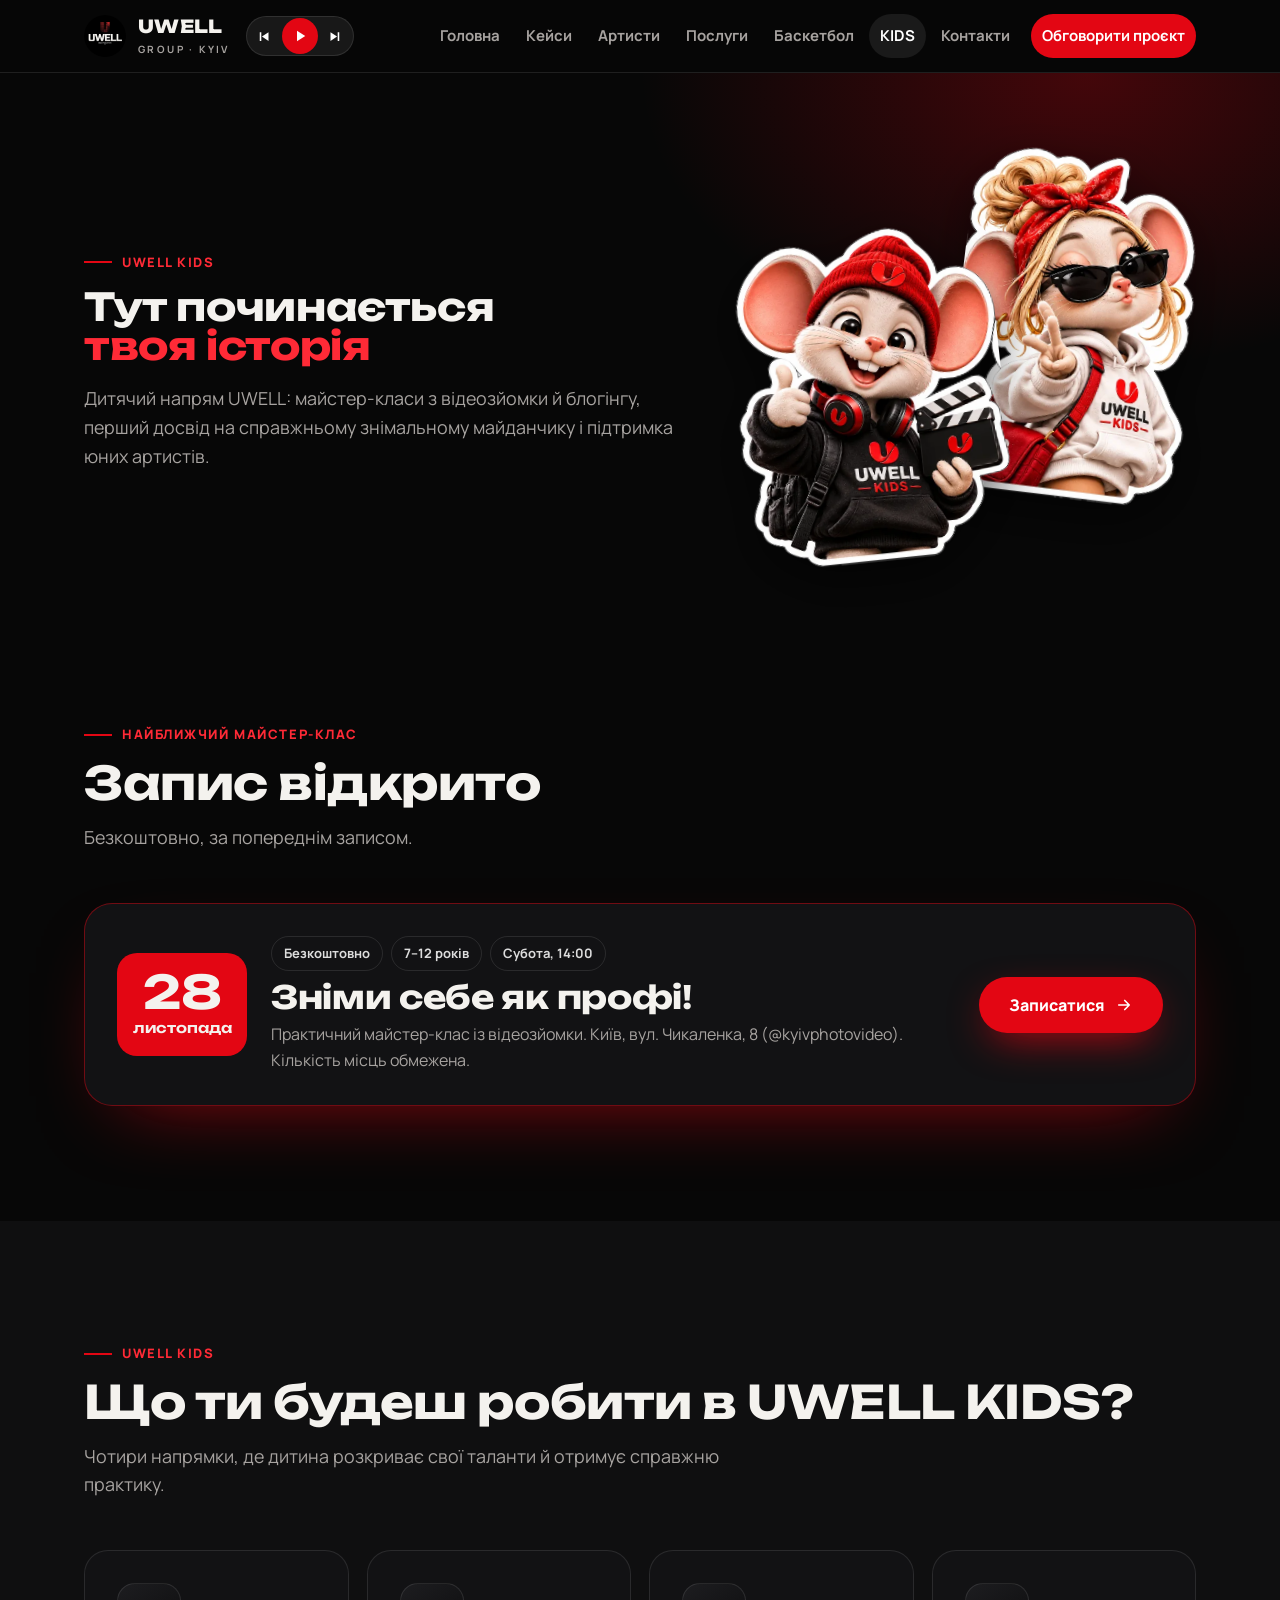
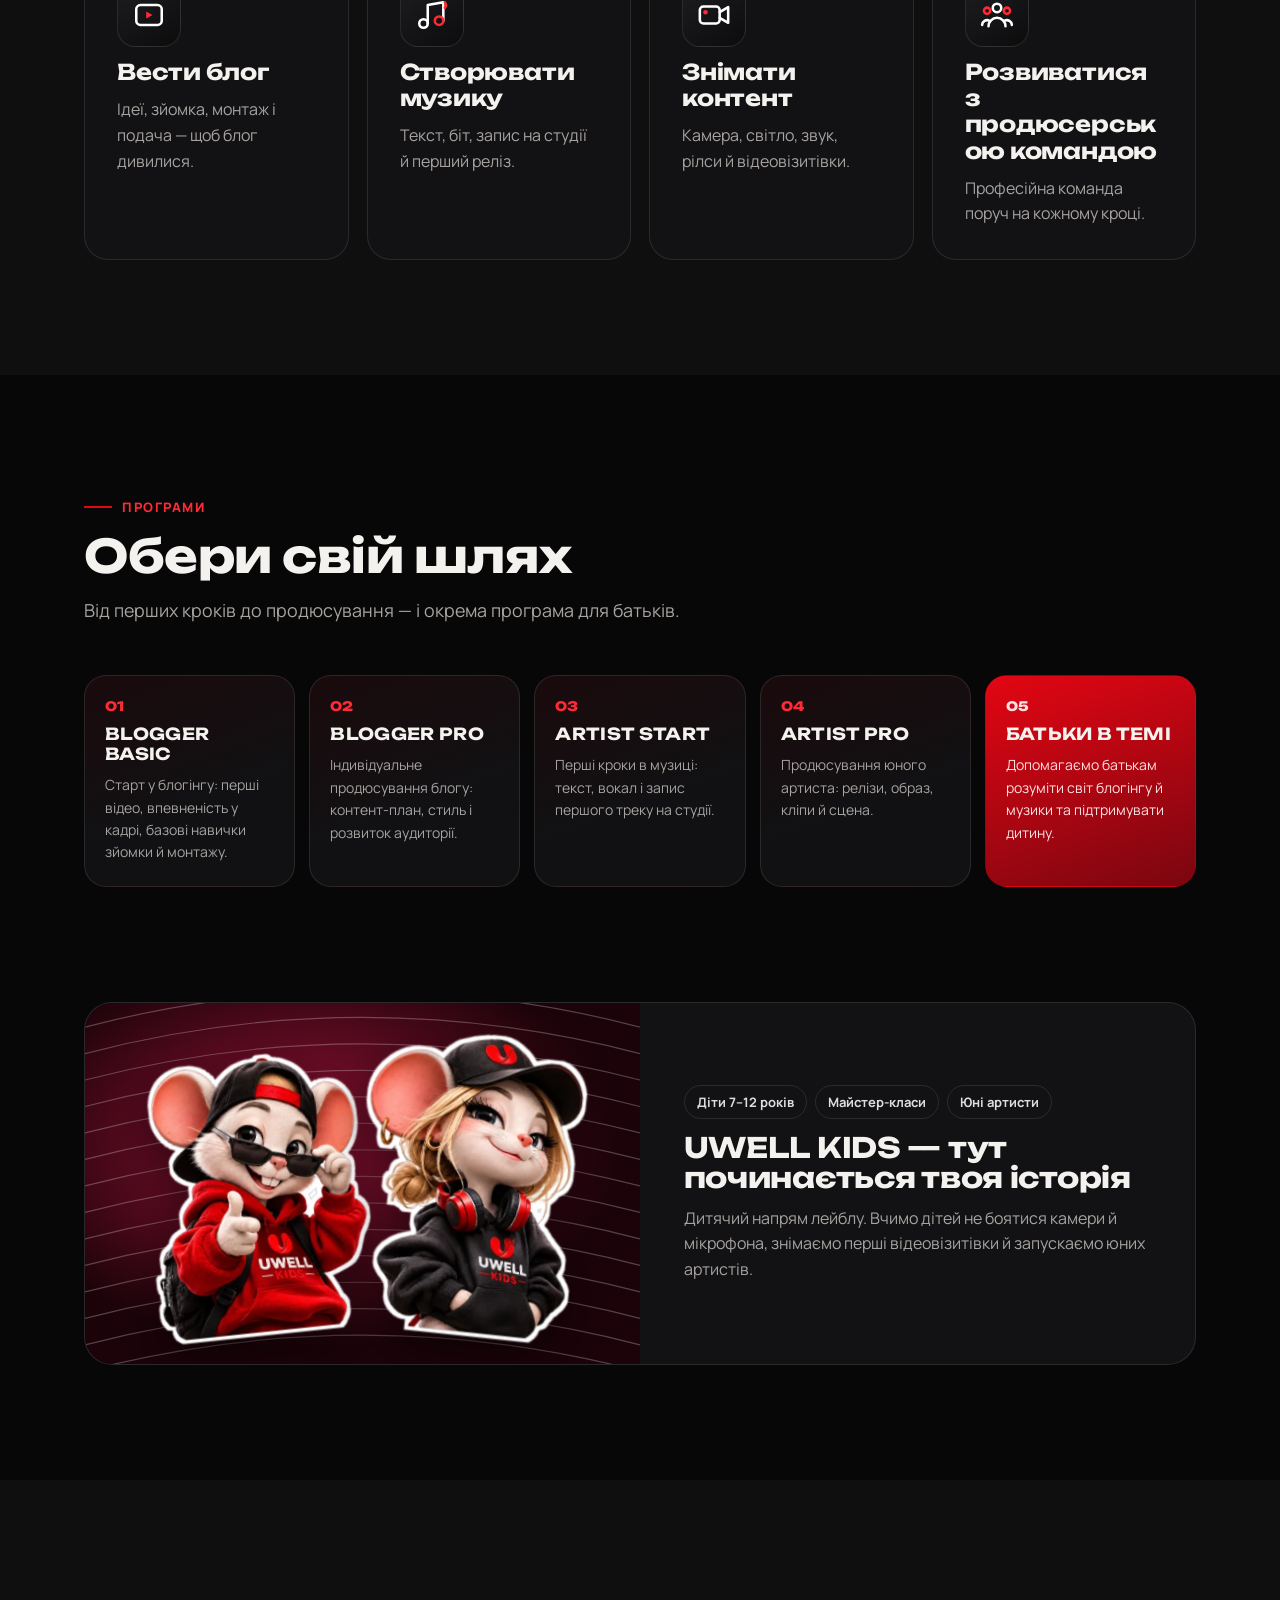
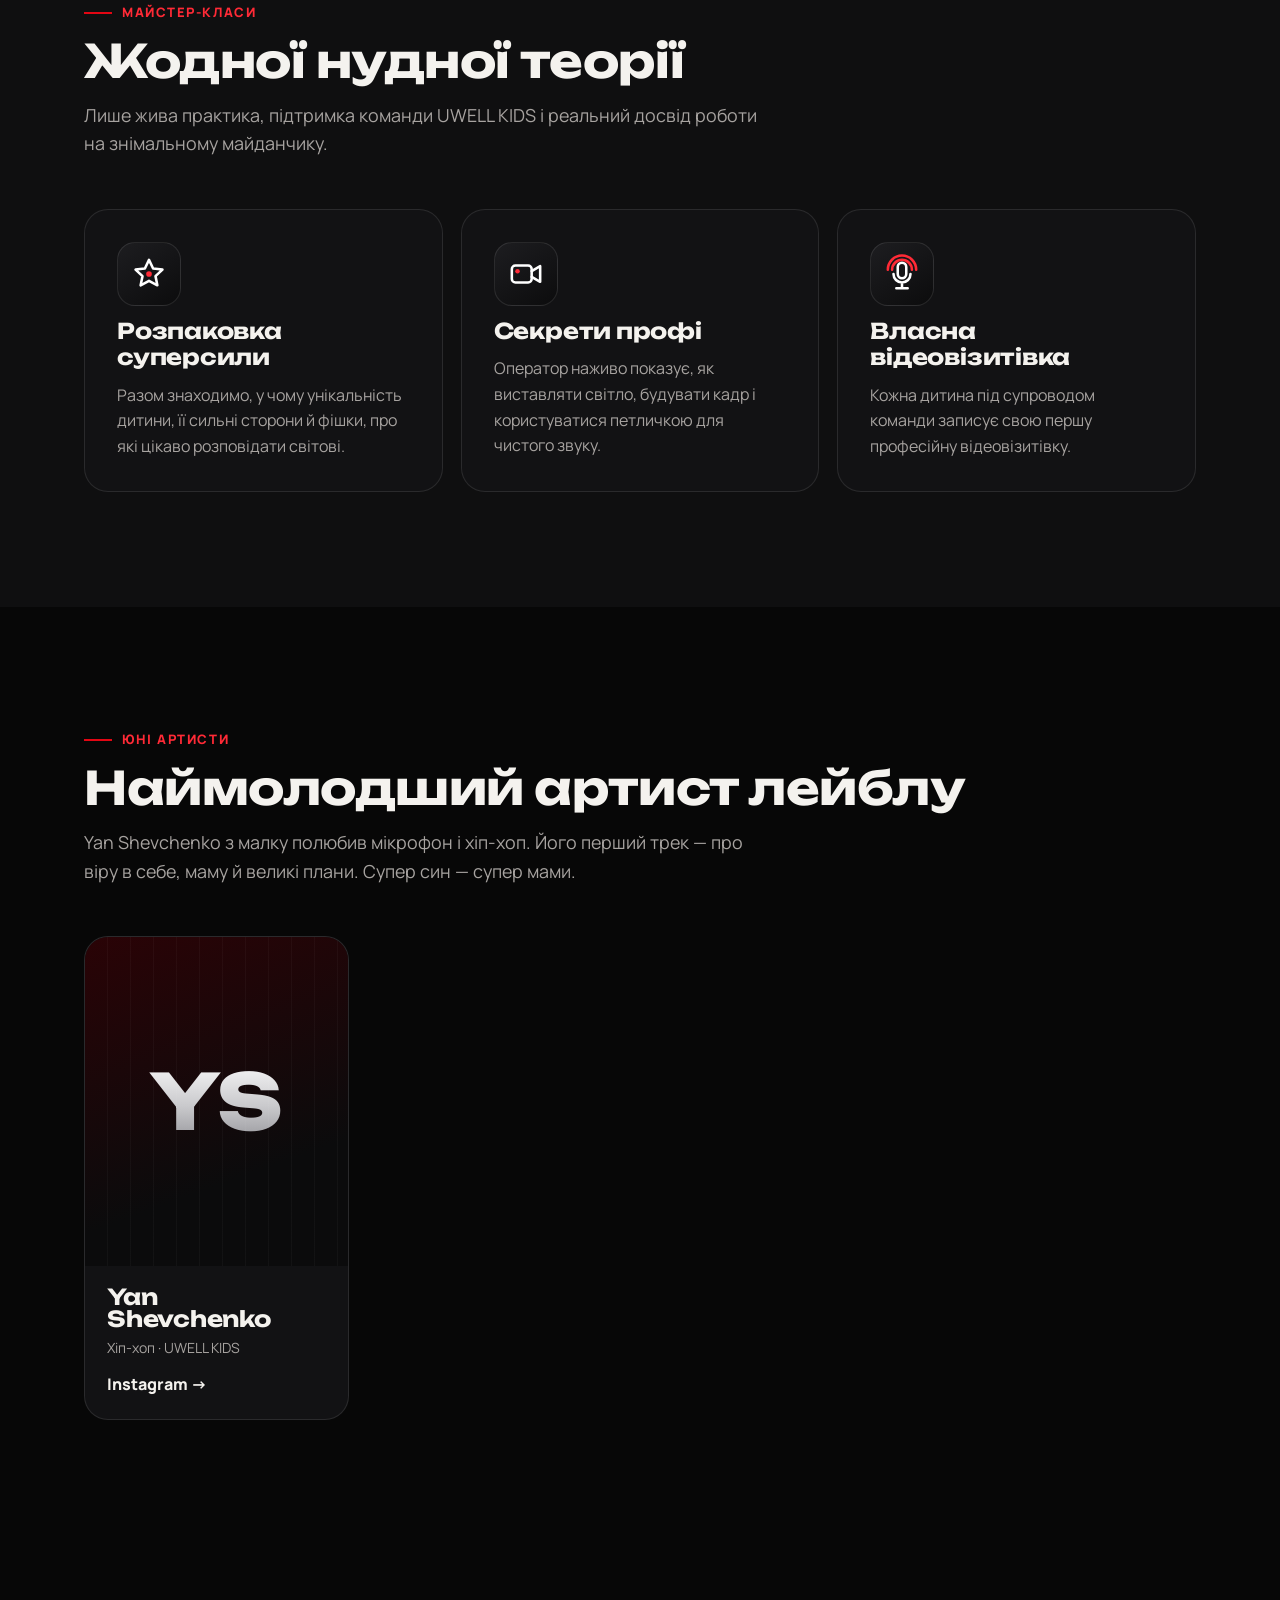
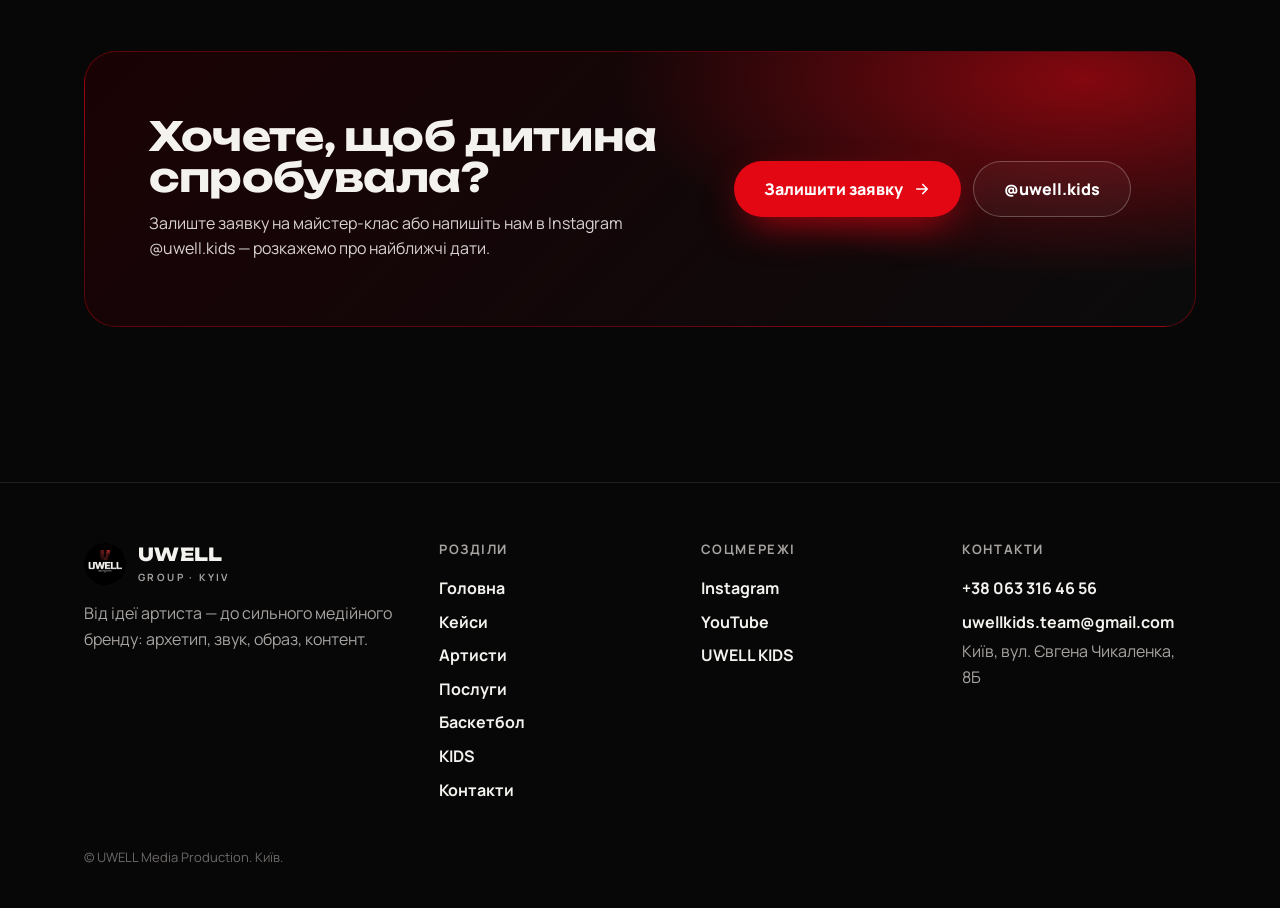
<file: kids.html>
<!DOCTYPE html>
<html lang="uk">
<head>
<meta charset="utf-8">
<meta name="viewport" content="width=device-width,initial-scale=1,viewport-fit=cover">
<title>UWELL KIDS — дитячий напрям</title>
<meta name="description" content="UWELL GROUP, Київ: музичний лейбл, студія звукозапису, відео- та спортивний продакшн, медійна баскетбольна команда.">
<meta property="og:title" content="UWELL KIDS — дитячий напрям">
<meta property="og:description" content="UWELL GROUP, Київ: музичний лейбл, студія звукозапису, відео- та спортивний продакшн, медійна баскетбольна команда.">
<meta property="og:image" content="https://uwell.kyiv.ua/uwell-prod-logo.png">
<meta name="theme-color" content="#070707">
<link rel="icon" href="favicon.png">
<link rel="preconnect" href="https://fonts.googleapis.com">
<link href="https://fonts.googleapis.com/css2?family=Unbounded:wght@600;800&family=Manrope:wght@400;600;700;800&display=swap" rel="stylesheet">
<link rel="stylesheet" href="style.css?v=ff171145">
</head>
<body>
<div class="progress" id="prog"></div>
<div class="topwrap">

<header class="top" id="top"><div class="wrap">
  <a class="brand" href="./"><img src="uwell-prod-logo.png" alt="" width="42" height="42"><span><b>UWELL</b><small>GROUP · KYIV</small></span></a>
  <nav class="nav" aria-label="Меню"><a href="./">Головна</a><a href="cases">Кейси</a><a href="artists">Артисти</a><a href="studio">Послуги</a><a href="basketball">Баскетбол</a><a href="kids" aria-current=page>KIDS</a><a href="contacts">Контакти</a><a class="go" href="contacts#form">Обговорити проєкт</a></nav>
  <button class="burger" id="burger" aria-label="Меню" aria-expanded="false"><svg viewBox="0 0 24 24"><path d="M4 7h16M4 12h16M4 17h16"/></svg></button>
</div></header>
<nav class="mnav" id="mnav" aria-label="Мобільне меню"><a href="./">Головна</a><a href="cases">Кейси</a><a href="artists">Артисти</a><a href="studio">Послуги</a><a href="basketball">Баскетбол</a><a href="kids" aria-current=page>KIDS</a><a href="contacts">Контакти</a></nav>
</div>
<main>
<section class="phead"><div class="wrap khead"><div class="rv"><span class="eyebrow">UWELL KIDS</span><h1>Тут починається <span style="color:var(--red2)">твоя історія</span></h1><p class="lead">Дитячий напрям UWELL: майстер-класи з відеозйомки й блогінгу, перший досвід на справжньому знімальному майданчику і підтримка юних артистів.</p></div><div class="kstage rv" aria-hidden="true"><img class="k1 fl1" src="girl2.webp" alt=""><img class="k2 fl2" src="boy2.webp" alt=""></div></div></section><section class="pad"><div class="wrap"><div class="rv" style="margin-bottom:clamp(28px,4vw,52px)"><span class="eyebrow">Найближчий майстер-клас</span><h2 class="h2">Запис відкрито</h2><p class="lead">Безкоштовно, за попереднім записом.</p></div><div class="event rv">
  <div class="date"><b>28</b><span>листопада</span></div>
  <div><div class="tags" style="margin-bottom:10px"><span>Безкоштовно</span><span>7–12 років</span><span>Субота, 14:00</span></div>
    <h3>Зніми себе як профі!</h3>
    <p>Практичний майстер-клас із відеозйомки. Київ, вул. Чикаленка, 8 (@kyivphotovideo). Кількість місць обмежена.</p></div>
  <a class="btn" href="masterclasses">Записатися <svg viewBox="0 0 24 24" fill="none" stroke="currentColor" stroke-width="2.2" stroke-linecap="round" stroke-linejoin="round"><path d="M5 12h14M13 6l6 6-6 6"/></svg></a>
</div></div></section><section class="pad" style="background:var(--bg2)"><div class="wrap"><div class="rv" style="margin-bottom:clamp(28px,4vw,52px)"><span class="eyebrow">UWELL KIDS</span><h2 class="h2">Що ти будеш робити в UWELL KIDS?</h2><p class="lead">Чотири напрямки, де дитина розкриває свої таланти й отримує справжню практику.</p></div><div class="grid g4"><div class="card rv"><div class="ai a-rec"><svg viewBox="0 0 24 24"><rect x="3" y="5" width="18" height="14" rx="3"/><path class="fl" d="M10 9.5v5l4.5-2.5z"/></svg></div><h3>Вести блог</h3><p>Ідеї, зйомка, монтаж і подача — щоб блог дивилися.</p></div><div class="card rv"><div class="ai a-mic"><svg viewBox="0 0 24 24"><path d="M9 18V5l11-2v13"/><circle cx="6" cy="18" r="3"/><circle class="rd" cx="17" cy="16" r="3"/><path class="w1 rd" d="M21 3a3 3 0 0 1 0 4"/></svg></div><h3>Створювати музику</h3><p>Текст, біт, запис на студії й перший реліз.</p></div><div class="card rv"><div class="ai a-rec"><svg viewBox="0 0 24 24"><rect x="2" y="6" width="14" height="12" rx="2.5"/><path d="m16 10 6-3.5v11L16 14"/><circle class="fl" cx="6" cy="10" r="1.6"/></svg></div><h3>Знімати контент</h3><p>Камера, світло, звук, рілси й відеовізитівки.</p></div><div class="card rv"><div class="ai a-pin"><svg viewBox="0 0 24 24"><g class="pn"><circle cx="12" cy="7" r="3"/><circle class="rd" cx="5" cy="9" r="2.2"/><circle class="rd" cx="19" cy="9" r="2.2"/></g><path d="M6 20a6 6 0 0 1 12 0M1.5 19a3.5 3.5 0 0 1 5-3M22.5 19a3.5 3.5 0 0 0-5-3"/></svg></div><h3>Розвиватися з продюсерською командою</h3><p>Професійна команда поруч на кожному кроці.</p></div></div></div></section><section class="pad"><div class="wrap"><div class="rv" style="margin-bottom:clamp(28px,4vw,52px)"><span class="eyebrow">Програми</span><h2 class="h2">Обери свій шлях</h2><p class="lead">Від перших кроків до продюсування — і окрема програма для батьків.</p></div><div class="progs"><div class="prog rv"><span class="pn">01</span><h3>BLOGGER BASIC</h3><p>Старт у блогінгу: перші відео, впевненість у кадрі, базові навички зйомки й монтажу.</p></div><div class="prog rv"><span class="pn">02</span><h3>BLOGGER PRO</h3><p>Індивідуальне продюсування блогу: контент-план, стиль і розвиток аудиторії.</p></div><div class="prog rv"><span class="pn">03</span><h3>ARTIST START</h3><p>Перші кроки в музиці: текст, вокал і запис першого треку на студії.</p></div><div class="prog rv"><span class="pn">04</span><h3>ARTIST PRO</h3><p>Продюсування юного артиста: релізи, образ, кліпи й сцена.</p></div><div class="prog rv"><span class="pn">05</span><h3>БАТЬКИ В ТЕМІ</h3><p>Допомагаємо батькам розуміти світ блогінгу й музики та підтримувати дитину.</p></div></div></div></section><section class="pad" style="padding-top:0"><div class="wrap"><article class="case rv"><div class="vis kid"><svg class="bg" viewBox="0 0 400 300" preserveAspectRatio="none"><g stroke="#fff" stroke-width="1" fill="none"><path d="M0 20 Q200 -40 400 20"/><path d="M0 42 Q200 -18 400 42"/><path d="M0 64 Q200 4 400 64"/><path d="M0 86 Q200 26 400 86"/><path d="M0 108 Q200 48 400 108"/><path d="M0 130 Q200 70 400 130"/><path d="M0 152 Q200 92 400 152"/><path d="M0 174 Q200 114 400 174"/><path d="M0 196 Q200 136 400 196"/><path d="M0 218 Q200 158 400 218"/><path d="M0 240 Q200 180 400 240"/><path d="M0 262 Q200 202 400 262"/><path d="M0 284 Q200 224 400 284"/><path d="M0 306 Q200 246 400 306"/></g></svg><div class="micevis"><img class="fl1" src="boy1.webp" alt=""><img class="fl2" src="girl1.webp" alt=""></div></div>
<div class="txt"><div class="tags"><span>Діти 7–12 років</span><span>Майстер-класи</span><span>Юні артисти</span></div><h3>UWELL KIDS — тут починається твоя історія</h3><p>Дитячий напрям лейблу. Вчимо дітей не боятися камери й мікрофона, знімаємо перші відеовізитівки й запускаємо юних артистів.</p></div></article></div></section><section class="pad" style="background:var(--bg2)"><div class="wrap"><div class="rv" style="margin-bottom:clamp(28px,4vw,52px)"><span class="eyebrow">Майстер-класи</span><h2 class="h2">Жодної нудної теорії</h2><p class="lead">Лише жива практика, підтримка команди UWELL KIDS і реальний досвід роботи на знімальному майданчику.</p></div><div class="grid g3"><div class="card rv"><div class="ai a-star"><svg viewBox="0 0 24 24"><path d="m12 2 2.9 6.1 6.6.8-4.9 4.6 1.3 6.5L12 16.8 6.1 20l1.3-6.5L2.5 8.9l6.6-.8z"/><circle class="fl" cx="12" cy="12" r="2"/></svg></div><h3>Розпаковка суперсили</h3><p>Разом знаходимо, у чому унікальність дитини, її сильні сторони й фішки, про які цікаво розповідати світові.</p></div><div class="card rv"><div class="ai a-rec"><svg viewBox="0 0 24 24"><rect x="2" y="6" width="14" height="12" rx="2.5"/><path d="m16 10 6-3.5v11L16 14"/><circle class="fl" cx="6" cy="10" r="1.6"/></svg></div><h3>Секрети профі</h3><p>Оператор наживо показує, як виставляти світло, будувати кадр і користуватися петличкою для чистого звуку.</p></div><div class="card rv"><div class="ai a-mic"><svg viewBox="0 0 24 24"><path class="w1 rd" d="M5 9a7 7 0 0 1 14 0"/><path class="w2 rd" d="M2 9a10 10 0 0 1 20 0"/><rect x="9" y="4" width="6" height="11" rx="3"/><path d="M12 19v3M8 22h8M6 12a6 6 0 0 0 12 0"/></svg></div><h3>Власна відеовізитівка</h3><p>Кожна дитина під супроводом команди записує свою першу професійну відеовізитівку.</p></div></div></div></section><section class="pad"><div class="wrap"><div class="rv" style="margin-bottom:clamp(28px,4vw,52px)"><span class="eyebrow">Юні артисти</span><h2 class="h2">Наймолодший артист лейблу</h2><p class="lead">Yan Shevchenko з малку полюбив мікрофон і хіп-хоп. Його перший трек — про віру в себе, маму й великі плани. Супер син — супер мами.</p></div><div class="grid g4"><div class="artist rv"><div class="ph"><b>YS</b></div><div class="bd"><h3>Yan Shevchenko</h3><p>Хіп-хоп · UWELL KIDS</p><a href="https://www.instagram.com/yan.shevchenko/">Instagram →</a></div></div></div></div></section><section class="pad"><div class="wrap"><div class="cta-band rv"><div><h2>Хочете, щоб дитина спробувала?</h2><p>Залиште заявку на майстер-клас або напишіть нам в Instagram @uwell.kids — розкажемо про найближчі дати.</p></div><div class="btns"><a class="btn" href="contacts#form">Залишити заявку <svg viewBox="0 0 24 24" fill="none" stroke="currentColor" stroke-width="2.2" stroke-linecap="round" stroke-linejoin="round"><path d="M5 12h14M13 6l6 6-6 6"/></svg></a><a class="btn ghost" href="https://www.instagram.com/uwell.kids/">@uwell.kids</a></div></div></div></section>
</main>
<footer><div class="wrap">
  <div class="fgrid4">
    <div><a class="brand" href="./"><img src="uwell-prod-logo.png" alt="" width="42" height="42"><span><b>UWELL</b><small>GROUP · KYIV</small></span></a>
      <p>Від ідеї артиста — до сильного медійного бренду: архетип, звук, образ, контент.</p></div>
    <div><h4>Розділи</h4><a href="./">Головна</a><a href="cases">Кейси</a><a href="artists">Артисти</a><a href="studio">Послуги</a><a href="basketball">Баскетбол</a><a href="kids">KIDS</a><a href="contacts">Контакти</a></div>
    <div><h4>Соцмережі</h4><a href="https://www.instagram.com/uwell.production/">Instagram</a><a href="https://www.youtube.com/@uwellprod">YouTube</a><a href="https://www.instagram.com/uwell.kids/">UWELL KIDS</a></div>
    <div><h4>Контакти</h4><a href="tel:+380633164656">+38 063 316 46 56</a><a href="mailto:uwellkids.team@gmail.com">uwellkids.team@gmail.com</a><span style="color:var(--mute)">Київ, вул. Євгена Чикаленка, 8Б</span></div>
  </div>
  <div class="copy">© UWELL Media Production. Київ.</div>
</div></footer>
<script>
{
const top=document.getElementById('top');
const onS=()=>top.classList.toggle('solid',scrollY>20);onS();addEventListener('scroll',onS,{passive:true});
const b=document.getElementById('burger'),m=document.getElementById('mnav');
b.addEventListener('click',()=>{const o=m.classList.toggle('open');b.setAttribute('aria-expanded',o)});
const io=new IntersectionObserver(es=>es.forEach(e=>{if(e.isIntersecting){e.target.classList.add('in');io.unobserve(e.target)}}),{threshold:.12});
document.querySelectorAll('.rv').forEach(el=>io.observe(el));
const co=new IntersectionObserver(es=>es.forEach(e=>{if(!e.isIntersecting)return;const el=e.target,to=+el.dataset.to,suf=el.dataset.suf||'';let t0=null;
  const step=t=>{t0??=t;const k=Math.min(1,(t-t0)/1200);el.textContent=Math.round(to*(1-(1-k)**3))+suf;if(k<1)requestAnimationFrame(step)};
  if(matchMedia('(prefers-reduced-motion: reduce)').matches)el.textContent=to+suf;else requestAnimationFrame(step);co.unobserve(el)}),{threshold:.5});
document.querySelectorAll('[data-to]').forEach(el=>co.observe(el));
document.querySelectorAll('[data-end]').forEach(el=>{if(Date.now()>Date.parse(el.dataset.end)){el.remove()}});if(!document.getElementById('annc'))document.body.classList.remove('annc-on');
const pr=document.getElementById('prog');addEventListener('scroll',()=>{const h=document.documentElement;pr.style.transform='scaleX('+(h.scrollTop/(h.scrollHeight-h.clientHeight||1))+')'},{passive:true});
document.querySelectorAll('.card,.div,.artist,.case').forEach(c=>c.addEventListener('pointermove',e=>{const r=c.getBoundingClientRect();c.style.setProperty('--mx',(e.clientX-r.left)+'px');c.style.setProperty('--my',(e.clientY-r.top)+'px')}));
const st=document.querySelector('.stack');if(st&&matchMedia('(pointer:fine)').matches)addEventListener('pointermove',e=>{const x=e.clientX/innerWidth-.5,y=e.clientY/innerHeight-.5;st.style.setProperty('--rx',(-y*8)+'deg');st.style.setProperty('--ry',(x*10)+'deg')});
}
</script>

<script src="music/player.js?v=6"></script>
</body>
</html>
</file>
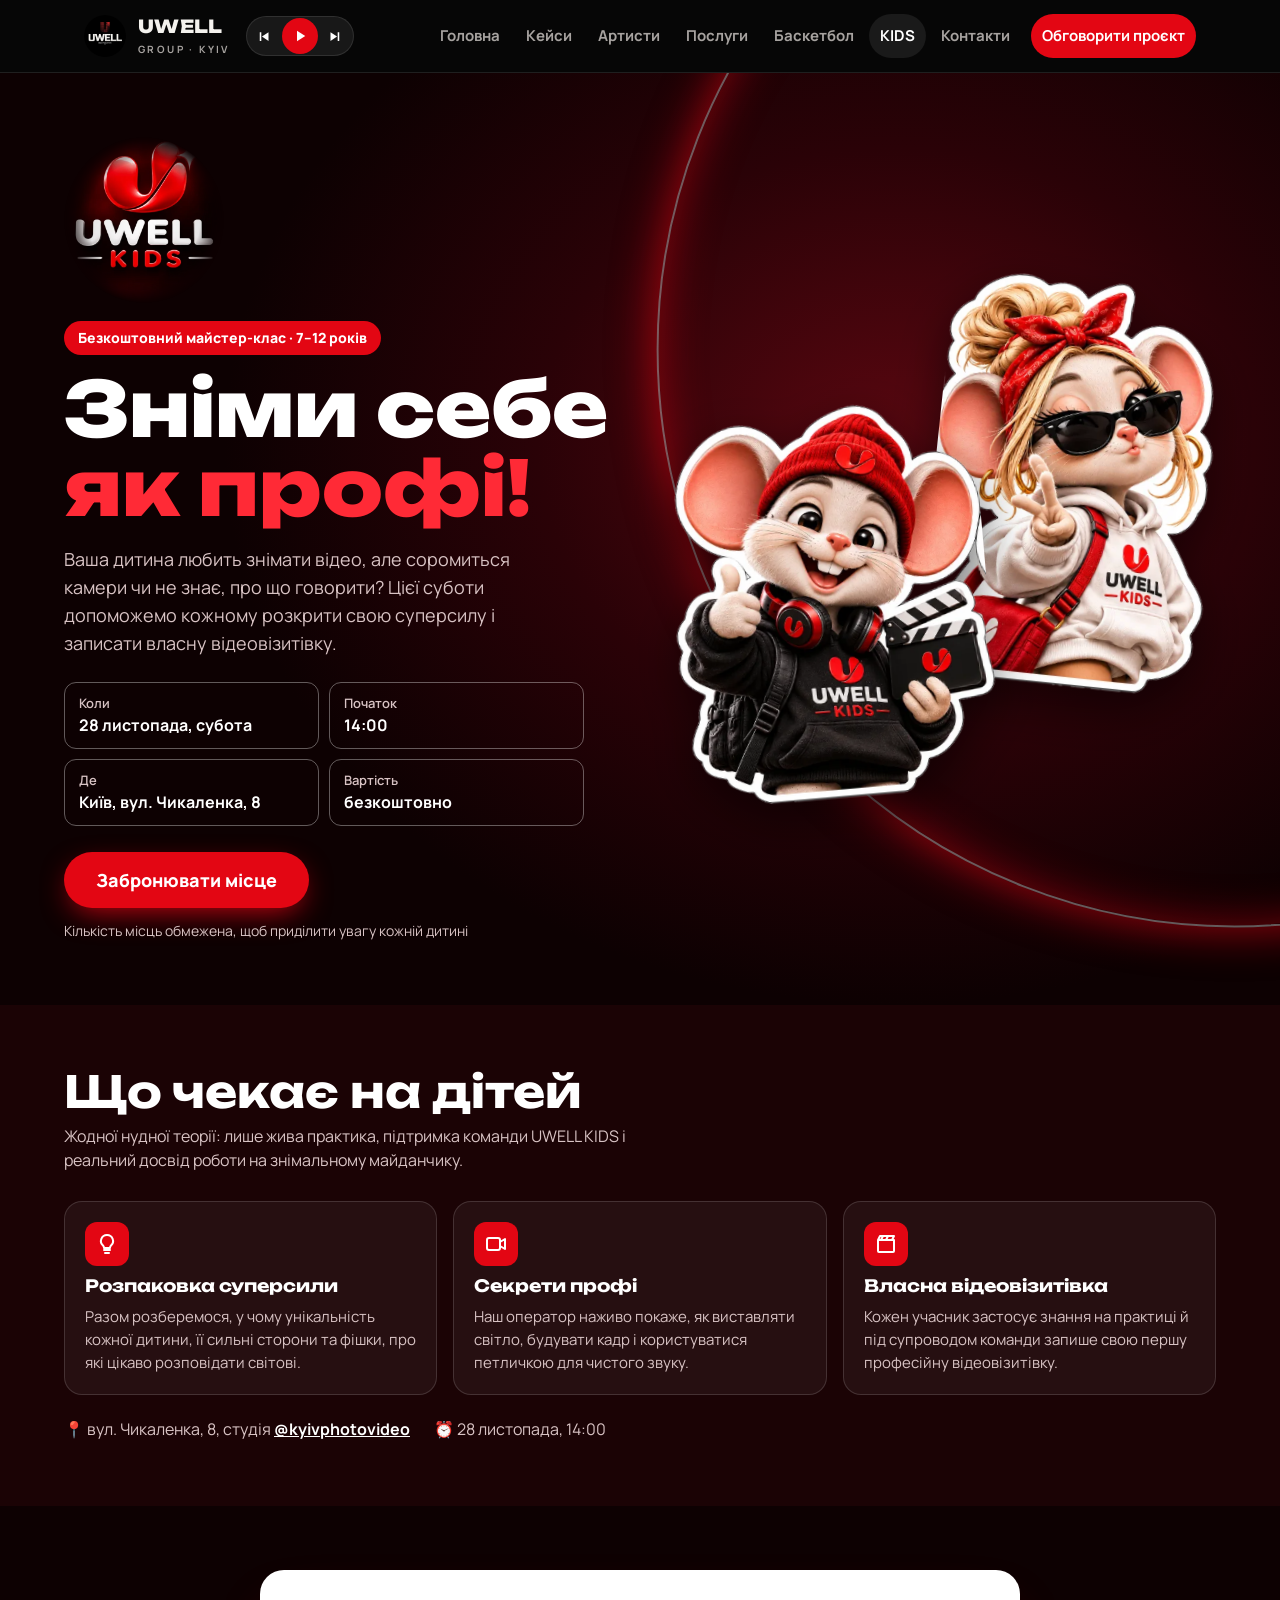
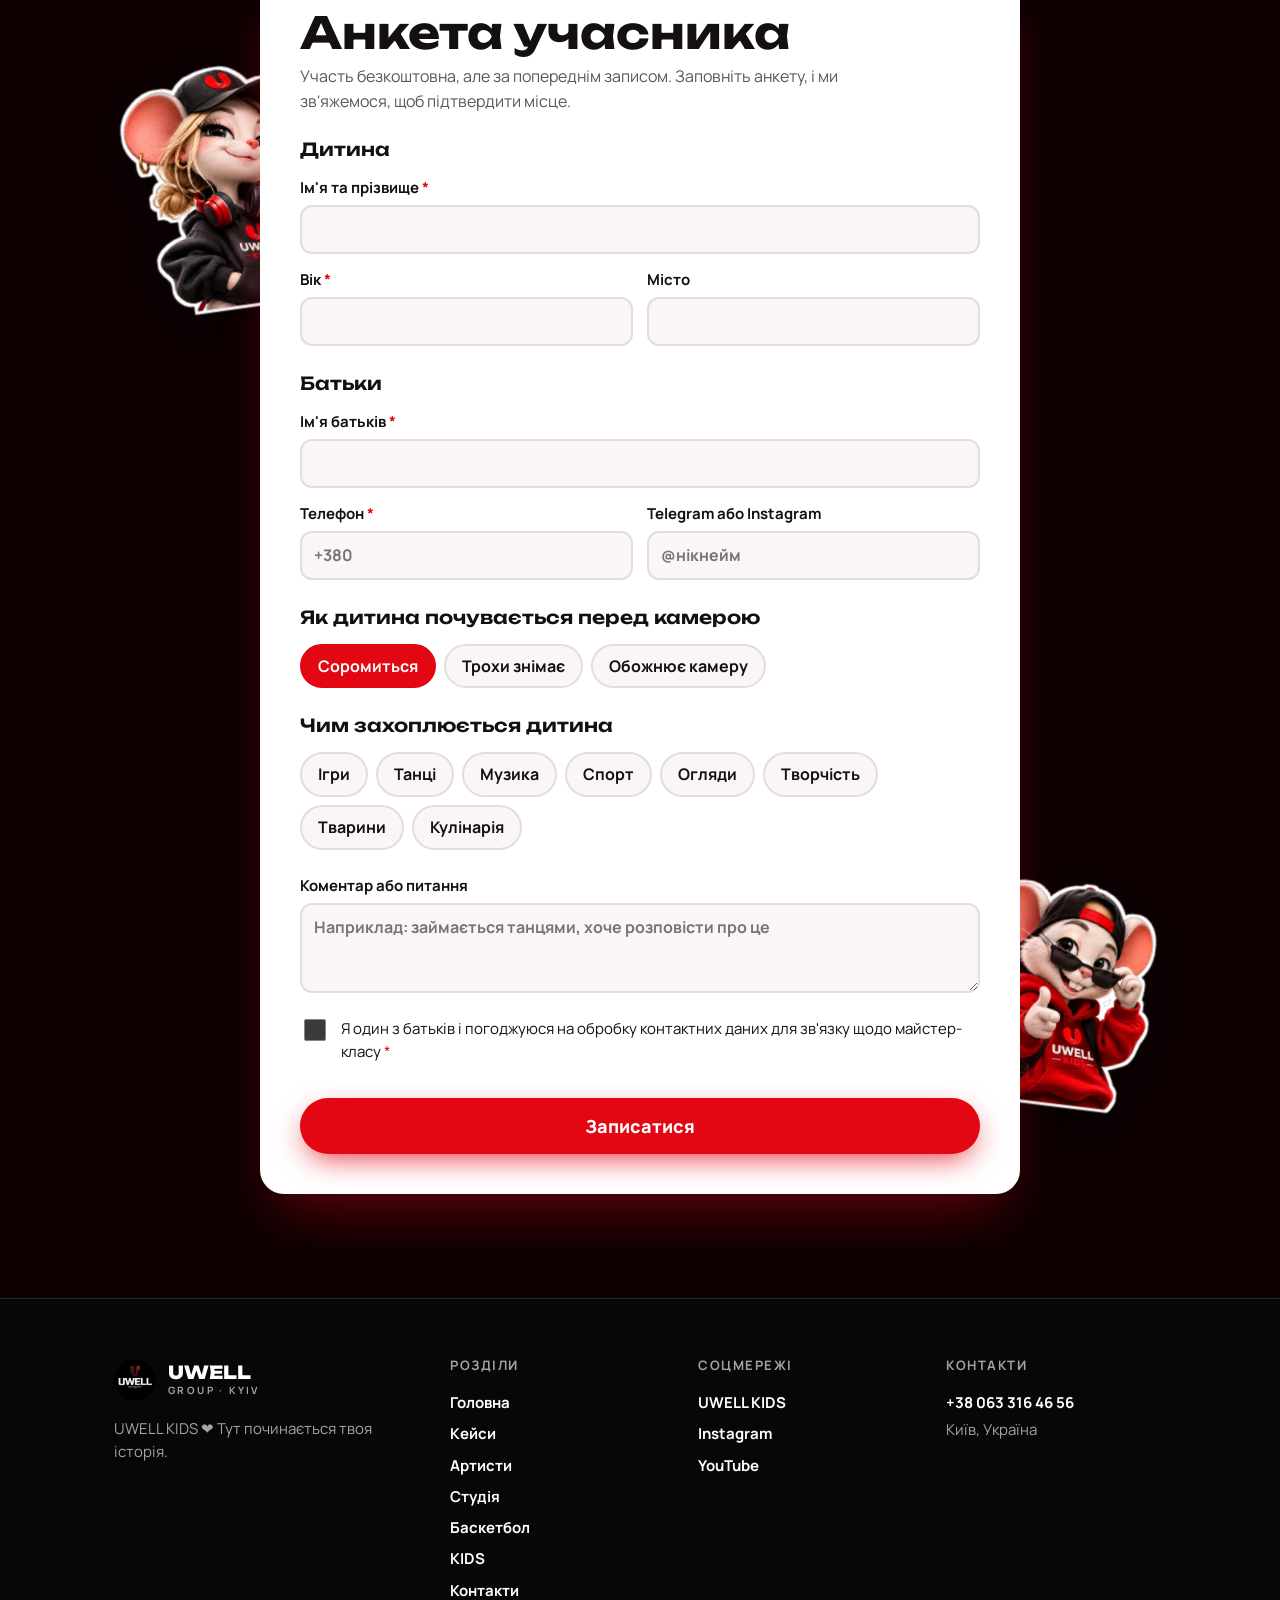
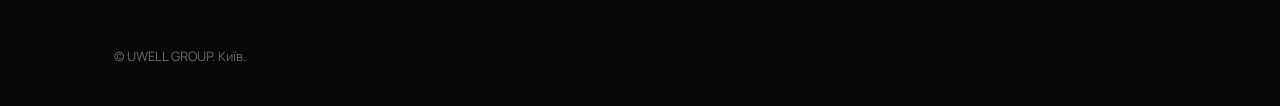
<file: masterclasses.html>
<!DOCTYPE html>
<html lang="uk">
<head>
<meta charset="utf-8">
<meta name="viewport" content="width=device-width,initial-scale=1">
<title>Зніми себе як профі — UWELL KIDS</title>
<link rel="icon" href="favicon.png">
<meta name="theme-color" content="#070707">
<link rel="preconnect" href="https://fonts.googleapis.com">
<link href="https://fonts.googleapis.com/css2?family=Unbounded:wght@600;800&family=Manrope:wght@400;600;700;800&display=swap" rel="stylesheet">
<style>
/* VOICE: bright, playful, confident — kids' studio, parents trust it
   IDEA: a film-set call sheet: hero = set, programme = shot list, form = casting card
   PICTURE: UWELL KIDS mascots as stickers around the logo glow
   COLOUR and TYPE: brand black-red night ground, white cards, red #e30613; Unbounded + Manrope
   LAYOUT: hero (logo, title, stickers) → 4-step programme → form card with mascots peeking */
:root{color-scheme:dark;--bg:#0d0102;--deep:#1b0305;--red:#e30613;--red2:#ff2a36;--ink:#fff;--mute:#d8c3c4;
--card:#fff;--cink:#141012;--cmute:#5f5557;--line:#e6dcdc}
:root[data-theme=light],:root[data-theme=dark]{color-scheme:dark}
*{box-sizing:border-box;min-width:0}
html{scroll-behavior:smooth;scroll-padding-top:20px}
body{margin:0;background:var(--bg);color:var(--ink);font:16px/1.55 Manrope,system-ui,sans-serif;overflow-x:clip}
img{display:block;max-width:100%;height:auto}
h1,h2,h3{font-family:Unbounded,system-ui,sans-serif;line-height:1.05;text-wrap:balance;margin:0}
.band{padding:clamp(28px,5vw,72px) max(5vw,16px)}
.wrap{max-width:1180px;margin:0 auto}

/* hero */
.hero{position:relative;background:radial-gradient(70% 80% at 70% 40%,#5a0710 0%,#2a0207 40%,var(--bg) 75%);overflow:hidden}
.hero::before{content:"";position:absolute;inset:-20% -10% auto auto;width:90vmax;height:90vmax;border-radius:50%;border:2px solid rgba(255,255,255,.35);box-shadow:0 0 40px 6px rgba(227,6,19,.55),inset 0 0 40px 6px rgba(227,6,19,.4);transform:translate(35%,-10%);pointer-events:none}
.hgrid{position:relative;display:grid;grid-template-columns:minmax(0,1.05fr) minmax(0,1fr);gap:clamp(16px,3vw,40px);align-items:center}
.logo{width:clamp(110px,14vw,160px);-webkit-mask-image:radial-gradient(closest-side,#000 70%,transparent);mask-image:radial-gradient(closest-side,#000 70%,transparent)}
.kick{display:inline-block;margin:18px 0 14px;padding:6px 14px;border-radius:999px;background:var(--red);font-weight:800;font-size:14px}
h1{font-size:clamp(38px,6.4vw,76px);font-weight:800}
h1 span{display:block;color:var(--red2)}
.lead{font-size:18px;max-width:46ch;margin:18px 0 24px;color:var(--mute)}
.facts{display:grid;grid-template-columns:repeat(2,minmax(0,1fr));gap:10px;margin:0 0 26px;padding:0;list-style:none;max-width:520px}
.facts li{border:1.5px solid rgba(255,255,255,.35);border-radius:12px;padding:10px 14px;font-weight:700}
.facts small{display:block;font-weight:600;font-size:13px;color:var(--mute)}
.cta{display:inline-flex;align-items:center;justify-content:center;min-height:56px;padding:0 32px;border-radius:999px;background:var(--red);color:#fff;font:800 18px Manrope,sans-serif;text-decoration:none;border:0;cursor:pointer;box-shadow:0 10px 30px -8px rgba(227,6,19,.9);transition:transform .15s}
.cta:hover{transform:translateY(-2px)}
.seats{margin:12px 0 0;font-size:14px;color:var(--mute)}
.steps.three{grid-template-columns:repeat(3,minmax(0,1fr))}
.ico{width:44px;height:44px;border-radius:12px;background:var(--red);display:grid;place-items:center}
.ico svg{width:24px;height:24px;fill:none;stroke:#fff;stroke-width:2;stroke-linecap:round;stroke-linejoin:round}
.where{margin-top:22px;display:flex;flex-wrap:wrap;gap:12px 24px;align-items:center;color:var(--mute)}
.where a{color:#fff;font-weight:700}
.stage{position:relative;height:clamp(340px,42vw,520px)}
.stage img{position:absolute;filter:drop-shadow(0 18px 24px rgba(0,0,0,.55))}
.s1{width:58%;left:0;bottom:0;transform:rotate(-5deg);z-index:2}
.s2{width:52%;right:0;top:0;transform:rotate(6deg)}
.float{animation:bob 4s ease-in-out infinite}.s2.float{animation-delay:-2s}
@keyframes bob{50%{translate:0 -10px}}

/* programme */
.prog{background:var(--deep)}
.prog h2,.sec h2{font-size:clamp(28px,4vw,44px);margin-bottom:8px}
.sub{color:var(--mute);margin:0 0 28px;max-width:60ch}
.steps{display:grid;grid-template-columns:repeat(4,minmax(0,1fr));gap:16px;margin:0;padding:0;list-style:none}
.steps li{display:flex;flex-direction:column;gap:0;background:rgba(255,255,255,.05);border:1.5px solid rgba(255,255,255,.14);border-radius:18px;padding:20px}
.t{font-family:Unbounded,sans-serif;font-weight:800;font-size:26px;color:var(--red2);white-space:nowrap}
.t small{font-size:14px;color:var(--mute);font-family:Manrope,sans-serif;font-weight:700;margin-left:4px}
.steps h3{font-size:17px;margin:10px 0 8px;line-height:1.2}
.steps p{margin:0;color:var(--mute);font-size:15px}
.take{display:grid;grid-template-columns:repeat(3,minmax(0,1fr));gap:16px;margin-top:22px}
.take div{border-radius:16px;padding:16px 18px;background:var(--red);font-weight:700}
.take span{display:block;font-weight:600;font-size:14px;opacity:.9}

/* form */
.sec{position:relative}
.fwrap{position:relative;max-width:760px;margin:0 auto}
.peek{position:absolute;width:190px;z-index:0;filter:drop-shadow(0 12px 18px rgba(0,0,0,.5));pointer-events:none}
.pl{left:-140px;top:90px;transform:rotate(-8deg)}.pr{right:-140px;bottom:80px;transform:rotate(7deg)}
.card{position:relative;z-index:1;background:var(--card);color:var(--cink);border-radius:24px;padding:clamp(22px,4vw,40px);box-shadow:0 30px 60px -20px rgba(227,6,19,.45)}
.card h2{color:var(--cink)}
.card .sub{color:var(--cmute);margin-bottom:22px}
fieldset{border:0;padding:0;margin:0 0 24px}
legend{font-family:Unbounded,sans-serif;font-weight:600;font-size:18px;margin-bottom:12px;padding:0}
.grid{display:grid;grid-template-columns:repeat(2,minmax(0,1fr));gap:14px}
.full{grid-column:1/-1}
label.f{display:block;font-weight:700;font-size:15px}
label.f input,label.f textarea{display:block;margin-top:6px}
.req{color:var(--red)}
input[type=text],input[type=tel],input[type=number],textarea{font:inherit;font-size:16px;color:var(--cink);background:#faf6f6;border:2px solid var(--line);border-radius:12px;padding:10px 12px;min-height:48px;width:100%}
textarea{min-height:90px;resize:vertical}
input:focus,textarea:focus{border-color:var(--red);outline:none}
:focus-visible{outline:3px solid var(--red2);outline-offset:2px}
.chips{display:flex;flex-wrap:wrap;gap:8px}
.chip{position:relative}
.chip input{position:absolute;inset:0;opacity:0;margin:0;cursor:pointer}
.chip span{display:inline-flex;align-items:center;min-height:44px;padding:8px 16px;border:2px solid var(--line);border-radius:999px;font-weight:700;background:#faf6f6;cursor:pointer}
.chip input:checked+span{background:var(--red);border-color:var(--red);color:#fff}
.chip input:focus-visible+span{outline:3px solid var(--red2);outline-offset:2px}
.agree{display:flex;gap:12px;align-items:flex-start;font-size:15px}
.agree input{width:22px;height:22px;margin-top:2px;accent-color:var(--red);flex:none}
.err{color:var(--red);font-weight:700;font-size:14px;min-height:1.3em;margin:8px 0}
[aria-invalid=true]{border-color:var(--red)!important}
.card .cta{width:100%}
.cta[disabled]{opacity:.6;cursor:wait}
.done{display:none;text-align:center;padding:10px 0}
.done.on{display:block}
.done img{width:180px;margin:0 auto 10px}
.done h2{font-size:clamp(24px,4vw,32px);margin-bottom:10px}
.ghost{min-height:44px;padding:0 20px;border-radius:999px;border:2px solid var(--line);background:#fff;color:var(--cink);font:700 15px Manrope,sans-serif;cursor:pointer}

/* admin */
.admin{display:none;max-width:1180px;margin:40px auto 0;background:var(--card);color:var(--cink);border-radius:20px;padding:clamp(18px,3vw,28px)}
.admin.on{display:block}
.atop{display:flex;flex-wrap:wrap;gap:12px;align-items:center;justify-content:space-between;margin-bottom:12px}
.admin h2{font-size:20px}
.scroll{overflow-x:auto}
table{border-collapse:collapse;width:100%;font-size:14px}
th,td{text-align:start;padding:8px 10px;border-bottom:1px solid var(--line);vertical-align:top}
th{white-space:nowrap}td.n{text-align:right;white-space:nowrap}
footer{text-align:center;color:var(--mute);font-size:13px;padding:24px 16px 40px}

@media(max-width:1100px){.peek{display:none}}
@media(max-width:900px){.steps.three{grid-template-columns:minmax(0,1fr)}.steps{grid-template-columns:repeat(2,minmax(0,1fr))}}
@media(max-width:760px){.hgrid{grid-template-columns:minmax(0,1fr)}.stage{height:min(92vw,420px);order:-1}.hero::before{display:none}.take{grid-template-columns:minmax(0,1fr)}}
@media(max-width:600px){.grid,.steps{grid-template-columns:minmax(0,1fr)}.lead{font-size:17px}}
@media(prefers-reduced-motion:reduce){.float{animation:none}html{scroll-behavior:auto}.cta{transition:none}}

.sf{border-top:1px solid rgba(255,255,255,.12);padding:56px 0 40px;margin-top:40px;text-align:left;color:#d8c3c4;font-size:15px;background:#070707}
.sfw{max-width:1180px;margin:0 auto;padding:0 max(5vw,16px)}
.sfg{display:grid;grid-template-columns:1.4fr 1fr 1fr 1fr;gap:28px}
.sf h4{margin:0 0 12px;font-size:13px;text-transform:uppercase;letter-spacing:.12em;color:#a7a3a0}
.sf a{display:block;text-decoration:none;font-weight:700;padding:4px 0;color:#fff}
.sf a:hover{color:#ff2a36}
.sf span{color:#a7a3a0}
.sf p{color:#a7a3a0;margin:12px 0 0;max-width:34ch}
.sfb{display:flex!important;align-items:center;gap:12px}
.sfb img{width:42px;height:42px;border-radius:50%}
.sfb b{display:block;font:800 18px Unbounded,sans-serif;color:#fff}
.sfb small{display:block;font-size:10px;letter-spacing:.24em;color:#a7a3a0;font-weight:700}
.sfc{margin-top:40px;color:#6d6a68;font-size:13px}
@media(max-width:900px){.sfg{grid-template-columns:1fr 1fr}}
@media(max-width:560px){.sfg{grid-template-columns:1fr}}

/* site header (shared with the rest of uwell.kyiv.ua) */
.topwrap{--line:rgba(255,255,255,.1);--mute:#a7a3a0;--red:#e30613;color:#f4f2ee;font:16px/1.6 Manrope,system-ui,sans-serif}
.topwrap a{color:inherit}
.top{position:fixed;inset:0 0 auto;z-index:50;transition:background .3s,border-color .3s;border-bottom:1px solid transparent}
.top.solid{background:rgba(7,7,7,.86);backdrop-filter:blur(14px);border-color:var(--line)}
.top .wrap{display:flex;align-items:center;gap:20px;height:72px}
.brand{display:flex;align-items:center;gap:12px;text-decoration:none;flex:none}
.brand img{width:42px;height:42px;border-radius:50%}
.brand b{font:800 18px Unbounded,sans-serif;letter-spacing:.02em}
.brand small{display:block;font-size:10px;letter-spacing:.24em;color:var(--mute);font-weight:700}
.nav{display:flex;gap:4px;margin-left:auto;overflow-x:auto;scrollbar-width:none}
.nav::-webkit-scrollbar{display:none}
.nav a{flex:none;text-decoration:none;font-weight:700;font-size:15px;padding:10px 14px;border-radius:999px;color:var(--mute);min-height:44px;display:inline-flex;align-items:center;transition:color .2s,background .2s}
.nav a:hover{color:#fff}
.nav a[aria-current=page]{color:#fff;background:rgba(255,255,255,.08)}
.nav a.go{background:var(--red);color:#fff;margin-left:6px}
@media(max-width:820px){.nav a:not(.go){display:none}.nav{overflow:visible}}
@media(max-width:600px){.brand small{display:none}}
.burger{display:none;width:44px;height:44px;border-radius:12px;border:1px solid var(--line);background:transparent;color:#fff;cursor:pointer;flex:none}
.burger svg{width:22px;height:22px;stroke:#fff;fill:none;stroke-width:2;stroke-linecap:round}
.mnav{display:none}
@media(max-width:820px){.burger{display:grid;place-items:center}.mnav.open{display:flex;flex-direction:column;position:fixed;inset:72px 0 auto;background:rgba(7,7,7,.97);backdrop-filter:blur(14px);border-bottom:1px solid var(--line);padding:12px max(5vw,18px) 22px;z-index:49}.mnav a{text-decoration:none;font:800 22px Unbounded,sans-serif;padding:14px 0;border-bottom:1px solid var(--line)}.mnav a[aria-current=page]{color:var(--red2)}}
@media(max-width:600px){.nav a.go{display:none}}
@media(max-width:1180px){.nav a.go{display:none}.nav a{padding:10px 11px}}
body.annc-on .top,body.annc-on .progress{top:40px}
body.annc-on .mnav.open{inset:112px 0 auto}
.topwrap{position:sticky;top:0;z-index:55}
.top,body.annc-on .top{position:relative;top:auto;background:rgba(7,7,7,.92);backdrop-filter:blur(14px);-webkit-backdrop-filter:blur(14px);border-bottom:1px solid var(--line)}
.mnav.open,body.annc-on .mnav.open{position:absolute;inset:100% 0 auto}
.topwrap{padding-top:env(safe-area-inset-top);background:#070707}
.topwrap::before{content:"";position:absolute;left:0;right:0;bottom:100%;height:300px;background:#070707}
@media(max-width:820px){.topwrap{position:relative;top:auto;padding-top:0}.topwrap::before{display:none}.mnav.open,body.annc-on .mnav.open{position:absolute;inset:100% 0 auto}}

.top .wrap{max-width:1240px;margin:0 auto;padding:0 max(5vw,18px)}
</style>
</head>
<body>
<div class="topwrap">

<header class="top" id="top"><div class="wrap">
  <a class="brand" href="./"><img src="uwell-prod-logo.png" alt="" width="42" height="42"><span><b>UWELL</b><small>GROUP · KYIV</small></span></a>
  <nav class="nav" aria-label="Меню"><a href="./">Головна</a><a href="cases">Кейси</a><a href="artists">Артисти</a><a href="studio">Послуги</a><a href="basketball">Баскетбол</a><a href="kids" aria-current=page>KIDS</a><a href="contacts">Контакти</a><a class="go" href="contacts#form">Обговорити проєкт</a></nav>
  <button class="burger" id="burger" aria-label="Меню" aria-expanded="false"><svg viewBox="0 0 24 24"><path d="M4 7h16M4 12h16M4 17h16"/></svg></button>
</div></header>
<nav class="mnav" id="mnav" aria-label="Мобільне меню"><a href="./">Головна</a><a href="cases">Кейси</a><a href="artists">Артисти</a><a href="studio">Послуги</a><a href="basketball">Баскетбол</a><a href="kids" aria-current=page>KIDS</a><a href="contacts">Контакти</a></nav>
</div>

<header class="hero band">
  <div class="wrap hgrid">
    <div>
      <img class="logo" src="logo.webp" alt="UWELL KIDS" width="540" height="560">
      <span class="kick">Безкоштовний майстер-клас · 7–12 років</span>
      <h1>Зніми себе <span>як профі!</span></h1>
      <p class="lead">Ваша дитина любить знімати відео, але соромиться камери чи не знає, про що говорити? Цієї суботи допоможемо кожному розкрити свою суперсилу і записати власну відеовізитівку.</p>
      <ul class="facts">
        <li><small>Коли</small>28 листопада, субота</li>
        <li><small>Початок</small>14:00</li>
        <li><small>Де</small>Київ, вул. Чикаленка, 8</li>
        <li><small>Вартість</small>безкоштовно</li>
      </ul>
      <a class="cta" href="#form">Забронювати місце</a>
      <p class="seats">Кількість місць обмежена, щоб приділити увагу кожній дитині</p>
    </div>
    <div class="stage" aria-hidden="true">
      <img class="s2 float" src="girl2.webp" alt="" width="429" height="620">
      <img class="s1 float" src="boy2.webp" alt="" width="498" height="620">
    </div>
  </div>
</header>

<section class="prog band">
  <div class="wrap">
    <h2>Що чекає на дітей</h2>
    <p class="sub">Жодної нудної теорії: лише жива практика, підтримка команди UWELL KIDS і реальний досвід роботи на знімальному майданчику.</p>
    <ol class="steps three">
      <li><div class="ico"><svg viewBox="0 0 24 24"><path d="M9 18h6M10 21h4M12 3a6 6 0 0 0-4 10.5c.7.7 1 1.5 1 2.5h6c0-1 .3-1.8 1-2.5A6 6 0 0 0 12 3z"/></svg></div><h3>Розпаковка суперсили</h3><p>Разом розберемося, у чому унікальність кожної дитини, її сильні сторони та фішки, про які цікаво розповідати світові.</p></li>
      <li><div class="ico"><svg viewBox="0 0 24 24"><rect x="3" y="6" width="13" height="12" rx="2"/><path d="m16 10 5-3v10l-5-3"/></svg></div><h3>Секрети профі</h3><p>Наш оператор наживо покаже, як виставляти світло, будувати кадр і користуватися петличкою для чистого звуку.</p></li>
      <li><div class="ico"><svg viewBox="0 0 24 24"><path d="M4 8h16v11a1 1 0 0 1-1 1H5a1 1 0 0 1-1-1V8zM4 8l2-4h14l-2 4M9 4 7 8M14 4l-2 4"/></svg></div><h3>Власна відеовізитівка</h3><p>Кожен учасник застосує знання на практиці й під супроводом команди запише свою першу професійну відеовізитівку.</p></li>
    </ol>
    <div class="where"><span>📍 вул. Чикаленка, 8, студія <a href="https://www.instagram.com/kyivphotovideo/">@kyivphotovideo</a></span><span>⏰ 28 листопада, 14:00</span></div>
  </div>
</section>

<section class="sec band" id="form">
  <div class="fwrap">
    <img class="peek pl" src="girl1.webp" alt="" aria-hidden="true">
    <img class="peek pr" src="boy1.webp" alt="" aria-hidden="true">
    <div class="card">
      <form id="f" novalidate>
        <h2>Анкета учасника</h2>
        <p class="sub">Участь безкоштовна, але за попереднім записом. Заповніть анкету, і ми зв'яжемося, щоб підтвердити місце.</p>
        <fieldset>
          <legend>Дитина</legend>
          <div class="grid">
            <label class="f full">Ім'я та прізвище <span class="req">*</span><input type="text" id="name" autocomplete="off" required></label>
            <label class="f">Вік <span class="req">*</span><input type="number" id="age" min="5" max="16" inputmode="numeric" required></label>
            <label class="f">Місто<input type="text" id="city" autocomplete="address-level2"></label>
          </div>
        </fieldset>
        <fieldset>
          <legend>Батьки</legend>
          <div class="grid">
            <label class="f full">Ім'я батьків <span class="req">*</span><input type="text" id="parent" autocomplete="name" required></label>
            <label class="f">Телефон <span class="req">*</span><input type="tel" id="phone" autocomplete="tel" placeholder="+380" required></label>
            <label class="f">Telegram або Instagram<input type="text" id="social" placeholder="@нікнейм"></label>
          </div>
        </fieldset>
        <fieldset>
          <legend>Як дитина почувається перед камерою</legend>
          <div class="chips">
            <label class="chip"><input type="radio" name="exp" value="Соромиться" checked><span>Соромиться</span></label>
            <label class="chip"><input type="radio" name="exp" value="Трохи знімає"><span>Трохи знімає</span></label>
            <label class="chip"><input type="radio" name="exp" value="Обожнює камеру"><span>Обожнює камеру</span></label>
          </div>
        </fieldset>
        <fieldset>
          <legend>Чим захоплюється дитина</legend>
          <div class="chips">
            <label class="chip"><input type="checkbox" name="topic" value="Ігри"><span>Ігри</span></label>
            <label class="chip"><input type="checkbox" name="topic" value="Танці"><span>Танці</span></label>
            <label class="chip"><input type="checkbox" name="topic" value="Музика"><span>Музика</span></label>
            <label class="chip"><input type="checkbox" name="topic" value="Спорт"><span>Спорт</span></label>
            <label class="chip"><input type="checkbox" name="topic" value="Огляди"><span>Огляди</span></label>
            <label class="chip"><input type="checkbox" name="topic" value="Творчість"><span>Творчість</span></label>
            <label class="chip"><input type="checkbox" name="topic" value="Тварини"><span>Тварини</span></label>
            <label class="chip"><input type="checkbox" name="topic" value="Кулінарія"><span>Кулінарія</span></label>
          </div>
        </fieldset>
        <fieldset>
          <label class="f">Коментар або питання<textarea id="note" placeholder="Наприклад: займається танцями, хоче розповісти про це"></textarea></label>
        </fieldset>
        <label class="agree"><input type="checkbox" id="ok"><span>Я один з батьків і погоджуюся на обробку контактних даних для зв'язку щодо майстер-класу <span class="req">*</span></span></label>
        <p class="err" id="err" role="alert"></p>
        <button class="cta" type="submit" id="send">Записатися</button>
      </form>
      <div class="done" id="done" role="status">
        <img src="boy2.webp" alt="" width="498" height="620">
        <h2>Заявку прийнято!</h2>
        <p>Скоро зв'яжемося з вами, щоб підтвердити місце. До зустрічі 28 листопада о 14:00 на Чикаленка, 8!</p>
        <button type="button" class="ghost" id="again">Записати ще одну дитину</button>
      </div>
    </div>
  </div>

  <div class="admin" id="admin" aria-label="Заявки">
    <div class="atop"><h2 id="cnt">Заявки</h2><button type="button" class="ghost" id="copy">Копіювати як таблицю</button></div>
    <div class="scroll"><table>
      <thead><tr><th>Дата</th><th>Дитина</th><th>Вік</th><th>Батьки</th><th>Телефон</th><th>Соцмережі</th><th>Перед камерою</th><th>Теми</th><th>Коментар</th></tr></thead>
      <tbody id="rows"></tbody>
    </table></div>
  </div>
</section>

<footer class="sf"><div class="sfw">
  <div class="sfg">
    <div><a class="sfb" href="./"><img src="uwell-prod-logo.png" alt="" width="42" height="42"><span><b>UWELL</b><small>GROUP · KYIV</small></span></a>
      <p>UWELL KIDS ❤️ Тут починається твоя історія.</p></div>
    <div><h4>Розділи</h4><a href="./">Головна</a><a href="cases">Кейси</a><a href="artists">Артисти</a><a href="studio">Студія</a><a href="basketball">Баскетбол</a><a href="kids" aria-current=page>KIDS</a><a href="contacts">Контакти</a></div>
    <div><h4>Соцмережі</h4><a href="https://www.instagram.com/uwell.kids/">UWELL KIDS</a><a href="https://www.instagram.com/uwell.production/">Instagram</a><a href="https://www.youtube.com/@uwellprod">YouTube</a></div>
    <div><h4>Контакти</h4><a href="tel:+380633164656">+38 063 316 46 56</a><span>Київ, Україна</span></div>
  </div>
  <div class="sfc">© UWELL GROUP. Київ.</div>
</div></footer>

<script>
{
/* Куди приходять анкети на власному сайті */
const EMAIL='uwellkids.team@gmail.com';
/* Необов'язково: URL веб-застосунку Google Apps Script, щоб анкети також падали в таблицю */
const SHEET_URL='';
const $=id=>document.getElementById(id);
const esc=s=>String(s??'').replace(/[&<>"']/g,c=>({'&':'&amp;','<':'&lt;','>':'&gt;','"':'&quot;',"'":'&#39;'}[c]));
const F=['name','age','city','parent','phone','social','note'];
let db=null,uid=null,list=[];
const f=$('f'),err=$('err'),send=$('send');

try{const d=JSON.parse(localStorage.getItem('uk-draft')||'{}');for(const k of F)if(d[k])$(k).value=d[k]}catch(e){}
f.addEventListener('input',()=>{try{const d={};for(const k of F)d[k]=$(k).value;localStorage.setItem('uk-draft',JSON.stringify(d))}catch(e){}});

function check(){
  let bad=null;
  for(const id of ['name','age','parent','phone']){const el=$(id),v=el.value.trim();let ok=!!v;
    if(id==='phone')ok=v.replace(/\D/g,'').length>=9;
    if(id==='age')ok=+v>=5&&+v<=16;
    el.setAttribute('aria-invalid',ok?'false':'true');if(!ok&&!bad)bad=el}
  if(bad){err.textContent=bad.id==='phone'?'Перевірте номер телефону.':bad.id==='age'?'Майстер-клас для дітей 7–12 років. Перевірте вік.':'Заповніть поля, позначені зірочкою.';bad.focus();return false}
  if(!$('ok').checked){err.textContent='Потрібна згода одного з батьків.';$('ok').focus();return false}
  err.textContent='';return true}

f.addEventListener('submit',async e=>{
  e.preventDefault();if(!check())return;
  const rec={t:Date.now(),name:$('name').value.trim(),age:+$('age').value,city:$('city').value.trim(),parent:$('parent').value.trim(),
    phone:$('phone').value.trim(),social:$('social').value.trim(),exp:(f.querySelector('input[name=exp]:checked')||{}).value||'',
    topics:[...f.querySelectorAll('input[name=topic]:checked')].map(i=>i.value),note:$('note').value.trim()};
  send.disabled=true;send.textContent='Надсилаємо…';
  try{
    if(db&&uid){const ref=db.collection('signups').doc(uid);let prev=[];
      try{const g=await ref.get();const v=g&&(typeof g.data==='function'?g.data():g);if(v&&Array.isArray(v.items))prev=v.items}catch(x){}
      await ref.set({t:rec.t,items:[...prev,rec].slice(-10)})}
    else if(location.protocol.startsWith('http')&&!/claude|anthropic/.test(location.hostname)){
      const mail={_subject:'Нова анкета: '+rec.name+', '+rec.age+' р.',_template:'table',_captcha:'false',
        'Дитина':rec.name,'Вік':rec.age,'Місто':rec.city,'Батьки':rec.parent,'Телефон':rec.phone,'Соцмережі':rec.social,
        'Перед камерою':rec.exp,'Захоплення':rec.topics.join(', '),'Коментар':rec.note,'Дата заявки':new Date(rec.t).toLocaleString('uk-UA')};
      const r=await fetch('https://formsubmit.co/ajax/'+EMAIL,{method:'POST',headers:{'Content-Type':'application/json',Accept:'application/json'},body:JSON.stringify(mail)});
      if(!r.ok)throw new Error('send');
      if(SHEET_URL){const b=new URLSearchParams();for(const[k,v]of Object.entries(rec))b.append(k,Array.isArray(v)?v.join(', '):v);
        fetch(SHEET_URL,{method:'POST',mode:'no-cors',body:b}).catch(()=>{})}}
    else throw new Error('none');
    try{localStorage.removeItem('uk-draft')}catch(x){}
    f.style.display='none';$('done').classList.add('on');$('done').scrollIntoView({block:'center'});
  }catch(x){err.textContent=x.message==='none'?'Надсилання зараз недоступне. Напишіть нам: '+EMAIL:'Не вдалося надіслати. Спробуйте ще раз.'}
  finally{send.disabled=false;send.textContent='Записатися'}
});
$('again').addEventListener('click',()=>{f.reset();f.style.display='';$('done').classList.remove('on');$('name').focus()});

function render(){
  $('cnt').textContent='Заявки: '+list.length;
  $('rows').innerHTML=list.length?list.map(r=>`<tr><td class="n">${esc(new Date(r.t).toLocaleDateString('uk-UA'))}</td><td>${esc(r.name)}</td><td class="n">${esc(r.age)}</td><td>${esc(r.parent)}</td><td class="n">${esc(r.phone)}</td><td>${esc(r.social)}</td><td>${esc(r.exp)}</td><td>${esc((r.topics||[]).join(', '))}</td><td>${esc(r.note)}</td></tr>`).join(''):'<tr><td colspan="9">Поки що заявок немає.</td></tr>';
}
$('copy').addEventListener('click',async()=>{
  const head=['Дата','Дитина','Вік','Місто','Батьки','Телефон','Соцмережі','Перед камерою','Теми','Коментар'];
  const t=[head,...list.map(r=>[new Date(r.t).toLocaleString('uk-UA'),r.name,r.age,r.city,r.parent,r.phone,r.social,r.exp,(r.topics||[]).join(', '),r.note])]
    .map(a=>a.map(v=>String(v??'').replace(/[\t\n]/g,' ')).join('\t')).join('\n');
  try{await navigator.clipboard.writeText(t);$('copy').textContent='Скопійовано'}catch(x){$('copy').textContent='Не вдалося'}
  setTimeout(()=>$('copy').textContent='Копіювати як таблицю',2000);
});

(async()=>{
  try{
    if(!window.claude)return;
    const [d,u]=await Promise.all([claude.use('db'),claude.use('user')]);
    db=d;if(u)uid=await u.id();
    if(!db)return;
    db.collection('signups').orderBy('t','desc').onSnapshot(s=>{
      list=(s.docs||[]).map(x=>typeof x.data==='function'?x.data():x).flatMap(v=>Array.isArray(v&&v.items)?v.items:[v]).sort((a,b)=>b.t-a.t);
      $('admin').classList.add('on');render();
    },()=>{});
  }catch(x){}
})();
}
</script>
<script>
{const b=document.getElementById('burger'),m=document.getElementById('mnav');b.addEventListener('click',()=>{const o=m.classList.toggle('open');b.setAttribute('aria-expanded',o)})}
</script>
<script src="music/player.js?v=6"></script>
</body>
</html>
</file>
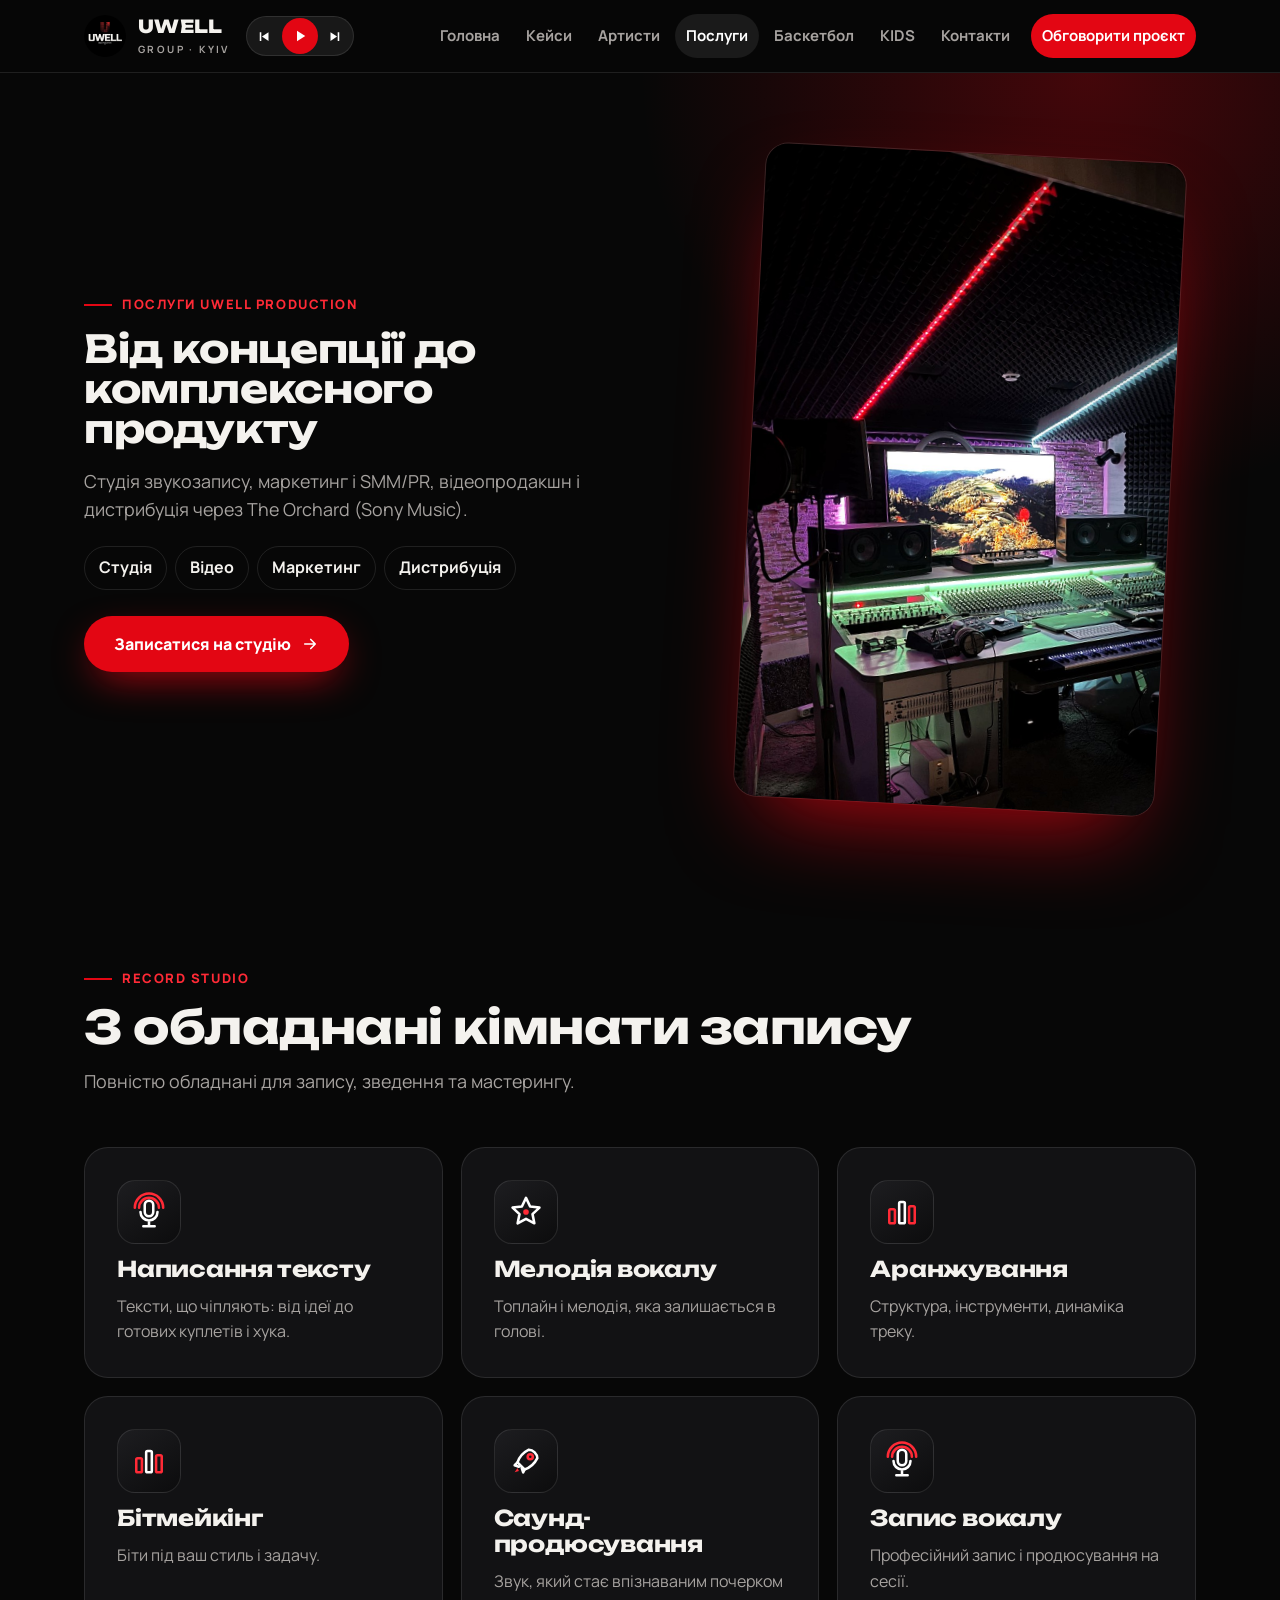
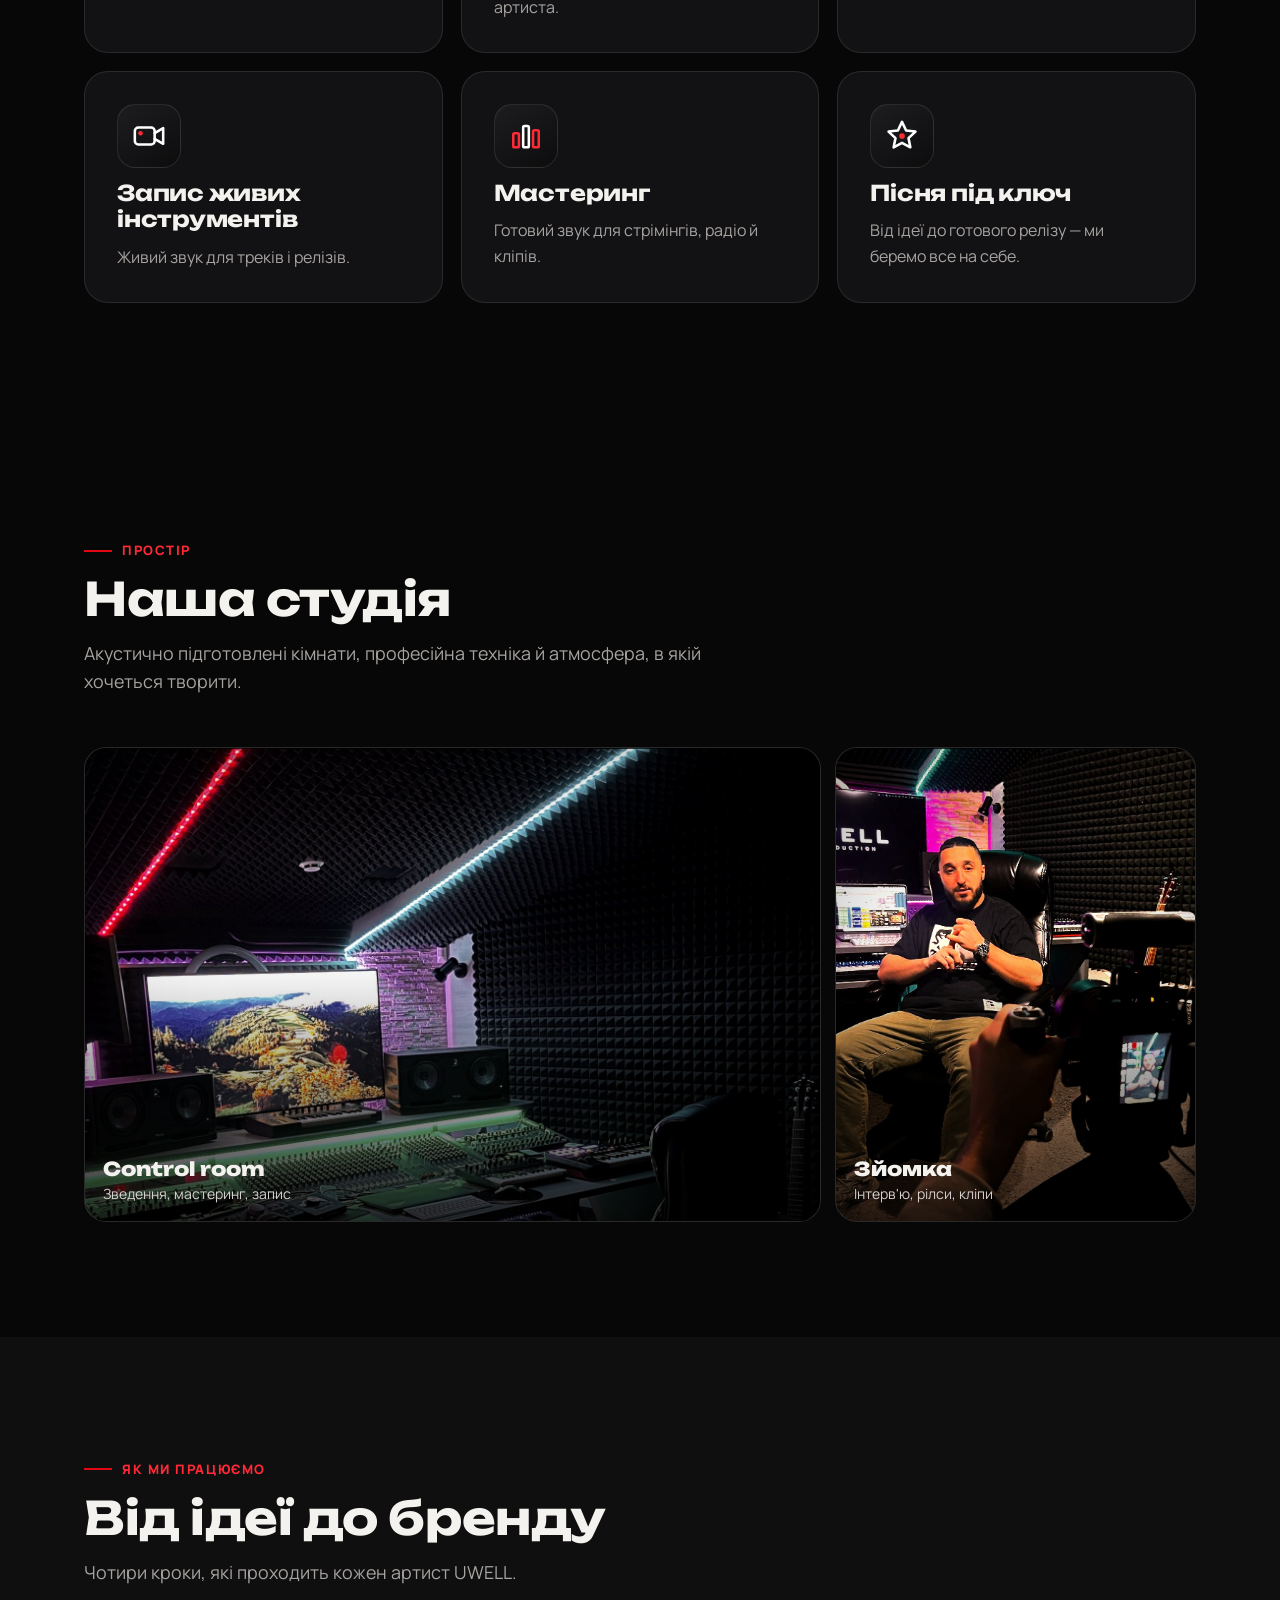
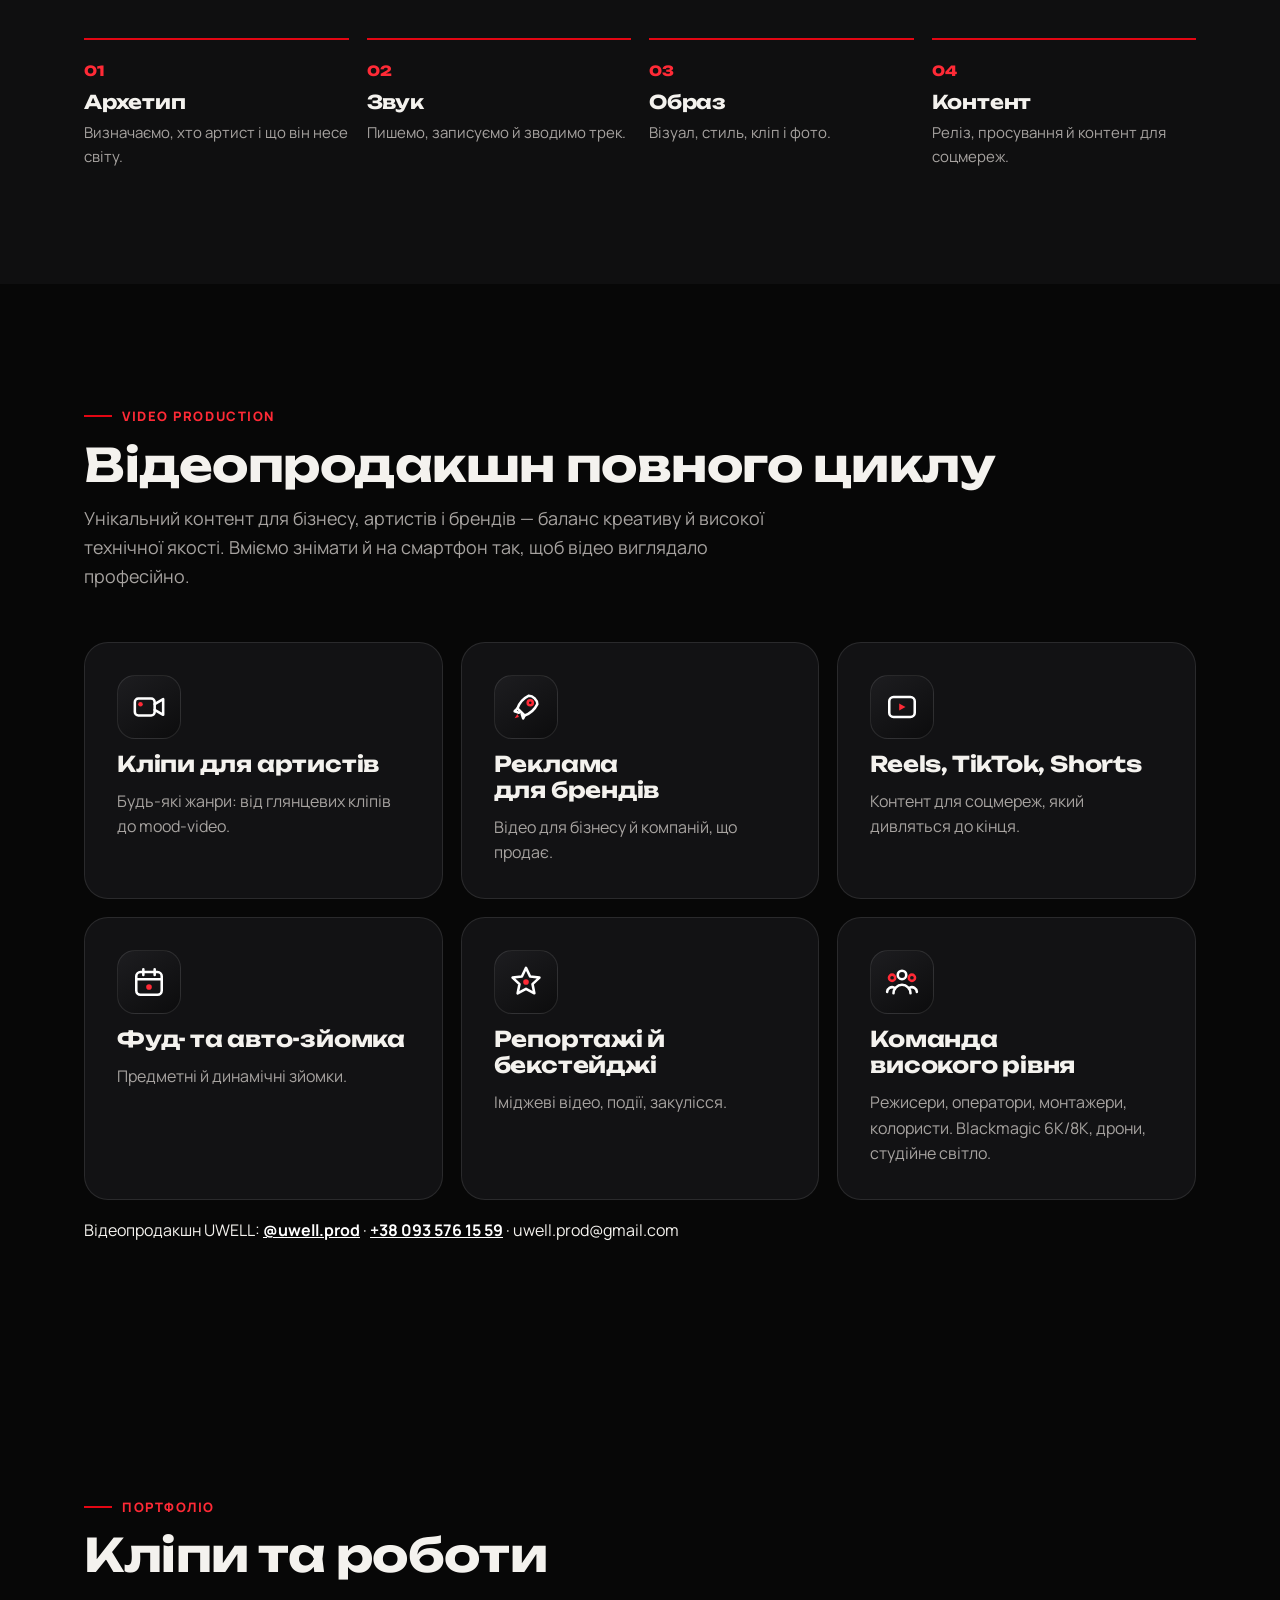
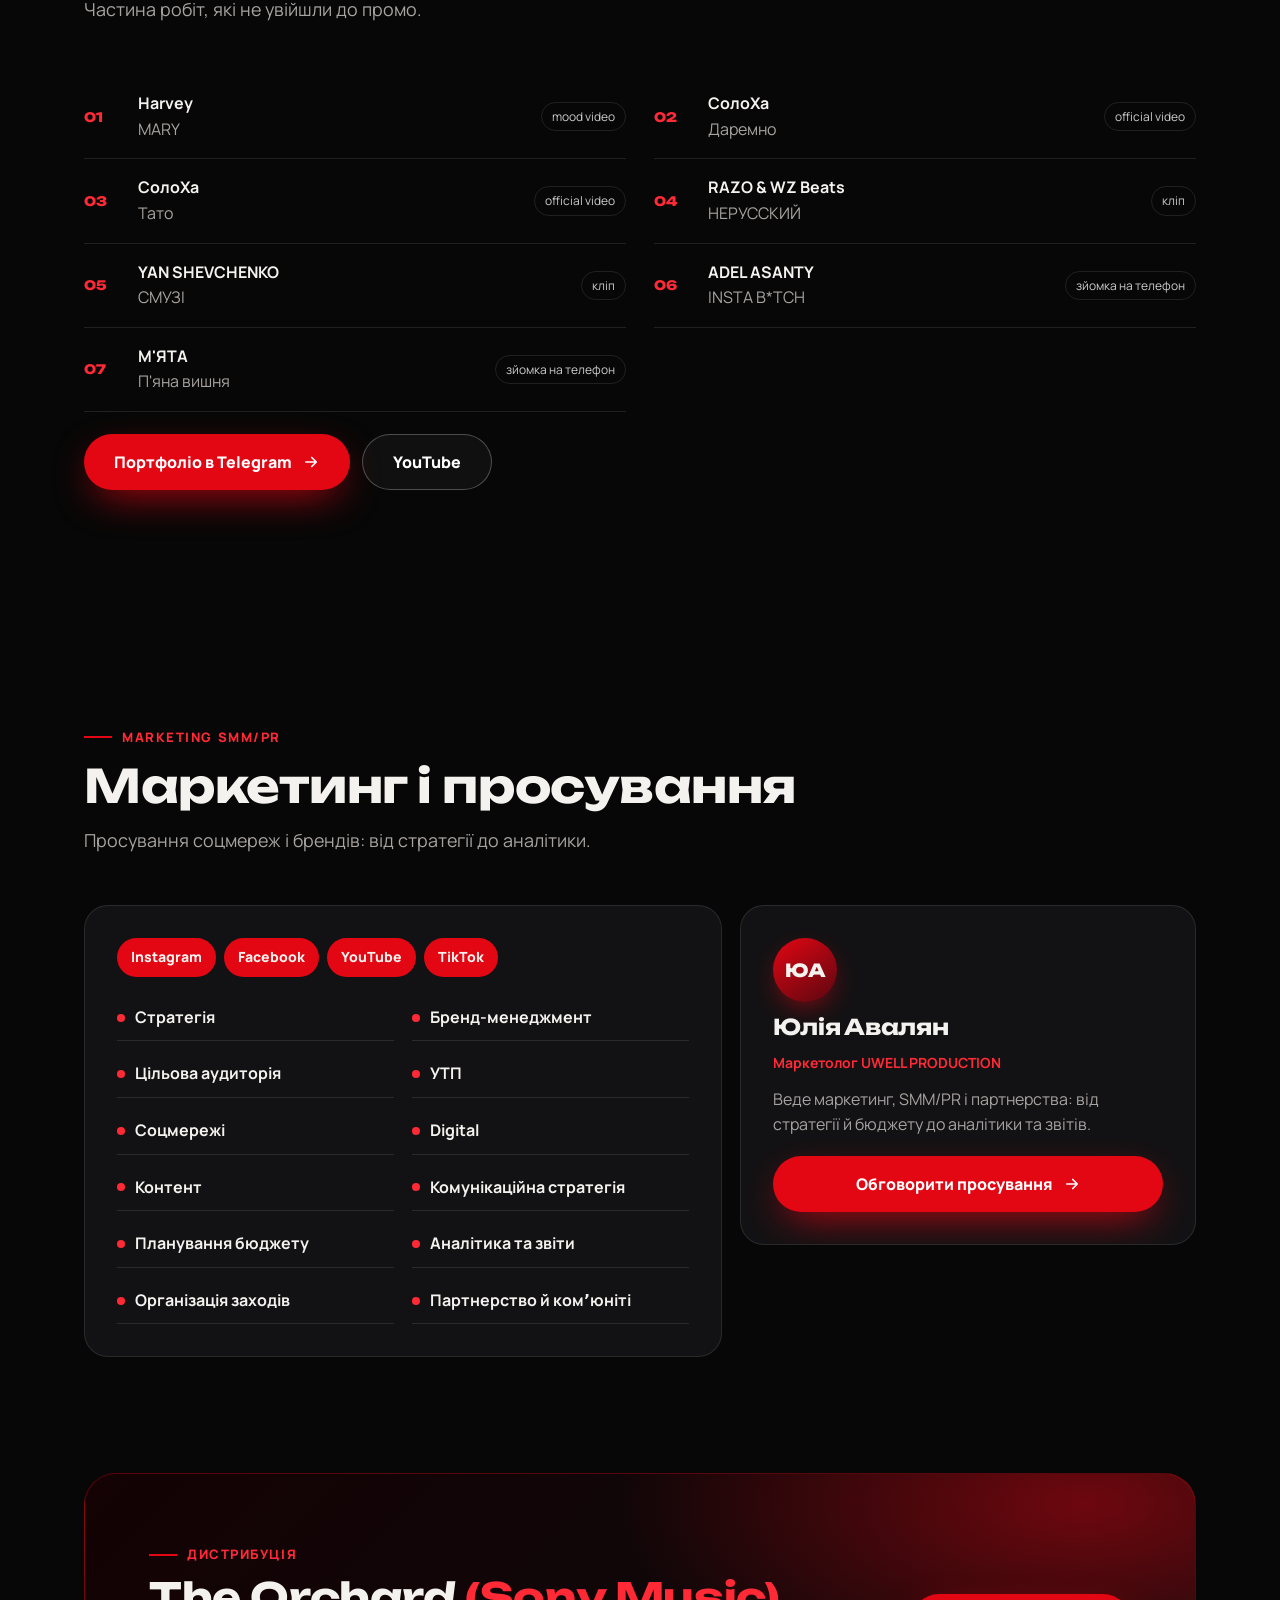
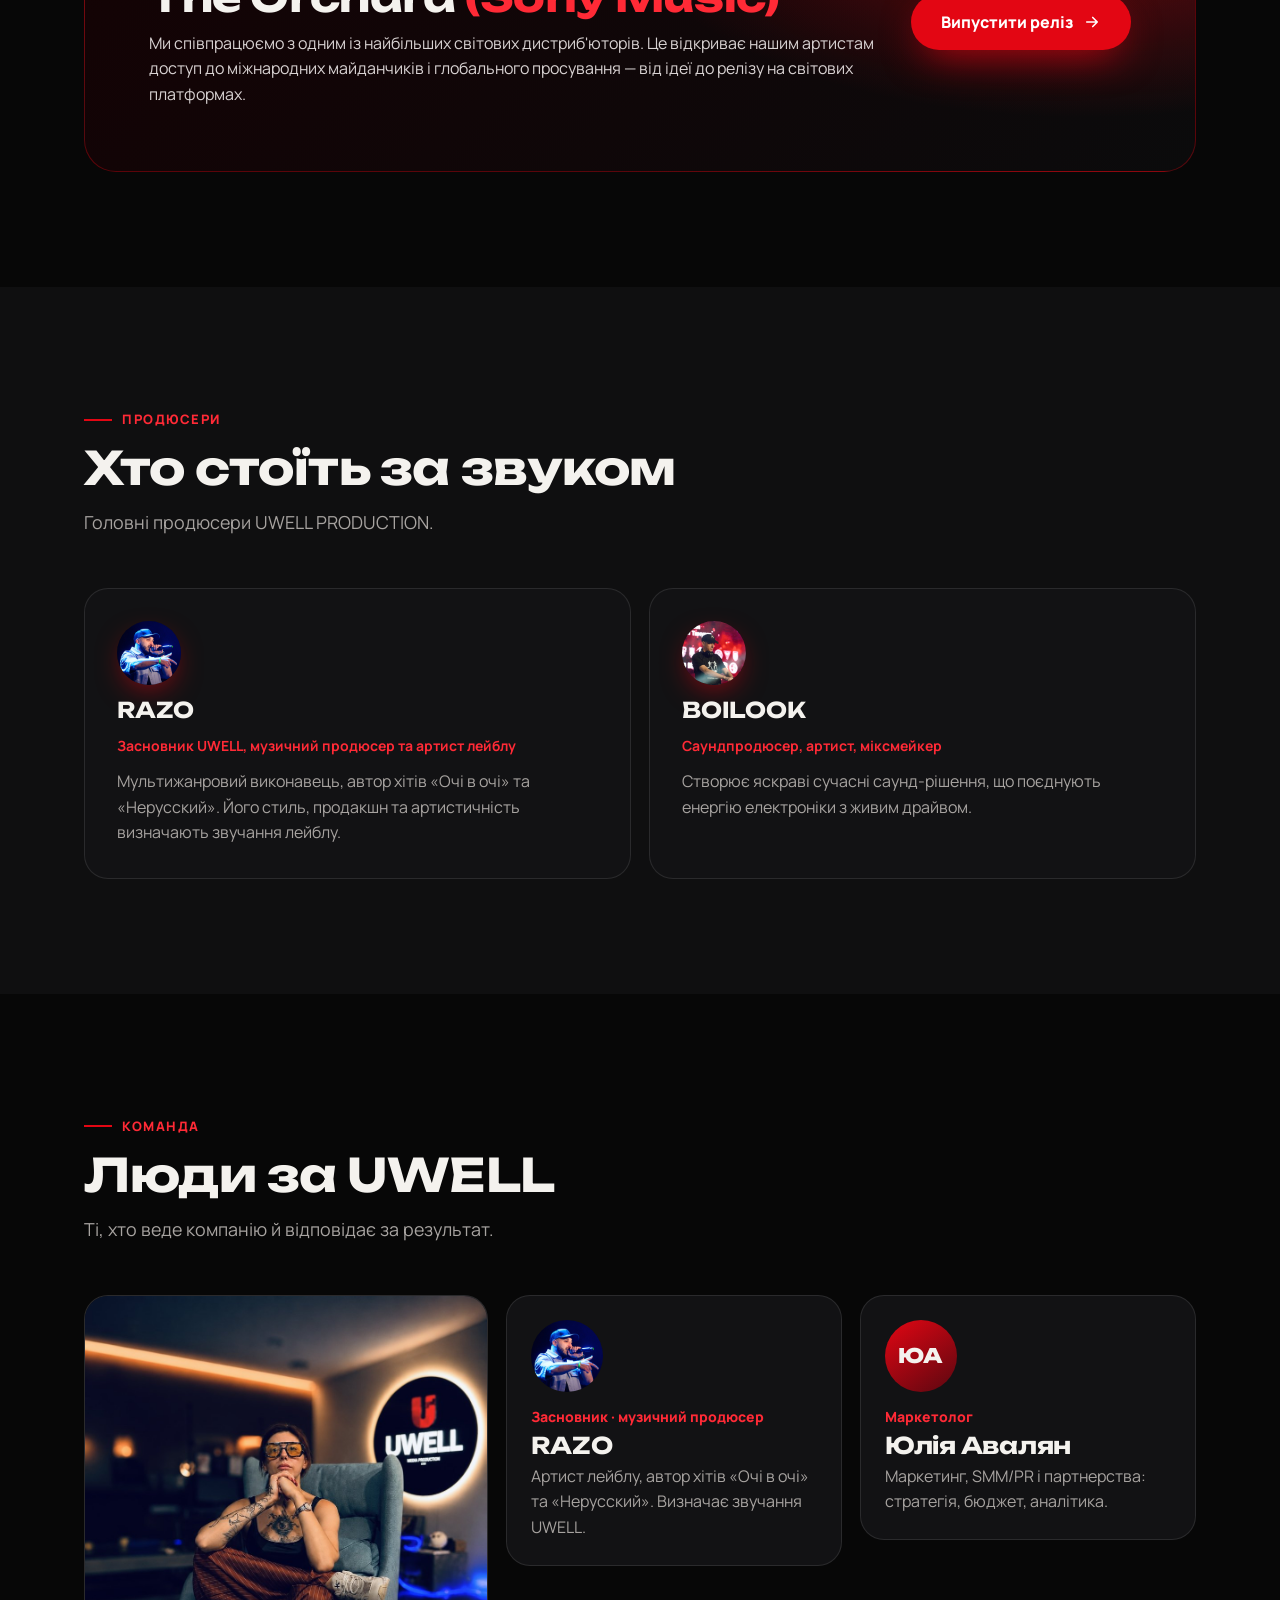
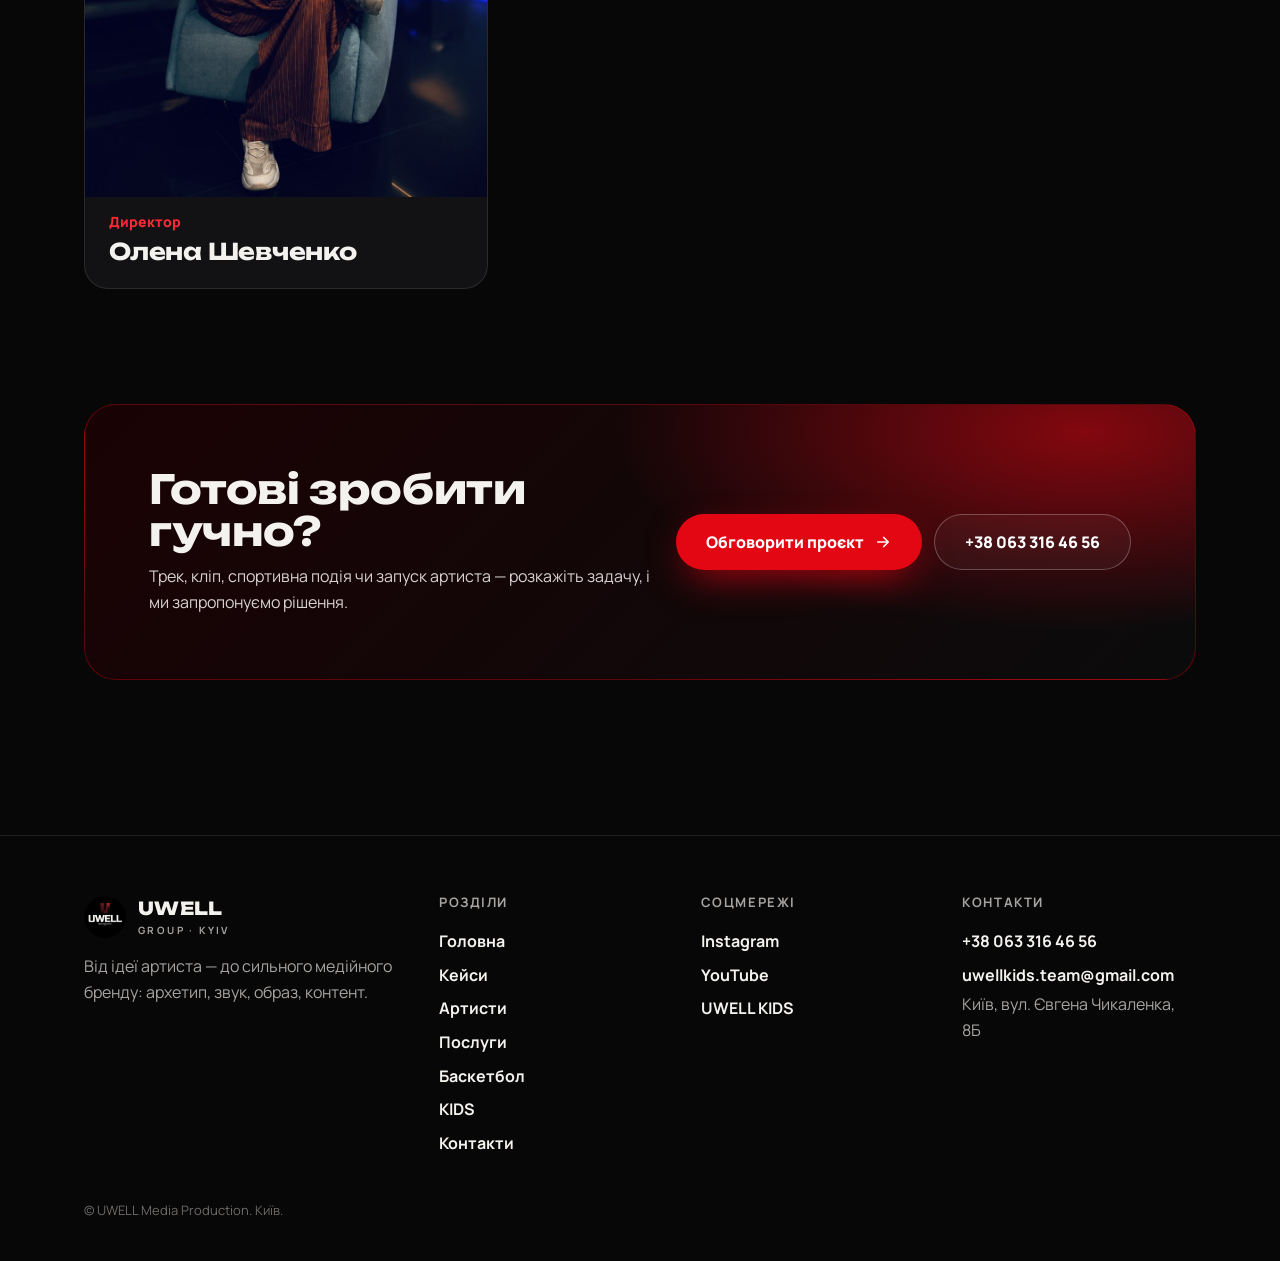
<file: studio.html>
<!DOCTYPE html>
<html lang="uk">
<head>
<meta charset="utf-8">
<meta name="viewport" content="width=device-width,initial-scale=1,viewport-fit=cover">
<title>Послуги: студія, відео, маркетинг — UWELL</title>
<meta name="description" content="UWELL GROUP, Київ: музичний лейбл, студія звукозапису, відео- та спортивний продакшн, медійна баскетбольна команда.">
<meta property="og:title" content="Послуги: студія, відео, маркетинг — UWELL">
<meta property="og:description" content="UWELL GROUP, Київ: музичний лейбл, студія звукозапису, відео- та спортивний продакшн, медійна баскетбольна команда.">
<meta property="og:image" content="https://uwell.kyiv.ua/uwell-prod-logo.png">
<meta name="theme-color" content="#070707">
<link rel="icon" href="favicon.png">
<link rel="preconnect" href="https://fonts.googleapis.com">
<link href="https://fonts.googleapis.com/css2?family=Unbounded:wght@600;800&family=Manrope:wght@400;600;700;800&display=swap" rel="stylesheet">
<link rel="stylesheet" href="style.css?v=ff171145">
</head>
<body>
<div class="progress" id="prog"></div>
<div class="topwrap">

<header class="top" id="top"><div class="wrap">
  <a class="brand" href="./"><img src="uwell-prod-logo.png" alt="" width="42" height="42"><span><b>UWELL</b><small>GROUP · KYIV</small></span></a>
  <nav class="nav" aria-label="Меню"><a href="./">Головна</a><a href="cases">Кейси</a><a href="artists">Артисти</a><a href="studio" aria-current=page>Послуги</a><a href="basketball">Баскетбол</a><a href="kids">KIDS</a><a href="contacts">Контакти</a><a class="go" href="contacts#form">Обговорити проєкт</a></nav>
  <button class="burger" id="burger" aria-label="Меню" aria-expanded="false"><svg viewBox="0 0 24 24"><path d="M4 7h16M4 12h16M4 17h16"/></svg></button>
</div></header>
<nav class="mnav" id="mnav" aria-label="Мобільне меню"><a href="./">Головна</a><a href="cases">Кейси</a><a href="artists">Артисти</a><a href="studio" aria-current=page>Послуги</a><a href="basketball">Баскетбол</a><a href="kids">KIDS</a><a href="contacts">Контакти</a></nav>
</div>
<main>
<section class="phead"><div class="wrap khead"><div class="rv"><span class="eyebrow">Послуги UWELL PRODUCTION</span><h1>Від концепції до комплексного продукту</h1><p class="lead">Студія звукозапису, маркетинг і SMM/PR, відеопродакшн і дистрибуція через The Orchard (Sony Music).</p><div class="jump"><a href="#studio">Студія</a><a href="#video">Відео</a><a href="#marketing">Маркетинг</a><a href="#distribution">Дистрибуція</a></div><div class="btns" style="margin-top:26px"><a class="btn" href="contacts#form">Записатися на студію <svg viewBox="0 0 24 24" fill="none" stroke="currentColor" stroke-width="2.2" stroke-linecap="round" stroke-linejoin="round"><path d="M5 12h14M13 6l6 6-6 6"/></svg></a></div></div><div class="rv tiltwrap"><img class="poster" src="hero-control-main.jpg" alt="Студія звукозапису UWELL Production"></div></div></section><section class="pad" id="studio"><div class="wrap"><div class="rv" style="margin-bottom:clamp(28px,4vw,52px)"><span class="eyebrow">Record studio</span><h2 class="h2">3 обладнані кімнати запису</h2><p class="lead">Повністю обладнані для запису, зведення та мастерингу.</p></div><div class="grid g3"><div class="card rv"><div class="ai a-mic"><svg viewBox="0 0 24 24"><path class="w1 rd" d="M5 9a7 7 0 0 1 14 0"/><path class="w2 rd" d="M2 9a10 10 0 0 1 20 0"/><rect x="9" y="4" width="6" height="11" rx="3"/><path d="M12 19v3M8 22h8M6 12a6 6 0 0 0 12 0"/></svg></div><h3>Написання тексту</h3><p>Тексти, що чіпляють: від ідеї до готових куплетів і хука.</p></div><div class="card rv"><div class="ai a-star"><svg viewBox="0 0 24 24"><path d="m12 2 2.9 6.1 6.6.8-4.9 4.6 1.3 6.5L12 16.8 6.1 20l1.3-6.5L2.5 8.9l6.6-.8z"/><circle class="fl" cx="12" cy="12" r="2"/></svg></div><h3>Мелодія вокалу</h3><p>Топлайн і мелодія, яка залишається в голові.</p></div><div class="card rv"><div class="ai a-bars"><svg viewBox="0 0 24 24"><rect x="3" y="10" width="4" height="10" rx="1" class="rd"/><rect x="10" y="5" width="4" height="15" rx="1"/><rect x="17" y="8" width="4" height="12" rx="1" class="rd"/></svg></div><h3>Аранжування</h3><p>Структура, інструменти, динаміка треку.</p></div><div class="card rv"><div class="ai a-bars"><svg viewBox="0 0 24 24"><rect x="3" y="10" width="4" height="10" rx="1" class="rd"/><rect x="10" y="5" width="4" height="15" rx="1"/><rect x="17" y="8" width="4" height="12" rx="1" class="rd"/></svg></div><h3>Бітмейкінг</h3><p>Біти під ваш стиль і задачу.</p></div><div class="card rv"><div class="ai a-rocket"><svg viewBox="0 0 24 24"><g class="rk"><path d="M14 4c3 0 6 3 6 6-2 4-6 7-9 8l-5-5c1-3 4-7 8-9z"/><circle class="rd" cx="15" cy="9" r="1.8"/><path d="M6 13l-2 2 3 1M11 18l-1 2-1-3"/></g><path class="fl" d="M4 20l2-3 1 2z"/></svg></div><h3>Саунд-продюсування</h3><p>Звук, який стає впізнаваним почерком артиста.</p></div><div class="card rv"><div class="ai a-mic"><svg viewBox="0 0 24 24"><path class="w1 rd" d="M5 9a7 7 0 0 1 14 0"/><path class="w2 rd" d="M2 9a10 10 0 0 1 20 0"/><rect x="9" y="4" width="6" height="11" rx="3"/><path d="M12 19v3M8 22h8M6 12a6 6 0 0 0 12 0"/></svg></div><h3>Запис вокалу</h3><p>Професійний запис і продюсування на сесії.</p></div><div class="card rv"><div class="ai a-rec"><svg viewBox="0 0 24 24"><rect x="2" y="6" width="14" height="12" rx="2.5"/><path d="m16 10 6-3.5v11L16 14"/><circle class="fl" cx="6" cy="10" r="1.6"/></svg></div><h3>Запис живих інструментів</h3><p>Живий звук для треків і релізів.</p></div><div class="card rv"><div class="ai a-bars"><svg viewBox="0 0 24 24"><rect x="3" y="10" width="4" height="10" rx="1" class="rd"/><rect x="10" y="5" width="4" height="15" rx="1"/><rect x="17" y="8" width="4" height="12" rx="1" class="rd"/></svg></div><h3>Мастеринг</h3><p>Готовий звук для стрімінгів, радіо й кліпів.</p></div><div class="card rv"><div class="ai a-star"><svg viewBox="0 0 24 24"><path d="m12 2 2.9 6.1 6.6.8-4.9 4.6 1.3 6.5L12 16.8 6.1 20l1.3-6.5L2.5 8.9l6.6-.8z"/><circle class="fl" cx="12" cy="12" r="2"/></svg></div><h3>Пісня під ключ</h3><p>Від ідеї до готового релізу — ми беремо все на себе.</p></div></div></div></section><section class="pad"><div class="wrap"><div class="rv" style="margin-bottom:clamp(28px,4vw,52px)"><span class="eyebrow">Простір</span><h2 class="h2">Наша студія</h2><p class="lead">Акустично підготовлені кімнати, професійна техніка й атмосфера, в якій хочеться творити.</p></div><div class="gal">
 <figure class="gl1 rv"><img src="studio-control.jpg" alt="Контрольна кімната студії UWELL" loading="lazy"><figcaption><b>Control room</b><span>Зведення, мастеринг, запис</span></figcaption></figure>
 <figure class="gl2 rv"><img src="studio-shoot.jpg" alt="Зйомка контенту на студії UWELL" loading="lazy"><figcaption><b>Зйомка</b><span>Інтерв'ю, рілси, кліпи</span></figcaption></figure>
</div></div></section><section class="pad" style="background:var(--bg2)"><div class="wrap"><div class="rv" style="margin-bottom:clamp(28px,4vw,52px)"><span class="eyebrow">Як ми працюємо</span><h2 class="h2">Від ідеї до бренду</h2><p class="lead">Чотири кроки, які проходить кожен артист UWELL.</p></div><div class="steps"><div class="step rv"><h3>Архетип</h3><p>Визначаємо, хто артист і що він несе світу.</p></div><div class="step rv"><h3>Звук</h3><p>Пишемо, записуємо й зводимо трек.</p></div><div class="step rv"><h3>Образ</h3><p>Візуал, стиль, кліп і фото.</p></div><div class="step rv"><h3>Контент</h3><p>Реліз, просування й контент для соцмереж.</p></div></div></div></section><section class="pad" id="video"><div class="wrap"><div class="rv" style="margin-bottom:clamp(28px,4vw,52px)"><span class="eyebrow">Video production</span><h2 class="h2">Відеопродакшн повного циклу</h2><p class="lead">Унікальний контент для бізнесу, артистів і брендів — баланс креативу й високої технічної якості. Вміємо знімати й на смартфон так, щоб відео виглядало професійно.</p></div><div class="grid g3"><div class="card rv"><div class="ai a-rec"><svg viewBox="0 0 24 24"><rect x="2" y="6" width="14" height="12" rx="2.5"/><path d="m16 10 6-3.5v11L16 14"/><circle class="fl" cx="6" cy="10" r="1.6"/></svg></div><h3>Кліпи для артистів</h3><p>Будь-які жанри: від глянцевих кліпів до mood-video.</p></div><div class="card rv"><div class="ai a-rocket"><svg viewBox="0 0 24 24"><g class="rk"><path d="M14 4c3 0 6 3 6 6-2 4-6 7-9 8l-5-5c1-3 4-7 8-9z"/><circle class="rd" cx="15" cy="9" r="1.8"/><path d="M6 13l-2 2 3 1M11 18l-1 2-1-3"/></g><path class="fl" d="M4 20l2-3 1 2z"/></svg></div><h3>Реклама для брендів</h3><p>Відео для бізнесу й компаній, що продає.</p></div><div class="card rv"><div class="ai a-rec"><svg viewBox="0 0 24 24"><rect x="3" y="5" width="18" height="14" rx="3"/><path class="fl" d="M10 9.5v5l4.5-2.5z"/></svg></div><h3>Reels, TikTok, Shorts</h3><p>Контент для соцмереж, який дивляться до кінця.</p></div><div class="card rv"><div class="ai a-star"><svg viewBox="0 0 24 24"><rect x="3" y="5" width="18" height="16" rx="3"/><path d="M3 10h18M8 3v4M16 3v4"/><circle class="fl" cx="12" cy="15.5" r="2"/></svg></div><h3>Фуд- та авто-зйомка</h3><p>Предметні й динамічні зйомки.</p></div><div class="card rv"><div class="ai a-star"><svg viewBox="0 0 24 24"><path d="m12 2 2.9 6.1 6.6.8-4.9 4.6 1.3 6.5L12 16.8 6.1 20l1.3-6.5L2.5 8.9l6.6-.8z"/><circle class="fl" cx="12" cy="12" r="2"/></svg></div><h3>Репортажі й бекстейджі</h3><p>Іміджеві відео, події, закулісся.</p></div><div class="card rv"><div class="ai a-pin"><svg viewBox="0 0 24 24"><g class="pn"><circle cx="12" cy="7" r="3"/><circle class="rd" cx="5" cy="9" r="2.2"/><circle class="rd" cx="19" cy="9" r="2.2"/></g><path d="M6 20a6 6 0 0 1 12 0M1.5 19a3.5 3.5 0 0 1 5-3M22.5 19a3.5 3.5 0 0 0-5-3"/></svg></div><h3>Команда високого рівня</h3><p>Режисери, оператори, монтажери, колористи. Blackmagic 6K/8K, дрони, студійне світло.</p></div></div><p class="note rv" style="margin-top:18px">Відеопродакшн UWELL: <a href="https://www.instagram.com/uwell.prod/">@uwell.prod</a> · <a href="tel:+380935761559">+38 093 576 15 59</a> · uwell.prod@gmail.com</p></div></section><section class="pad"><div class="wrap"><div class="rv" style="margin-bottom:clamp(28px,4vw,52px)"><span class="eyebrow">Портфоліо</span><h2 class="h2">Кліпи та роботи</h2><p class="lead">Частина робіт, які не увійшли до промо.</p></div><div class="clips rv"><div class="clip"><span class="cn">01</span><b>Harvey</b><span class="ct">MARY</span><span class="ck">mood video</span></div><div class="clip"><span class="cn">02</span><b>СолоХа</b><span class="ct">Даремно</span><span class="ck">official video</span></div><div class="clip"><span class="cn">03</span><b>СолоХа</b><span class="ct">Тато</span><span class="ck">official video</span></div><div class="clip"><span class="cn">04</span><b>RAZO & WZ Beats</b><span class="ct">НЕРУССКИЙ</span><span class="ck">кліп</span></div><div class="clip"><span class="cn">05</span><b>YAN SHEVCHENKO</b><span class="ct">СМУЗІ</span><span class="ck">кліп</span></div><div class="clip"><span class="cn">06</span><b>ADEL ASANTY</b><span class="ct">INSTA B*TCH</span><span class="ck">зйомка на телефон</span></div><div class="clip"><span class="cn">07</span><b>M'ЯТА</b><span class="ct">П'яна вишня</span><span class="ck">зйомка на телефон</span></div></div><div class="btns rv" style="margin-top:22px"><a class="btn" href="https://t.me/uwellproductionua">Портфоліо в Telegram <svg viewBox="0 0 24 24" fill="none" stroke="currentColor" stroke-width="2.2" stroke-linecap="round" stroke-linejoin="round"><path d="M5 12h14M13 6l6 6-6 6"/></svg></a><a class="btn ghost" href="https://www.youtube.com/@uwellprod">YouTube</a></div></div></section><section class="pad" id="marketing"><div class="wrap"><div class="rv" style="margin-bottom:clamp(28px,4vw,52px)"><span class="eyebrow">Marketing SMM/PR</span><h2 class="h2">Маркетинг і просування</h2><p class="lead">Просування соцмереж і брендів: від стратегії до аналітики.</p></div><div class="mkt rv"><div class="mkt-l"><div class="plats"><span>Instagram</span><span>Facebook</span><span>YouTube</span><span>TikTok</span></div><ul><li>Стратегія</li><li>Бренд-менеджмент</li><li>Цільова аудиторія</li><li>УТП</li><li>Соцмережі</li><li>Digital</li><li>Контент</li><li>Комунікаційна стратегія</li><li>Планування бюджету</li><li>Аналітика та звіти</li><li>Організація заходів</li><li>Партнерство й комʼюніті</li></ul></div>
<div class="card person"><div class="pav">ЮА</div><h3>Юлія Авалян</h3><span class="role">Маркетолог UWELL PRODUCTION</span><p>Веде маркетинг, SMM/PR і партнерства: від стратегії й бюджету до аналітики та звітів.</p><a class="btn" href="contacts#form" style="margin-top:6px">Обговорити просування <svg viewBox="0 0 24 24" fill="none" stroke="currentColor" stroke-width="2.2" stroke-linecap="round" stroke-linejoin="round"><path d="M5 12h14M13 6l6 6-6 6"/></svg></a></div></div></div></section><section class="pad" id="distribution" style="padding-top:0"><div class="wrap"><div class="cta-band orch rv"><div><span class="eyebrow">Дистрибуція</span><h2 style="margin-top:12px">The Orchard <span style="color:var(--red2)">(Sony Music)</span></h2><p>Ми співпрацюємо з одним із найбільших світових дистриб'юторів. Це відкриває нашим артистам доступ до міжнародних майданчиків і глобального просування — від ідеї до релізу на світових платформах.</p></div><div class="btns"><a class="btn" href="contacts#form">Випустити реліз <svg viewBox="0 0 24 24" fill="none" stroke="currentColor" stroke-width="2.2" stroke-linecap="round" stroke-linejoin="round"><path d="M5 12h14M13 6l6 6-6 6"/></svg></a></div></div></div></section><section class="pad" style="background:var(--bg2)"><div class="wrap"><div class="rv" style="margin-bottom:clamp(28px,4vw,52px)"><span class="eyebrow">Продюсери</span><h2 class="h2">Хто стоїть за звуком</h2><p class="lead">Головні продюсери UWELL PRODUCTION.</p></div><div class="grid g2"><div class="card prod rv"><img class=pav src=artist-razo.jpg alt=''><h3>RAZO</h3><span class="role">Засновник UWELL, музичний продюсер та артист лейблу</span><p>Мультижанровий виконавець, автор хітів «Очі в очі» та «Нерусский». Його стиль, продакшн та артистичність визначають звучання лейблу.</p></div><div class="card prod rv"><img class=pav src=artist-boilook.jpg alt=''><h3>BOILOOK</h3><span class="role">Саундпродюсер, артист, міксмейкер</span><p>Створює яскраві сучасні саунд-рішення, що поєднують енергію електроніки з живим драйвом.</p></div></div></div></section><section class="pad"><div class="wrap"><div class="rv" style="margin-bottom:clamp(28px,4vw,52px)"><span class="eyebrow">Команда</span><h2 class="h2">Люди за UWELL</h2><p class="lead">Ті, хто веде компанію й відповідає за результат.</p></div><div class="team">
 <div class="tm tmain rv"><div class="tph"><img src="team-olena.jpg" alt="Олена Шевченко, директор UWELL" loading="lazy"></div><div class="tb"><span class="role">Директор</span><h3>Олена Шевченко</h3></div></div>
 <div class="tm rv"><img class="pav" src="artist-razo.jpg" alt="RAZO"><div class="tb"><span class="role">Засновник · музичний продюсер</span><h3>RAZO</h3><p>Артист лейблу, автор хітів «Очі в очі» та «Нерусский». Визначає звучання UWELL.</p></div></div>
 <div class="tm rv"><div class="pav">ЮА</div><div class="tb"><span class="role">Маркетолог</span><h3>Юлія Авалян</h3><p>Маркетинг, SMM/PR і партнерства: стратегія, бюджет, аналітика.</p></div></div>
</div></div></section><section class="pad" style="padding-top:0"><div class="wrap"><div class="cta-band rv">
 <div><h2>Готові зробити гучно?</h2><p>Трек, кліп, спортивна подія чи запуск артиста — розкажіть задачу, і ми запропонуємо рішення.</p></div>
 <div class="btns"><a class="btn" href="contacts#form">Обговорити проєкт <svg viewBox="0 0 24 24" fill="none" stroke="currentColor" stroke-width="2.2" stroke-linecap="round" stroke-linejoin="round"><path d="M5 12h14M13 6l6 6-6 6"/></svg></a><a class="btn ghost" href="tel:+380633164656">+38 063 316 46 56</a></div>
</div></div></section>
</main>
<footer><div class="wrap">
  <div class="fgrid4">
    <div><a class="brand" href="./"><img src="uwell-prod-logo.png" alt="" width="42" height="42"><span><b>UWELL</b><small>GROUP · KYIV</small></span></a>
      <p>Від ідеї артиста — до сильного медійного бренду: архетип, звук, образ, контент.</p></div>
    <div><h4>Розділи</h4><a href="./">Головна</a><a href="cases">Кейси</a><a href="artists">Артисти</a><a href="studio">Послуги</a><a href="basketball">Баскетбол</a><a href="kids">KIDS</a><a href="contacts">Контакти</a></div>
    <div><h4>Соцмережі</h4><a href="https://www.instagram.com/uwell.production/">Instagram</a><a href="https://www.youtube.com/@uwellprod">YouTube</a><a href="https://www.instagram.com/uwell.kids/">UWELL KIDS</a></div>
    <div><h4>Контакти</h4><a href="tel:+380633164656">+38 063 316 46 56</a><a href="mailto:uwellkids.team@gmail.com">uwellkids.team@gmail.com</a><span style="color:var(--mute)">Київ, вул. Євгена Чикаленка, 8Б</span></div>
  </div>
  <div class="copy">© UWELL Media Production. Київ.</div>
</div></footer>
<script>
{
const top=document.getElementById('top');
const onS=()=>top.classList.toggle('solid',scrollY>20);onS();addEventListener('scroll',onS,{passive:true});
const b=document.getElementById('burger'),m=document.getElementById('mnav');
b.addEventListener('click',()=>{const o=m.classList.toggle('open');b.setAttribute('aria-expanded',o)});
const io=new IntersectionObserver(es=>es.forEach(e=>{if(e.isIntersecting){e.target.classList.add('in');io.unobserve(e.target)}}),{threshold:.12});
document.querySelectorAll('.rv').forEach(el=>io.observe(el));
const co=new IntersectionObserver(es=>es.forEach(e=>{if(!e.isIntersecting)return;const el=e.target,to=+el.dataset.to,suf=el.dataset.suf||'';let t0=null;
  const step=t=>{t0??=t;const k=Math.min(1,(t-t0)/1200);el.textContent=Math.round(to*(1-(1-k)**3))+suf;if(k<1)requestAnimationFrame(step)};
  if(matchMedia('(prefers-reduced-motion: reduce)').matches)el.textContent=to+suf;else requestAnimationFrame(step);co.unobserve(el)}),{threshold:.5});
document.querySelectorAll('[data-to]').forEach(el=>co.observe(el));
document.querySelectorAll('[data-end]').forEach(el=>{if(Date.now()>Date.parse(el.dataset.end)){el.remove()}});if(!document.getElementById('annc'))document.body.classList.remove('annc-on');
const pr=document.getElementById('prog');addEventListener('scroll',()=>{const h=document.documentElement;pr.style.transform='scaleX('+(h.scrollTop/(h.scrollHeight-h.clientHeight||1))+')'},{passive:true});
document.querySelectorAll('.card,.div,.artist,.case').forEach(c=>c.addEventListener('pointermove',e=>{const r=c.getBoundingClientRect();c.style.setProperty('--mx',(e.clientX-r.left)+'px');c.style.setProperty('--my',(e.clientY-r.top)+'px')}));
const st=document.querySelector('.stack');if(st&&matchMedia('(pointer:fine)').matches)addEventListener('pointermove',e=>{const x=e.clientX/innerWidth-.5,y=e.clientY/innerHeight-.5;st.style.setProperty('--rx',(-y*8)+'deg');st.style.setProperty('--ry',(x*10)+'deg')});
}
</script>

<script src="music/player.js?v=6"></script>
</body>
</html>
</file>
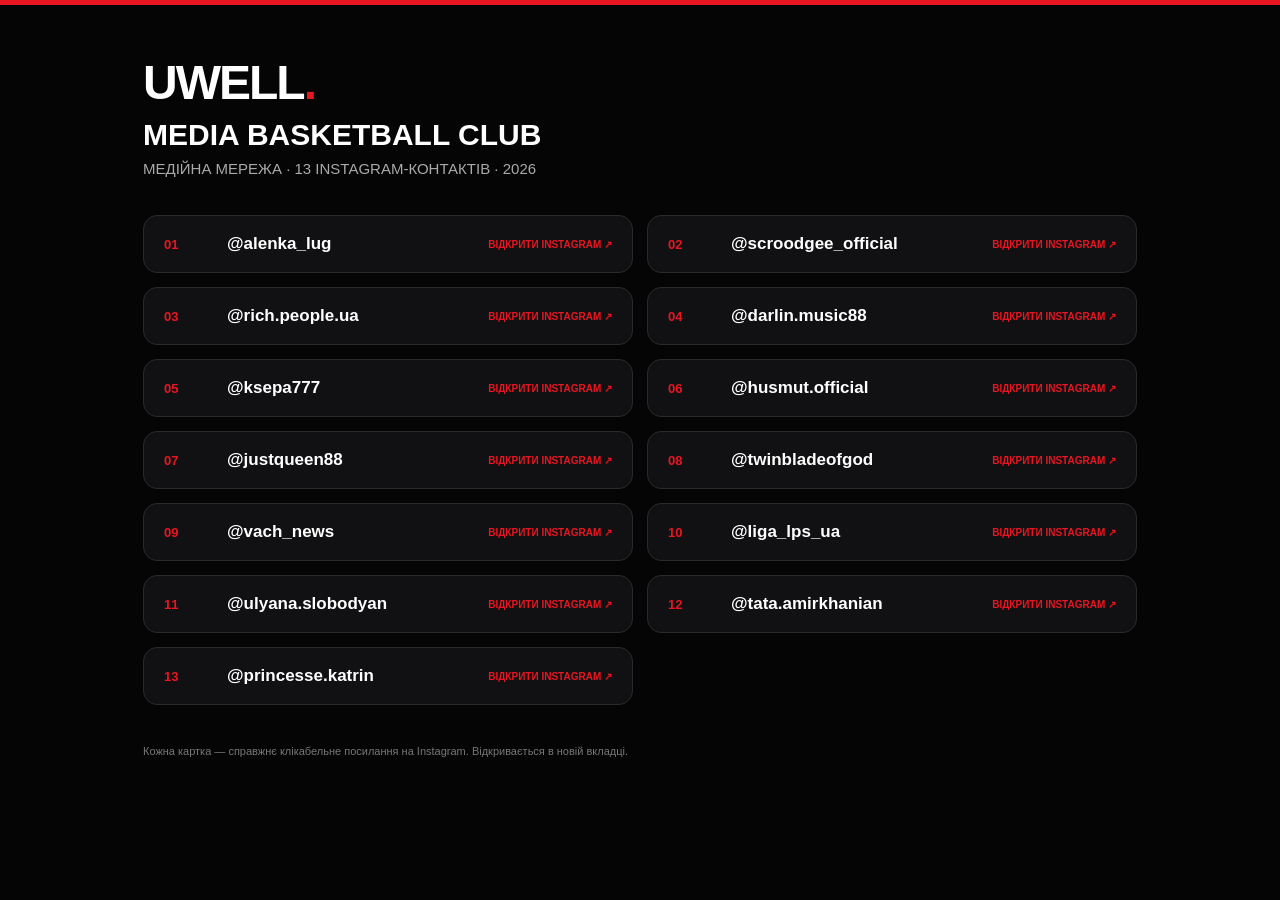
<file: UWELL_Instagram_links.html>
<!doctype html>
<html lang="uk">
<head>
<meta charset="utf-8">
<meta name="viewport" content="width=device-width, initial-scale=1">
<title>UWELL Media Network — Instagram</title>
<style>
*{box-sizing:border-box}
body{margin:0;background:#050506;color:#fff;font-family:Arial,Helvetica,sans-serif}
.wrap{max-width:1050px;margin:0 auto;padding:55px 28px 70px}
.top{height:5px;background:#e81620;position:fixed;top:0;left:0;right:0}
.logo{font-size:48px;font-weight:900;letter-spacing:-2px}
.red{color:#e81620}
h1{font-size:30px;margin:8px 0 8px;text-transform:uppercase}
.subtitle{color:#aaa;font-size:15px;margin-bottom:38px}
.grid{display:grid;grid-template-columns:1fr 1fr;gap:14px}
.card{display:grid;grid-template-columns:48px 1fr auto;align-items:center;gap:15px;
background:#111114;border:1px solid #29292e;border-radius:14px;padding:18px 20px;
text-decoration:none;color:white;transition:.18s}
.card:hover{border-color:#e81620;transform:translateY(-2px);background:#17171b}
.num{color:#e81620;font-weight:900;font-size:13px}
.name{font-weight:800;font-size:17px}
.button{color:#e81620;font-size:10px;font-weight:900;white-space:nowrap}
.footer{margin-top:38px;color:#777;font-size:11px;line-height:1.6}
@media(max-width:700px){.grid{grid-template-columns:1fr}.wrap{padding:40px 18px}.logo{font-size:38px}}
</style>
</head>
<body>
<div class="top"></div>
<main class="wrap">
<div class="logo">UWELL<span class="red">.</span></div>
<h1>Media Basketball Club</h1>
<div class="subtitle">МЕДІЙНА МЕРЕЖА · 13 INSTAGRAM-КОНТАКТІВ · 2026</div>
<section class="grid"><a class="card" href="https://www.instagram.com/alenka_lug/?igsi=MTd6cHc5bHhxYXVnbA==" target="_blank" rel="noopener noreferrer">
        <span class="num">01</span>
        <span class="name">@alenka_lug</span>
        <span class="button">ВІДКРИТИ INSTAGRAM ↗</span>
    </a>
<a class="card" href="https://www.instagram.com/scroodgee_official/?igsi=MTlpdHQxbndhM281" target="_blank" rel="noopener noreferrer">
        <span class="num">02</span>
        <span class="name">@scroodgee_official</span>
        <span class="button">ВІДКРИТИ INSTAGRAM ↗</span>
    </a>
<a class="card" href="https://www.instagram.com/rich.people.ua/?igsi=MXhoNmVhOWRqNzl2OQ==" target="_blank" rel="noopener noreferrer">
        <span class="num">03</span>
        <span class="name">@rich.people.ua</span>
        <span class="button">ВІДКРИТИ INSTAGRAM ↗</span>
    </a>
<a class="card" href="https://www.instagram.com/darlin.music88/?igsi=OTA5djN4dHlpaGZ1" target="_blank" rel="noopener noreferrer">
        <span class="num">04</span>
        <span class="name">@darlin.music88</span>
        <span class="button">ВІДКРИТИ INSTAGRAM ↗</span>
    </a>
<a class="card" href="https://www.instagram.com/ksepa777/?igsi=MXQ1ZW1ia3RyaXNsNQ==" target="_blank" rel="noopener noreferrer">
        <span class="num">05</span>
        <span class="name">@ksepa777</span>
        <span class="button">ВІДКРИТИ INSTAGRAM ↗</span>
    </a>
<a class="card" href="https://www.instagram.com/husmut.official/?igsi=OG1peTRpaWcweTR4" target="_blank" rel="noopener noreferrer">
        <span class="num">06</span>
        <span class="name">@husmut.official</span>
        <span class="button">ВІДКРИТИ INSTAGRAM ↗</span>
    </a>
<a class="card" href="https://www.instagram.com/justqueen88/?igsh=aGJhOG5id294cnpp" target="_blank" rel="noopener noreferrer">
        <span class="num">07</span>
        <span class="name">@justqueen88</span>
        <span class="button">ВІДКРИТИ INSTAGRAM ↗</span>
    </a>
<a class="card" href="https://www.instagram.com/twinbladeofgod/?igsi=MTlnZzFwbGc5dW5idw==" target="_blank" rel="noopener noreferrer">
        <span class="num">08</span>
        <span class="name">@twinbladeofgod</span>
        <span class="button">ВІДКРИТИ INSTAGRAM ↗</span>
    </a>
<a class="card" href="https://www.instagram.com/vach_news/?igsi=M2gybms5bmlqMzJh" target="_blank" rel="noopener noreferrer">
        <span class="num">09</span>
        <span class="name">@vach_news</span>
        <span class="button">ВІДКРИТИ INSTAGRAM ↗</span>
    </a>
<a class="card" href="https://www.instagram.com/liga_lps_ua/?igsi=eDdpazY3ZDdpdzdu" target="_blank" rel="noopener noreferrer">
        <span class="num">10</span>
        <span class="name">@liga_lps_ua</span>
        <span class="button">ВІДКРИТИ INSTAGRAM ↗</span>
    </a>
<a class="card" href="https://www.instagram.com/ulyana.slobodyan/?igsi=b2U5MTJmNHlxMDc4" target="_blank" rel="noopener noreferrer">
        <span class="num">11</span>
        <span class="name">@ulyana.slobodyan</span>
        <span class="button">ВІДКРИТИ INSTAGRAM ↗</span>
    </a>
<a class="card" href="https://www.instagram.com/tata.amirkhanian/?igsi=MXRreGlzcGd6ZGxqbA==" target="_blank" rel="noopener noreferrer">
        <span class="num">12</span>
        <span class="name">@tata.amirkhanian</span>
        <span class="button">ВІДКРИТИ INSTAGRAM ↗</span>
    </a>
<a class="card" href="https://www.instagram.com/princesse.katrin/?igsh=MWRiZWdhc28xaW9qZA==" target="_blank" rel="noopener noreferrer">
        <span class="num">13</span>
        <span class="name">@princesse.katrin</span>
        <span class="button">ВІДКРИТИ INSTAGRAM ↗</span>
    </a></section>
<div class="footer">Кожна картка — справжнє клікабельне посилання на Instagram. Відкривається в новій вкладці.</div>
</main>
</body>
</html>
</file>
<file: style.css>
/* UWELL Media Production — premium label site */
:root{--bg:#070707;--bg2:#0f0f10;--card:#121214;--line:rgba(255,255,255,.1);--ink:#f4f2ee;--mute:#a7a3a0;--red:#e30613;--red2:#ff2a36;--steel:linear-gradient(180deg,#fff 0%,#c9c9cc 55%,#8d8d92 100%)}
*{box-sizing:border-box;min-width:0}
html{scroll-behavior:smooth;scroll-padding-top:80px}
body{margin:0;background:var(--bg);color:var(--ink);font:16px/1.6 Manrope,system-ui,sans-serif;overflow-x:clip;-webkit-font-smoothing:antialiased}
img{display:block;max-width:100%;height:auto}
a{color:inherit}
h1,h2,h3{font-family:Unbounded,system-ui,sans-serif;line-height:1.04;text-wrap:balance;margin:0;letter-spacing:-.01em}
.wrap{max-width:1240px;margin:0 auto;padding:0 max(5vw,18px)}
section{position:relative}
.pad{padding:clamp(64px,9vw,128px) 0}
.eyebrow{display:inline-flex;align-items:center;gap:10px;font-weight:800;font-size:13px;color:var(--red2);text-transform:uppercase;letter-spacing:.12em}
.eyebrow::before{content:"";width:28px;height:2px;background:var(--red)}
.h2{font-size:clamp(30px,4.6vw,56px);margin:14px 0 16px}
.lead{color:var(--mute);font-size:clamp(16px,1.4vw,19px);max-width:62ch;margin:0}

/* header */
.top{position:fixed;inset:0 0 auto;z-index:50;transition:background .3s,border-color .3s;border-bottom:1px solid transparent}
.top.solid{background:rgba(7,7,7,.86);backdrop-filter:blur(14px);border-color:var(--line)}
.top .wrap{display:flex;align-items:center;gap:20px;height:72px}
.brand{display:flex;align-items:center;gap:12px;text-decoration:none;flex:none}
.brand img{width:42px;height:42px;border-radius:50%}
.brand b{font:800 18px Unbounded,sans-serif;letter-spacing:.02em}
.brand small{display:block;font-size:10px;letter-spacing:.24em;color:var(--mute);font-weight:700}
.nav{display:flex;gap:4px;margin-left:auto;overflow-x:auto;scrollbar-width:none}
.nav::-webkit-scrollbar{display:none}
.nav a{flex:none;text-decoration:none;font-weight:700;font-size:15px;padding:10px 14px;border-radius:999px;color:var(--mute);min-height:44px;display:inline-flex;align-items:center;transition:color .2s,background .2s}
.nav a:hover{color:#fff}
.nav a[aria-current=page]{color:#fff;background:rgba(255,255,255,.08)}
.nav a.go{background:var(--red);color:#fff;margin-left:6px}

/* buttons */
.btns{display:flex;flex-wrap:wrap;gap:12px}
.btn{display:inline-flex;align-items:center;justify-content:center;gap:10px;min-height:56px;padding:0 30px;border-radius:999px;background:var(--red);color:#fff;font:800 16px Manrope,sans-serif;text-decoration:none;border:0;cursor:pointer;box-shadow:0 14px 40px -12px rgba(227,6,19,.9);transition:transform .2s,box-shadow .2s}
.btn:hover{transform:translateY(-2px);box-shadow:0 18px 50px -10px rgba(227,6,19,1)}
.btn.ghost{background:rgba(255,255,255,.04);border:1.5px solid rgba(255,255,255,.25);box-shadow:none}
.btn.ghost:hover{border-color:#fff}
.btn svg{width:18px;height:18px}

/* hero */
.hero{min-height:100svh;display:flex;align-items:center;padding:120px 0 80px;overflow:hidden;background:radial-gradient(60% 70% at 72% 45%,rgba(227,6,19,.32) 0%,rgba(227,6,19,.06) 45%,transparent 70%),var(--bg)}
.hero .grain{position:absolute;inset:0;background-image:radial-gradient(rgba(255,255,255,.06) 1px,transparent 1px);background-size:4px 4px;mask-image:linear-gradient(180deg,#000,transparent);pointer-events:none}
.hgrid{position:relative;display:grid;grid-template-columns:minmax(0,1.15fr) minmax(0,.85fr);gap:clamp(24px,4vw,64px);align-items:center}
.hero h1{font-size:clamp(42px,7.2vw,104px);font-weight:800}
.hero h1 .steel{background:var(--steel);-webkit-background-clip:text;background-clip:text;color:transparent}
.hero h1 .r{color:var(--red2)}
.hero .lead{margin:24px 0 34px}
.orb{position:relative;aspect-ratio:1;display:grid;place-items:center}
.orb img{width:72%;border-radius:50%;position:relative;z-index:2;box-shadow:0 0 0 1px rgba(255,255,255,.18),0 30px 90px -20px rgba(227,6,19,.8)}
.ring{position:absolute;inset:0;border-radius:50%;border:1px solid rgba(255,255,255,.12)}
.ring.r2{inset:8%;border-color:rgba(227,6,19,.45);border-style:dashed;animation:spin 40s linear infinite}
.ring.r3{inset:-6%;border-color:rgba(255,255,255,.06)}
.dot{position:absolute;width:12px;height:12px;border-radius:50%;background:var(--red2);box-shadow:0 0 20px var(--red2);top:6%;left:50%;transform-origin:0 calc(44vmin);}
.orbit{position:absolute;inset:8%;animation:spin 12s linear infinite}
.orbit::after{content:"";position:absolute;top:-6px;left:50%;width:12px;height:12px;margin-left:-6px;border-radius:50%;background:var(--red2);box-shadow:0 0 24px 4px var(--red2)}
@keyframes spin{to{transform:rotate(360deg)}}
.eq{display:flex;align-items:flex-end;gap:5px;height:40px;margin-bottom:22px}
.eq i{width:6px;border-radius:3px;background:var(--red);animation:eq 1.1s ease-in-out infinite}
.eq i:nth-child(2n){animation-duration:.8s;background:#fff}
.eq i:nth-child(3n){animation-duration:1.4s}
.eq i:nth-child(1){animation-delay:-.2s}.eq i:nth-child(2){animation-delay:-.5s}.eq i:nth-child(3){animation-delay:-.1s}.eq i:nth-child(4){animation-delay:-.7s}.eq i:nth-child(5){animation-delay:-.3s}.eq i:nth-child(6){animation-delay:-.9s}.eq i:nth-child(7){animation-delay:-.4s}
@keyframes eq{0%,100%{height:20%}50%{height:100%}}

/* marquee */
.marquee{border-block:1px solid var(--line);overflow:hidden;background:#0b0b0c}
.track{display:flex;gap:56px;width:max-content;padding:22px 0;animation:mq 30s linear infinite}
.track span{font:800 clamp(20px,2.4vw,30px) Unbounded,sans-serif;white-space:nowrap;color:transparent;-webkit-text-stroke:1px rgba(255,255,255,.55)}
.track span.f{color:#fff;-webkit-text-stroke:0}
.track b{color:var(--red);font:800 26px Unbounded,sans-serif}
@keyframes mq{to{transform:translateX(-50%)}}

/* facts */
.facts{display:grid;grid-template-columns:repeat(4,minmax(0,1fr));border:1px solid var(--line);border-radius:28px;overflow:hidden;background:var(--bg2)}
.fact{padding:clamp(22px,3vw,36px);border-right:1px solid var(--line)}
.fact:last-child{border-right:0}
.fact b{display:block;font:800 clamp(36px,4.4vw,60px) Unbounded,sans-serif;line-height:1;background:var(--steel);-webkit-background-clip:text;background-clip:text;color:transparent}
.fact span{display:block;margin-top:10px;color:var(--mute);font-weight:600}

/* direction cards with animated icons */
.grid{display:grid;gap:18px}
.g2{grid-template-columns:repeat(2,minmax(0,1fr))}
.g3{grid-template-columns:repeat(3,minmax(0,1fr))}
.g4{grid-template-columns:repeat(4,minmax(0,1fr))}
.card{position:relative;background:var(--card);border:1px solid var(--line);border-radius:24px;padding:clamp(22px,2.6vw,32px);display:flex;flex-direction:column;gap:12px;overflow:hidden;transition:transform .3s,border-color .3s}
.card:hover{transform:translateY(-4px);border-color:rgba(227,6,19,.55)}
.card::after{content:"";position:absolute;inset:auto -30% -60% auto;width:70%;aspect-ratio:1;border-radius:50%;background:radial-gradient(circle,rgba(227,6,19,.25),transparent 70%);opacity:0;transition:opacity .4s}
.card:hover::after{opacity:1}
.card h3{font-size:clamp(19px,1.7vw,23px);line-height:1.2}
.card p{margin:0;color:var(--mute)}
.card .num{font:800 13px Unbounded,sans-serif;color:var(--red2)}
.more{margin-top:auto;font-weight:800;color:#fff;text-decoration:none;display:inline-flex;gap:8px;align-items:center;padding-top:8px}
.more:hover{color:var(--red2)}
.ai{width:64px;height:64px;border-radius:18px;background:linear-gradient(145deg,#1d1d20,#0c0c0d);border:1px solid var(--line);display:grid;place-items:center}
.ai svg{width:34px;height:34px;fill:none;stroke:#fff;stroke-width:1.8;stroke-linecap:round;stroke-linejoin:round;overflow:visible}
.ai .rd{stroke:var(--red2)}
.ai .fl{fill:var(--red2);stroke:none}
/* icon animations */
.a-mic .w1,.a-mic .w2{animation:wave 1.6s ease-out infinite;transform-origin:12px 9px}
.a-mic .w2{animation-delay:.8s}
@keyframes wave{0%{opacity:0;transform:scale(.6)}40%{opacity:1}100%{opacity:0;transform:scale(1.4)}}
.a-rec .fl{animation:blink 1.2s steps(2,start) infinite}
@keyframes blink{50%{opacity:0}}
.a-ball .b{animation:bounce 1s cubic-bezier(.5,0,.5,1) infinite alternate}
.a-ball .sh{animation:shadow 1s cubic-bezier(.5,0,.5,1) infinite alternate;transform-origin:12px 22px}
@keyframes bounce{from{transform:translateY(-5px)}to{transform:translateY(3px)}}
@keyframes shadow{from{transform:scaleX(.5);opacity:.3}to{transform:scaleX(1);opacity:.8}}
.a-fight .p1{animation:jab 1.2s ease-in-out infinite;transform-origin:center}
@keyframes jab{0%,60%,100%{transform:translateX(0)}30%{transform:translateX(3px)}}
.a-rocket .rk{animation:fly 2s ease-in-out infinite}
@keyframes fly{50%{transform:translate(2px,-3px)}}
.a-rocket .fl{animation:blink .4s steps(2,start) infinite}
.a-bars rect{animation:bar 1.4s ease-in-out infinite;transform-origin:center bottom;transform-box:fill-box}
.a-bars rect:nth-child(2){animation-delay:-.4s}.a-bars rect:nth-child(3){animation-delay:-.8s}
@keyframes bar{50%{transform:scaleY(.45)}}
.a-star .fl{animation:pulse 1.6s ease-in-out infinite;transform-origin:12px 12px;transform-box:fill-box}
@keyframes pulse{50%{transform:scale(1.25)}}
.a-pin .pn{animation:drop 1.8s ease-in-out infinite}
@keyframes drop{0%,100%{transform:translateY(0)}50%{transform:translateY(-3px)}}

/* cases */
.case{display:grid;grid-template-columns:minmax(0,1fr) minmax(0,1fr);gap:0;border:1px solid var(--line);border-radius:28px;overflow:hidden;background:var(--card)}
.case+.case{margin-top:18px}
.case .vis{position:relative;min-height:340px;display:grid;place-items:center;overflow:hidden}
.case .vis.sambo{background:radial-gradient(80% 80% at 30% 30%,#7a0a12,#1a0204 70%)}
.case .vis.ball{background:radial-gradient(80% 80% at 70% 30%,#c2410c,#1f0a03 70%)}
.case .vis.party{background:radial-gradient(80% 80% at 50% 30%,#5b21b6,#12052a 70%)}
.case .vis.kid{background:radial-gradient(80% 80% at 40% 40%,#9f1239,#1c0309 70%)}
.case .vis .big{font:800 clamp(64px,9vw,128px) Unbounded,sans-serif;color:rgba(255,255,255,.95);letter-spacing:-.04em;line-height:.9;text-align:center;position:relative;z-index:2;text-shadow:0 10px 40px rgba(0,0,0,.4)}
.case .vis .big small{display:block;font-size:.18em;letter-spacing:.3em;margin-top:14px;opacity:.85}
.case .vis svg.bg{position:absolute;inset:0;width:100%;height:100%;opacity:.25}
.case .txt{padding:clamp(24px,3.4vw,48px);display:flex;flex-direction:column;gap:14px;justify-content:center}
.case h3{font-size:clamp(24px,2.6vw,34px)}
.case p{margin:0;color:var(--mute)}
.tags{display:flex;flex-wrap:wrap;gap:8px}
.tags span{font-size:13px;font-weight:700;padding:6px 12px;border-radius:999px;border:1px solid var(--line);color:#ddd}
.case:nth-of-type(even) .vis{order:2}

/* artists */
.artist{background:var(--card);border:1px solid var(--line);border-radius:24px;overflow:hidden;display:flex;flex-direction:column;transition:transform .3s,border-color .3s}
.artist:hover{transform:translateY(-4px);border-color:rgba(227,6,19,.55)}
.artist .ph{aspect-ratio:4/5;display:grid;place-items:center;background:linear-gradient(160deg,#2a0306,#0b0b0c 70%);position:relative;overflow:hidden}
.artist .ph b{font:800 clamp(48px,6vw,84px) Unbounded,sans-serif;background:var(--steel);-webkit-background-clip:text;background-clip:text;color:transparent}
.artist .ph::before{content:"";position:absolute;inset:0;background:repeating-linear-gradient(90deg,transparent 0 22px,rgba(255,255,255,.03) 22px 23px)}
.artist .bd{padding:20px 22px 22px;display:flex;flex-direction:column;gap:6px}
.artist h3{font-size:22px}
.artist p{margin:0;color:var(--mute);font-size:14px}
.artist a{font-weight:800;text-decoration:none;margin-top:6px}
.artist a:hover{color:var(--red2)}

/* network chips */
.chips{display:flex;flex-wrap:wrap;gap:10px}
.chips a{display:inline-flex;align-items:center;gap:8px;min-height:44px;padding:0 16px;border-radius:999px;border:1px solid var(--line);background:var(--card);text-decoration:none;font-weight:700;transition:border-color .2s,transform .2s}
.chips a:hover{border-color:var(--red2);transform:translateY(-2px)}
.chips a i{width:8px;height:8px;border-radius:50%;background:var(--red2)}

/* partners */
.partners{display:grid;grid-template-columns:repeat(5,minmax(0,1fr));border:1px solid var(--line);border-radius:24px;overflow:hidden}
.partners div{padding:28px 14px;text-align:center;font:800 clamp(16px,1.8vw,22px) Unbounded,sans-serif;color:#cfcfd2;border-right:1px solid var(--line);display:grid;place-items:center;min-height:110px;transition:color .2s,background .2s}
.partners div:last-child{border-right:0}
.partners div:hover{color:#fff;background:rgba(227,6,19,.08)}
.partners small{display:block;font:600 12px Manrope,sans-serif;color:var(--mute);margin-top:6px}

/* steps */
.steps{counter-reset:s;display:grid;grid-template-columns:repeat(4,minmax(0,1fr));gap:18px}
.step{border-top:2px solid var(--red);padding-top:18px}
.step::before{counter-increment:s;content:"0" counter(s);font:800 14px Unbounded,sans-serif;color:var(--red2)}
.step h3{font-size:19px;margin:10px 0 8px}
.step p{margin:0;color:var(--mute);font-size:15px}

/* location */
.loc{display:grid;grid-template-columns:minmax(0,.9fr) minmax(0,1.1fr);border:1px solid var(--line);border-radius:28px;overflow:hidden;background:var(--card)}
.loc .info{padding:clamp(24px,3.4vw,48px);display:flex;flex-direction:column;gap:18px}
.loc dl{margin:0;display:grid;gap:16px}
.loc dt{font-size:13px;color:var(--mute);font-weight:700;text-transform:uppercase;letter-spacing:.1em}
.loc dd{margin:4px 0 0;font-size:18px;font-weight:700}
.loc dd a{text-decoration:none}
.loc dd a:hover{color:var(--red2)}
.map{position:relative;min-height:380px;background:#111}
.map iframe{position:absolute;inset:0;width:100%;height:100%;border:0;filter:grayscale(1) invert(.92) contrast(.9)}

/* CTA */
.cta-band{border-radius:32px;padding:clamp(32px,5vw,72px);background:radial-gradient(70% 120% at 90% 10%,rgba(227,6,19,.55),transparent 60%),linear-gradient(135deg,#1a0204,#0b0b0c);border:1px solid rgba(227,6,19,.35);display:grid;grid-template-columns:minmax(0,1.3fr) auto;gap:24px;align-items:center}
.cta-band h2{font-size:clamp(28px,4vw,48px)}
.cta-band p{color:#d8d2d2;margin:12px 0 0}

/* form */
.formcard{background:var(--card);border:1px solid var(--line);border-radius:28px;padding:clamp(22px,4vw,44px)}
.fgrid{display:grid;grid-template-columns:repeat(2,minmax(0,1fr));gap:16px}
.full{grid-column:1/-1}
label.f{display:block;font-weight:700;font-size:14px;color:#ddd}
label.f input,label.f textarea,label.f select{display:block;margin-top:8px;width:100%;font:inherit;font-size:16px;color:#fff;background:#0b0b0c;border:1px solid rgba(255,255,255,.16);border-radius:14px;padding:12px 14px;min-height:52px}
label.f textarea{min-height:120px;resize:vertical}
label.f input:focus,label.f textarea:focus,label.f select:focus{border-color:var(--red2);outline:none}
.err{color:var(--red2);font-weight:700;font-size:14px;min-height:1.3em;margin:12px 0}
.formcard .btn{width:100%}
.done{display:none;text-align:center;padding:20px 0}
.done.on{display:block}
:focus-visible{outline:2px solid var(--red2);outline-offset:3px}

/* page head */
.phead{padding:150px 0 40px;background:radial-gradient(50% 80% at 85% 0%,rgba(227,6,19,.28),transparent 70%)}
.phead h1{font-size:clamp(40px,6vw,84px);margin:14px 0 18px}

/* footer */
footer{border-top:1px solid var(--line);padding:56px 0 40px;margin-top:40px}
.fgrid4{display:grid;grid-template-columns:1.4fr 1fr 1fr 1fr;gap:28px}
footer h4{margin:0 0 12px;font-size:13px;text-transform:uppercase;letter-spacing:.12em;color:var(--mute)}
footer a{display:block;text-decoration:none;font-weight:700;padding:4px 0}
footer a:hover{color:var(--red2)}
footer p{color:var(--mute);margin:12px 0 0;max-width:34ch}
.copy{margin-top:40px;color:#6d6a68;font-size:13px}

/* reveal */
.rv{opacity:0;transform:translateY(28px);transition:opacity .8s ease,transform .8s ease}
.rv.in{opacity:1;transform:none}

@media(max-width:1000px){.g4,.partners{grid-template-columns:repeat(2,minmax(0,1fr))}.partners div:nth-child(2n){border-right:0}.partners div{border-bottom:1px solid var(--line)}.facts{grid-template-columns:repeat(2,minmax(0,1fr))}.fact:nth-child(2){border-right:0}.fact:nth-child(-n+2){border-bottom:1px solid var(--line)}.steps{grid-template-columns:repeat(2,minmax(0,1fr))}.fgrid4{grid-template-columns:1fr 1fr}.g3{grid-template-columns:repeat(2,minmax(0,1fr))}}
@media(max-width:820px){.hgrid,.case,.loc,.cta-band{grid-template-columns:minmax(0,1fr)}.case:nth-of-type(even) .vis{order:0}.case .vis{min-height:240px}.orb{width:min(80vw,380px);margin:0 auto;order:-1}.hero{padding-top:100px;min-height:auto}.nav a:not(.go){display:none}.nav{overflow:visible}.map{min-height:300px}}
@media(max-width:600px){.g2,.g3,.g4,.fgrid,.steps,.fgrid4{grid-template-columns:minmax(0,1fr)}.brand small{display:none}.facts .fact b{font-size:34px}}
@media(prefers-reduced-motion:reduce){*,*::before,*::after{animation:none!important;transition:none!important}.rv{opacity:1;transform:none}html{scroll-behavior:auto}}

/* mobile menu */
.burger{display:none;width:44px;height:44px;border-radius:12px;border:1px solid var(--line);background:transparent;color:#fff;cursor:pointer;flex:none}
.burger svg{width:22px;height:22px;stroke:#fff;fill:none;stroke-width:2;stroke-linecap:round}
.mnav{display:none}
@media(max-width:820px){.burger{display:grid;place-items:center}.mnav.open{display:flex;flex-direction:column;position:fixed;inset:72px 0 auto;background:rgba(7,7,7,.97);backdrop-filter:blur(14px);border-bottom:1px solid var(--line);padding:12px max(5vw,18px) 22px;z-index:49}.mnav a{text-decoration:none;font:800 22px Unbounded,sans-serif;padding:14px 0;border-bottom:1px solid var(--line)}.mnav a[aria-current=page]{color:var(--red2)}}
.more svg,.btn svg{width:18px;height:18px;flex:none}

.event{display:grid;grid-template-columns:130px minmax(0,1fr) auto;gap:24px;align-items:center;background:var(--card);border:1px solid rgba(227,6,19,.45);border-radius:28px;padding:clamp(20px,3vw,32px);box-shadow:0 30px 80px -40px rgba(227,6,19,.7)}
.date{text-align:center;background:var(--red);border-radius:20px;padding:16px 8px;font-family:Unbounded,sans-serif}
.date b{display:block;font-size:46px;line-height:1}
.date span{font-size:14px;font-weight:600}
.event h3{font-size:clamp(22px,2.6vw,32px);margin-bottom:8px}
.event p{margin:0;color:var(--mute)}
@media(max-width:820px){.event{grid-template-columns:96px minmax(0,1fr)}.event .btn{grid-column:1/-1}.date b{font-size:36px}}
@media(max-width:600px){.nav a.go{display:none}}

/* mascots */
.mouse{position:absolute!important;width:46%!important;border-radius:0!important;box-shadow:none!important;z-index:3!important;filter:drop-shadow(0 18px 24px rgba(0,0,0,.6))}
.m1{left:-10%;bottom:-6%;transform:rotate(-8deg)}
.m2{right:-8%;top:-4%;transform:rotate(8deg);width:40%!important}
.fl1{animation:bob 4s ease-in-out infinite}.fl2{animation:bob 4s ease-in-out -2s infinite}
@keyframes bob{50%{translate:0 -10px}}
.micevis{position:relative;z-index:2;display:flex;align-items:flex-end;justify-content:center;width:100%;height:100%;padding:20px}
.micevis img{width:46%;filter:drop-shadow(0 18px 24px rgba(0,0,0,.55))}
.micevis img:first-child{transform:rotate(-6deg);margin-right:-6%}
.micevis img:last-child{transform:rotate(6deg)}
.khead{display:grid;grid-template-columns:minmax(0,1.2fr) minmax(0,.8fr);gap:24px;align-items:center}
.kstage{position:relative;height:clamp(280px,32vw,420px)}
.kstage img{position:absolute;filter:drop-shadow(0 18px 24px rgba(0,0,0,.55))}
.k1{width:52%;right:0;top:0;transform:rotate(7deg)}
.k2{width:58%;left:0;bottom:0;transform:rotate(-6deg)}
@media(max-width:820px){.khead{grid-template-columns:minmax(0,1fr)}.kstage{order:-1;height:min(80vw,340px)}}
/* group divisions */
.group{position:relative}
.div{display:flex;flex-direction:column;text-decoration:none;background:var(--card);border:1px solid var(--line);border-radius:28px;overflow:hidden;transition:transform .3s,border-color .3s}
.div:hover{transform:translateY(-6px);border-color:rgba(227,6,19,.6)}
.dl{background:radial-gradient(circle at 50% 40%,#fff 0%,#f6e9ea 60%,#e9d3d5 100%);display:grid;place-items:center;padding:22px;aspect-ratio:4/3}
.dl img{width:86%;height:100%;object-fit:contain;transition:transform .5s}
.div:hover .dl img{transform:scale(1.06) rotate(-1deg)}
.dl.big{border-radius:28px;width:min(100%,420px);aspect-ratio:1;box-shadow:0 30px 90px -30px rgba(227,6,19,.8)}
.db{padding:24px clamp(20px,2.4vw,28px) 26px;display:flex;flex-direction:column;gap:8px;flex:1}
.db h3{font-size:clamp(19px,1.8vw,23px);line-height:1.2}
.db>p{margin:0;color:var(--mute)}
.db ul{list-style:none;margin:10px 0 6px;padding:0;display:grid;gap:10px}
.db li{display:flex;align-items:center;gap:12px;font-weight:700}
.db li .ai{width:44px;height:44px;border-radius:12px;flex:none}
.db li .ai svg{width:24px;height:24px}
.gline{position:absolute;left:16.6%;right:16.6%;top:-26px;height:26px;border:1.5px solid rgba(227,6,19,.6);border-bottom:0;border-radius:16px 16px 0 0}
.gline::before{content:"";position:absolute;left:50%;top:-26px;height:26px;border-left:1.5px solid rgba(227,6,19,.6)}
@media(max-width:1000px){.gline{display:none}}
.dl{background:#f4e4e5}
.dl img{-webkit-mask-image:radial-gradient(ellipse 72% 70% at 50% 50%,#000 70%,transparent 100%);mask-image:radial-gradient(ellipse 72% 70% at 50% 50%,#000 70%,transparent 100%)}
.case .vis.kidtxt{background:radial-gradient(80% 80% at 40% 40%,#9f1239,#1c0309 70%)}
.khead h1{font-size:clamp(34px,4.4vw,62px)}
.khead{grid-template-columns:minmax(0,1fr) minmax(0,.8fr);gap:clamp(24px,4vw,56px)}
.kstage{max-width:460px;width:100%;justify-self:end}
@media(max-width:1180px){.nav a.go{display:none}.nav a{padding:10px 11px}}
/* Unbounded is very wide: keep split headings inside their column */
.khead h1{font-size:clamp(30px,3.4vw,50px)}
h1,h2,h3{overflow-wrap:break-word}
.khead>div:first-child{min-width:0}
/* sizes tuned for wide Unbounded */
.hero h1{font-size:clamp(34px,4.9vw,70px);overflow-wrap:normal}
.phead h1{font-size:clamp(32px,4.8vw,68px)}
.h2{font-size:clamp(26px,3.6vw,46px)}
.cta-band h2{font-size:clamp(24px,3.2vw,40px)}
.case h3{font-size:clamp(21px,2.2vw,30px)}
.case .vis .big{font-size:clamp(52px,7vw,104px)}
.track span{font-size:clamp(18px,2vw,26px)}
.fact b{font-size:clamp(32px,3.6vw,50px)}
@media(max-width:600px){.hero h1{font-size:clamp(28px,8.4vw,40px)}}
/* ---- energy pass ---- */
.progress{position:fixed;top:0;left:0;right:0;height:3px;background:linear-gradient(90deg,var(--red),#ff6a3d);transform-origin:0 50%;transform:scaleX(0);z-index:60}
.hero::after{content:"";position:absolute;width:60vmax;height:60vmax;left:-20vmax;bottom:-30vmax;border-radius:50%;background:radial-gradient(circle,rgba(227,6,19,.22),transparent 60%);animation:drift 14s ease-in-out infinite alternate;pointer-events:none}
@keyframes drift{to{transform:translate(18vmax,-12vmax)}}
.stack{position:relative;aspect-ratio:1/1.05;perspective:1200px;transform:rotateX(var(--rx,0)) rotateY(var(--ry,0));transform-style:preserve-3d;transition:transform .2s ease-out}
.stack .glow{position:absolute;inset:12%;border-radius:50%;background:radial-gradient(circle,rgba(227,6,19,.65),transparent 65%);filter:blur(30px);animation:pulseg 4s ease-in-out infinite}
@keyframes pulseg{50%{opacity:.6;transform:scale(1.08)}}
.stack .p{position:absolute;width:56%;border-radius:18px;box-shadow:0 40px 80px -20px rgba(0,0,0,.9),0 0 0 1px rgba(255,255,255,.12);transition:transform .5s cubic-bezier(.2,.8,.2,1)}
.stack .p1{left:0;top:10%;transform:rotate(-10deg);animation:f1 7s ease-in-out infinite}
.stack .p3{right:0;top:2%;transform:rotate(9deg);animation:f2 8s ease-in-out infinite}
.stack .p2{left:22%;top:18%;width:58%;z-index:2;animation:f3 6s ease-in-out infinite}
@keyframes f1{50%{transform:rotate(-12deg) translateY(-12px)}}
@keyframes f2{50%{transform:rotate(11deg) translateY(10px)}}
@keyframes f3{50%{transform:translateY(-14px) rotate(1deg)}}
.stack .badge{position:absolute;width:24%;right:4%;bottom:4%;border-radius:50%;z-index:3;box-shadow:0 0 0 3px rgba(255,255,255,.15),0 20px 50px rgba(227,6,19,.7);animation:spin 18s linear infinite}
.marquee{background:var(--red);border:0;transform:rotate(-1.5deg);margin:10px -2vw;box-shadow:0 20px 60px -20px rgba(227,6,19,.8)}
.track span{color:#fff;-webkit-text-stroke:0}
.track span:not(.f){color:transparent;-webkit-text-stroke:1.4px #fff}
.track b{color:#0b0b0c}
.card,.div,.artist,.case{--mx:50%;--my:50%}
.card::before,.div::before,.artist::before{content:"";position:absolute;inset:0;border-radius:inherit;background:radial-gradient(260px circle at var(--mx) var(--my),rgba(255,42,54,.16),transparent 60%);opacity:0;transition:opacity .3s;pointer-events:none;z-index:0}
.card:hover::before,.div:hover::before,.artist:hover::before{opacity:1}
.div,.artist{position:relative}
.case .vis.photo{background-size:cover;background-position:center top;min-height:420px}
.case .vis.photo .shade{position:absolute;inset:0;background:linear-gradient(180deg,rgba(0,0,0,.05),rgba(0,0,0,.65))}
.case .vis .big.sm{font-size:clamp(34px,4vw,60px);align-self:end;margin-bottom:26px}
.case .vis.photo{transition:background-size .6s}
.case:hover .vis.photo{background-size:108%}
.tiltwrap{display:grid;place-items:center}
.poster{width:min(100%,420px);border-radius:22px;transform:rotate(3deg);box-shadow:0 40px 90px -30px rgba(227,6,19,.8),0 0 0 1px rgba(255,255,255,.12);animation:f3 6s ease-in-out infinite}
.fact{position:relative;overflow:hidden}
.fact::after{content:"";position:absolute;left:0;bottom:0;height:3px;width:0;background:var(--red);transition:width 1.2s .3s}
.facts.in .fact::after{width:100%}
@media(max-width:820px){.stack{width:min(88vw,420px);margin:0 auto;order:-1}.case .vis.photo{min-height:320px}}
@media(prefers-reduced-motion:reduce){.stack{transform:none}}
.marquee{margin:10px 0}.hero{overflow:hidden}
.stack .p{aspect-ratio:3/4;object-fit:cover}
.stack .p2{aspect-ratio:9/14}
.progs{display:grid;grid-template-columns:repeat(5,minmax(0,1fr));gap:14px}
.prog{position:relative;background:linear-gradient(160deg,#1a0a0c,#111113 60%);border:1px solid var(--line);border-radius:22px;padding:22px 20px;display:flex;flex-direction:column;gap:10px;transition:transform .3s,border-color .3s}
.prog:hover{transform:translateY(-6px);border-color:var(--red2)}
.prog .pn{font:800 13px Unbounded,sans-serif;color:var(--red2)}
.prog h3{font-size:clamp(16px,1.3vw,19px);line-height:1.2;letter-spacing:.02em}
.prog p{margin:0;color:var(--mute);font-size:14px}
.prog:last-child{background:linear-gradient(160deg,var(--red),#7a0610);border-color:transparent}
.prog:last-child p,.prog:last-child .pn{color:#ffe1e3}
@media(max-width:1100px){.progs{grid-template-columns:repeat(3,minmax(0,1fr))}}
@media(max-width:700px){.progs{grid-template-columns:minmax(0,1fr)}}
.case .vis.sambo.photo{background-position:center 40%}
.case .vis.photo.clean{background-position:center 45%}
.khead h1{font-size:clamp(28px,3vw,44px);overflow-wrap:normal}
.phead.arena{background:linear-gradient(90deg,rgba(7,7,7,.95) 0%,rgba(7,7,7,.75) 45%,rgba(7,7,7,.35) 100%),url(bb-arena.jpg) center/cover;padding-bottom:80px}
.phead.arena::after{content:"";position:absolute;left:0;right:0;bottom:0;height:120px;background:linear-gradient(transparent,var(--bg))}
.phead.arena .dl.big{box-shadow:0 30px 90px -20px rgba(227,6,19,.9),0 0 0 1px rgba(255,255,255,.2)}
.phead.arena{min-height:min(80vh,640px);display:flex;align-items:center}
/* announcement bar */
.annc{position:fixed;top:0;left:0;right:0;z-index:55;background:linear-gradient(90deg,#b8040f,var(--red) 40%,#ff3b2f);color:#fff;font-size:14px;height:40px;display:flex;align-items:center;overflow:hidden}
.annc .wrap{display:flex;align-items:center;gap:12px;width:100%;white-space:nowrap}
.annc b{font:800 14px Unbounded,sans-serif}
.annc .t{overflow:hidden;text-overflow:ellipsis;min-width:0;opacity:.95}
.annc a{margin-left:auto;display:inline-flex;align-items:center;gap:6px;font-weight:800;text-decoration:none;background:#0b0b0c;padding:6px 14px;border-radius:999px;flex:none}
.annc a:hover{background:#fff;color:#0b0b0c}
.annc a svg{width:14px;height:14px}
.live{width:9px;height:9px;border-radius:50%;background:#fff;flex:none;animation:livep 1.4s ease-in-out infinite}
@keyframes livep{0%{box-shadow:0 0 0 0 rgba(255,255,255,.8)}100%{box-shadow:0 0 0 10px rgba(255,255,255,0)}}
body.annc-on .top,body.annc-on .progress{top:40px}
body.annc-on .mnav.open{inset:112px 0 auto}
body.annc-on .hero{padding-top:150px}

@media(max-width:600px){.annc .tx{display:none}.annc{font-size:13px}.annc .wrap{gap:8px}.annc a{padding:5px 11px}.annc b{font-size:12px}.annc .tn{font-weight:800}}
.annc b{flex:none}.annc .sht{display:none}
@media(max-width:600px){.annc .lng{display:none}.annc .sht{display:inline}}

/* sticky header (stable on iOS Safari) */
.topwrap{position:sticky;top:0;z-index:55}
.annc{position:relative}
.top,body.annc-on .top{position:relative;top:auto;background:rgba(7,7,7,.92);backdrop-filter:blur(14px);-webkit-backdrop-filter:blur(14px);border-bottom:1px solid var(--line)}
.progress,body.annc-on .progress{top:auto;bottom:0;position:fixed}
.mnav.open,body.annc-on .mnav.open{position:absolute;inset:100% 0 auto}
.hero,body.annc-on .hero{padding-top:56px}
.phead{padding-top:80px}
.phead.arena{margin-top:0}
@media(max-width:820px){.hero,body.annc-on .hero{padding-top:28px}}

/* iOS Safari: cover the strip above the sticky header and respect the notch */
.topwrap{padding-top:env(safe-area-inset-top);background:#070707}
.topwrap::before{content:"";position:absolute;left:0;right:0;bottom:100%;height:300px;background:#070707}

/* cinematic studio gallery */
.gal{display:grid;grid-template-columns:repeat(6,minmax(0,1fr));grid-auto-rows:clamp(160px,18vw,260px);gap:14px}
.gal figure{position:relative;margin:0;border-radius:22px;overflow:hidden;background:#111;border:1px solid var(--line)}
.gal img{position:absolute;inset:0;width:100%;height:100%;object-fit:cover;transform:scale(1.04);transition:transform 1.2s cubic-bezier(.2,.8,.2,1)}
.gal figure.in img{animation:kb 18s ease-in-out infinite alternate}
@keyframes kb{from{transform:scale(1.04) translate(0,0)}to{transform:scale(1.12) translate(-1.5%,-1%)}}
.gal figure::after{content:"";position:absolute;inset:0;background:linear-gradient(180deg,transparent 45%,rgba(0,0,0,.75));pointer-events:none}
.gal figure::before{content:"";position:absolute;left:0;right:0;top:0;height:10%;background:#000;z-index:2;transform:translateY(-100%);transition:transform .5s}
.gal figcaption{position:absolute;left:18px;bottom:16px;z-index:3;display:flex;flex-direction:column;gap:2px}
.gal figcaption b{font:800 clamp(16px,1.5vw,20px) Unbounded,sans-serif}
.gal figcaption span{color:#d6d1cf;font-size:14px}
.gal figure:hover img{animation-play-state:paused;transform:scale(1.1)}
.gal .gl1{grid-column:span 4;grid-row:span 2}
.gal .gl2{grid-column:span 2;grid-row:span 2}
.gal .gl3{grid-column:span 3}
.gal .gl4{grid-column:span 3}
@media(max-width:820px){.gal{grid-template-columns:minmax(0,1fr) minmax(0,1fr);grid-auto-rows:auto}.gal figure{aspect-ratio:16/10}.gal .gl1{grid-column:span 2;grid-row:auto}.gal .gl2{grid-column:span 1;aspect-ratio:4/5!important}.gal .gl3{grid-column:span 1;aspect-ratio:4/5!important}.gal .gl4{grid-column:span 2}}
.gal .gl3w{grid-column:span 6}
@media(max-width:820px){.gal .gl3w{grid-column:span 2;aspect-ratio:16/9!important}}
/* deck content */
.prod .pav,.person .pav{width:64px;height:64px;border-radius:50%;display:grid;place-items:center;font:800 18px Unbounded,sans-serif;background:linear-gradient(145deg,var(--red),#5a0710);box-shadow:0 10px 30px -10px rgba(227,6,19,.8)}
.card .role{color:var(--red2);font-weight:700;font-size:14px}
.orch{background:radial-gradient(70% 120% at 90% 10%,rgba(227,6,19,.45),transparent 60%),linear-gradient(135deg,#140204,#0b0b0c)}
.mkt{display:grid;grid-template-columns:minmax(0,1.4fr) minmax(0,1fr);gap:18px;align-items:start}
.mkt-l{background:var(--card);border:1px solid var(--line);border-radius:24px;padding:clamp(22px,3vw,32px)}
.plats{display:flex;flex-wrap:wrap;gap:8px;margin-bottom:18px}
.plats span{padding:8px 14px;border-radius:999px;background:var(--red);font-weight:800;font-size:14px}
.mkt ul{list-style:none;margin:0;padding:0;display:grid;grid-template-columns:repeat(2,minmax(0,1fr));gap:10px 18px}
.mkt li{display:flex;gap:10px;align-items:center;font-weight:700;padding:10px 0;border-bottom:1px solid var(--line)}
.mkt li::before{content:"";width:8px;height:8px;border-radius:50%;background:var(--red2);flex:none}
.clips{display:grid;grid-template-columns:repeat(2,minmax(0,1fr));gap:0 28px}
.clip{display:grid;grid-template-columns:40px minmax(0,1fr) auto;grid-template-areas:"n a k" "n t k";column-gap:14px;padding:16px 0;border-bottom:1px solid var(--line);align-items:center}
.clip .cn{grid-area:n;font:800 13px Unbounded,sans-serif;color:var(--red2)}
.clip b{grid-area:a;font-size:16px}
.clip .ct{grid-area:t;color:var(--mute)}
.clip .ck{grid-area:k;font-size:12px;padding:4px 10px;border:1px solid var(--line);border-radius:999px;color:#ccc;white-space:nowrap}
.jump{display:flex;flex-wrap:wrap;gap:8px;margin-top:22px}
.jump a{text-decoration:none;font-weight:700;padding:8px 14px;border-radius:999px;border:1px solid var(--line)}
.jump a:hover{border-color:var(--red2)}
section[id]{scroll-margin-top:90px}
@media(max-width:820px){.mkt,.clips{grid-template-columns:minmax(0,1fr)}.mkt ul{grid-template-columns:minmax(0,1fr)}}
.g3 .artist .ph{aspect-ratio:16/10}
.team{display:grid;grid-template-columns:minmax(0,1.2fr) minmax(0,1fr) minmax(0,1fr);gap:18px;align-items:start}
.tm{background:var(--card);border:1px solid var(--line);border-radius:24px;padding:24px;display:flex;flex-direction:column;gap:14px;transition:transform .3s,border-color .3s}
.tm:hover{transform:translateY(-4px);border-color:rgba(227,6,19,.55)}
.tm.tmain{padding:0;overflow:hidden}
.tm .tph{aspect-ratio:4/5;overflow:hidden}
.tm .tph img{width:100%;height:100%;object-fit:cover;transition:transform .8s}
.tm.tmain:hover .tph img{transform:scale(1.05)}
.tm.tmain .tb{padding:0 24px 24px}
.tm .tb{display:flex;flex-direction:column;gap:6px}
.tm h3{font-size:clamp(20px,1.8vw,24px)}
.tm p{margin:0;color:var(--mute)}
.tm .role{color:var(--red2);font-weight:800;font-size:14px}
.tm .pav{width:72px;height:72px;border-radius:50%;display:grid;place-items:center;font:800 20px Unbounded,sans-serif;background:linear-gradient(145deg,var(--red),#5a0710)}
@media(max-width:900px){.team{grid-template-columns:minmax(0,1fr) minmax(0,1fr)}.tm.tmain{grid-column:1/-1}.tm.tmain .tph{aspect-ratio:16/12}}
@media(max-width:600px){.team{grid-template-columns:minmax(0,1fr)}}
.artist .ph.has::before{display:none}
.artist .ph img{width:100%;height:100%;object-fit:cover;transition:transform .8s}
.artist:hover .ph img{transform:scale(1.06)}
.g3 .artist .ph.has,.g3 .artist .ph{aspect-ratio:1/1}
img.pav{object-fit:cover;display:block}
@media(max-width:600px){.grid.g3:has(>.artist){grid-template-columns:repeat(2,minmax(0,1fr));gap:12px}.artist .bd{padding:12px 14px 14px}.artist h3{font-size:16px}.artist p{font-size:12.5px}.artist a{font-size:14px}.artist .ph b{font-size:40px}}
.case .vis.photo.poster{background-size:contain;background-repeat:no-repeat;background-color:#0b1430;background-position:center}
.case:hover .vis.photo.poster{background-size:contain}
.packs{display:grid;grid-template-columns:repeat(3,minmax(0,1fr));gap:18px;align-items:start}
.pack{background:var(--card);border:1px solid var(--line);border-radius:26px;padding:clamp(22px,2.6vw,32px);display:flex;flex-direction:column;gap:8px;transition:transform .3s,border-color .3s}
.pack:hover{transform:translateY(-6px);border-color:var(--red2)}
.pack.hot{background:radial-gradient(90% 60% at 80% 0%,rgba(227,6,19,.35),transparent 70%),var(--card);border-color:rgba(227,6,19,.6)}
.pnum{font:800 12px Unbounded,sans-serif;color:var(--red2);letter-spacing:.1em}
.pack h3{font-size:clamp(26px,2.6vw,34px)}
.pack .pt{margin:0;font-weight:700}
.pack .pg{margin:0;color:var(--mute);font-size:14px}
.pack ul{list-style:none;margin:10px 0;padding:0;display:grid}
.pack li{display:flex;justify-content:space-between;gap:12px;padding:11px 0;border-bottom:1px solid var(--line);font-size:15px}
.pack li span{color:#ddd}
.pack li b{white-space:nowrap;color:#fff}
.pack .pf{font-size:13px;color:var(--mute);font-weight:700;letter-spacing:.04em;margin-bottom:10px}
.pack.hot .pf{font:800 20px Unbounded,sans-serif;color:#fff}
.pack .btn{width:100%}
.note a{color:#fff;font-weight:700}
.partners{grid-template-columns:repeat(5,minmax(0,1fr))}
.partners div:nth-child(5n){border-right:0}
.partners div:nth-child(-n+5){border-bottom:1px solid var(--line)}
@media(max-width:1000px){.packs{grid-template-columns:minmax(0,1fr)}.partners div:nth-child(5n){border-right:1px solid var(--line)}.partners div:nth-child(2n){border-right:0}}
.pack li b{white-space:normal;text-align:right;max-width:48%;flex:none}.pack li span{min-width:0}
/* partners: responsive (overrides) */
.partners{grid-template-columns:repeat(5,minmax(0,1fr))}
.partners div{overflow-wrap:anywhere;hyphens:auto;padding:24px 12px;font-size:clamp(15px,1.5vw,20px)}
.partners div{border-right:1px solid var(--line);border-bottom:1px solid var(--line)}
.partners div:nth-child(5n){border-right:0}
.partners div:nth-last-child(-n+5){border-bottom:0}
@media(max-width:1000px){.partners{grid-template-columns:repeat(2,minmax(0,1fr))}
 .partners div{border-right:1px solid var(--line)!important;border-bottom:1px solid var(--line)!important;min-height:96px;font-size:17px}
 .partners div:nth-child(2n){border-right:0!important}
 .partners div:nth-last-child(-n+2){border-bottom:0!important}}
.bbp{grid-template-columns:repeat(2,minmax(0,1fr))}
.pack ul.feat li{display:flex;gap:10px;justify-content:flex-start;align-items:flex-start}
.pack ul.feat li::before{content:"";width:8px;height:8px;border-radius:50%;background:var(--red2);flex:none;margin-top:8px}
.fact b:not([data-to]){font-size:clamp(26px,3vw,44px)}
@media(max-width:1000px){.bbp{grid-template-columns:minmax(0,1fr)}}
.progs.p6{grid-template-columns:repeat(3,minmax(0,1fr))}
.progs.p6 .prog:last-child{background:linear-gradient(160deg,#1a0a0c,#111113 60%);border-color:var(--line)}
.progs.p6 .prog:last-child p{color:var(--mute)}.progs.p6 .prog:last-child .pn{color:var(--red2)}
@media(max-width:700px){.progs.p6{grid-template-columns:minmax(0,1fr)}}
/* never let decorative layers swallow clicks */
.card::after,.card::before,.div::before,.artist::before,.artist .ph::before,.hero::before,.hero::after,.gal figure::after,.gal figure::before,.phead.arena::after,.case .vis .shade,.case .vis svg.bg,.grain{pointer-events:none}
.card>a,.card .btn,.card .more,.cta-band .btn,.tm .btn,.pack .btn,.event .btn{position:relative;z-index:2}
/* phones & in-app browsers: header stays at the top of the page and scrolls away normally */
@media(max-width:820px){
 .topwrap{position:relative;top:auto;padding-top:0}
 .topwrap::before{display:none}
 .mnav.open,body.annc-on .mnav.open{position:absolute;inset:100% 0 auto}
}
</file>
